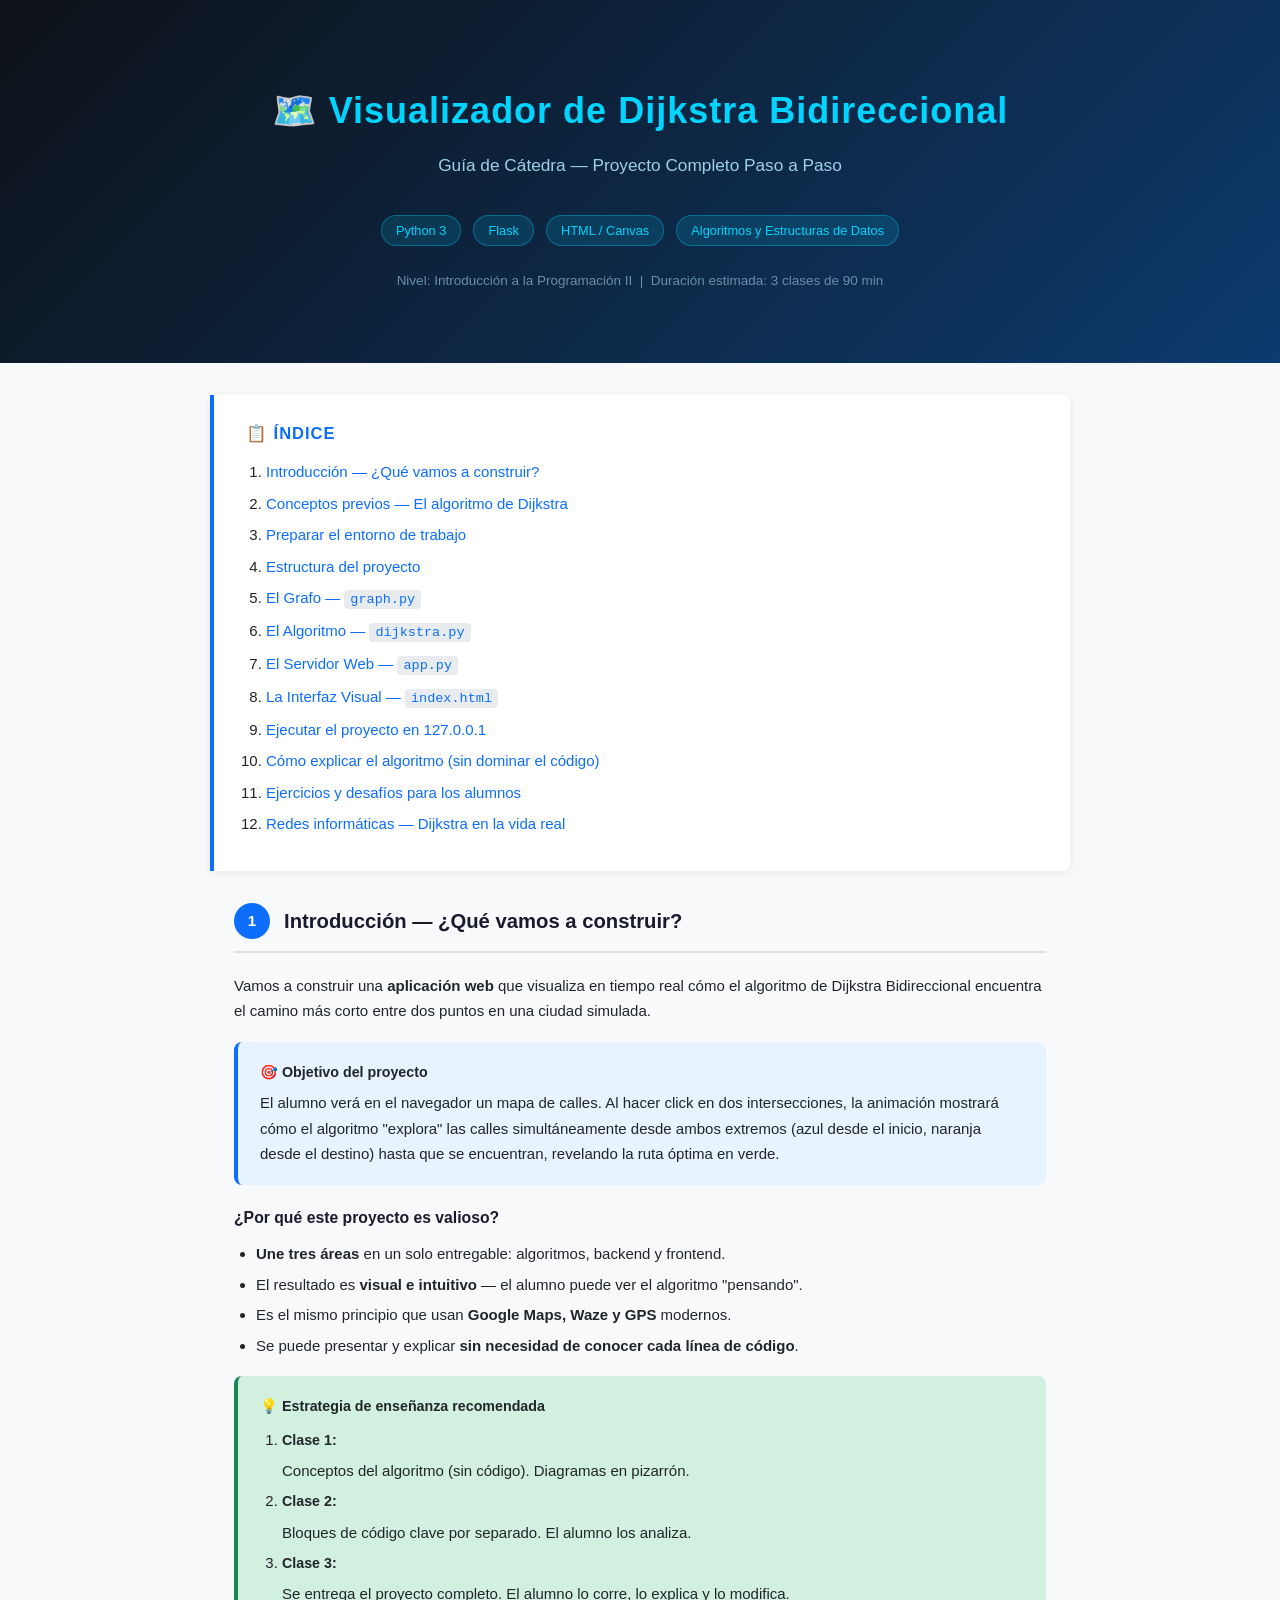
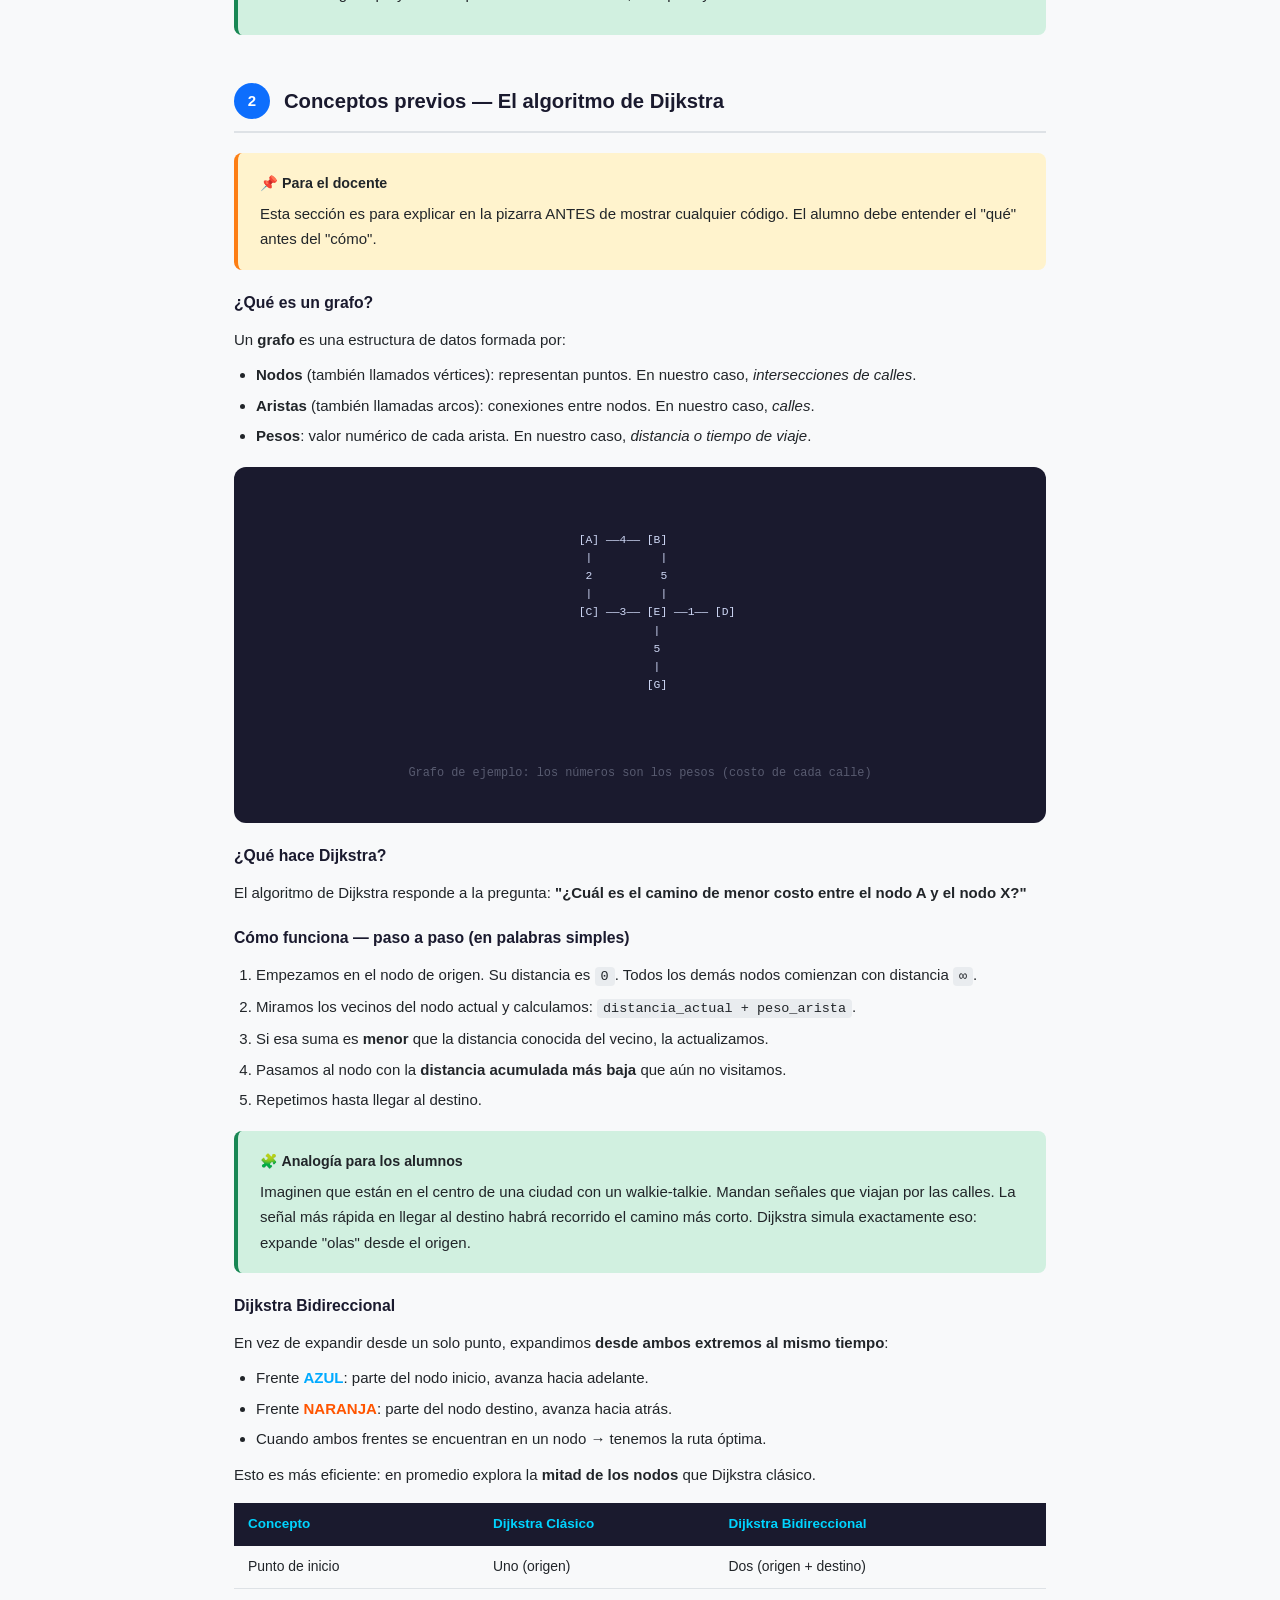
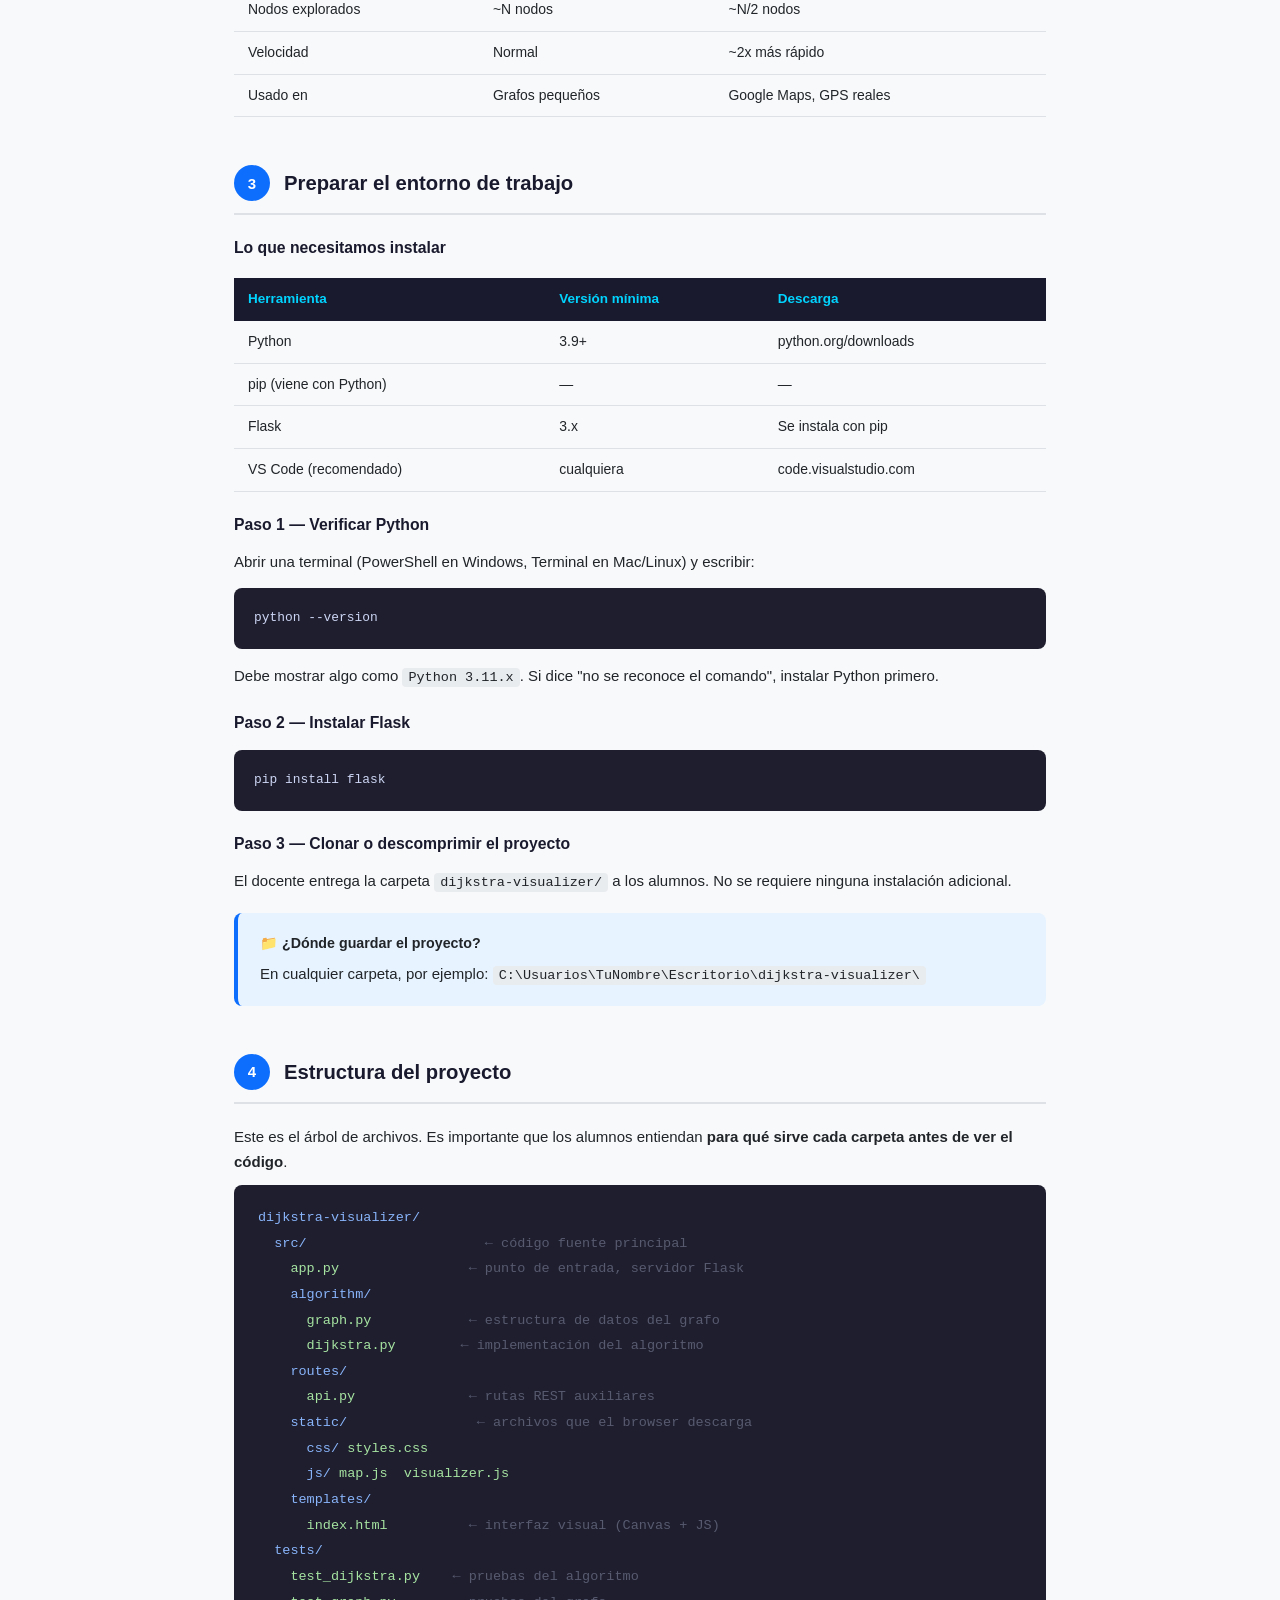
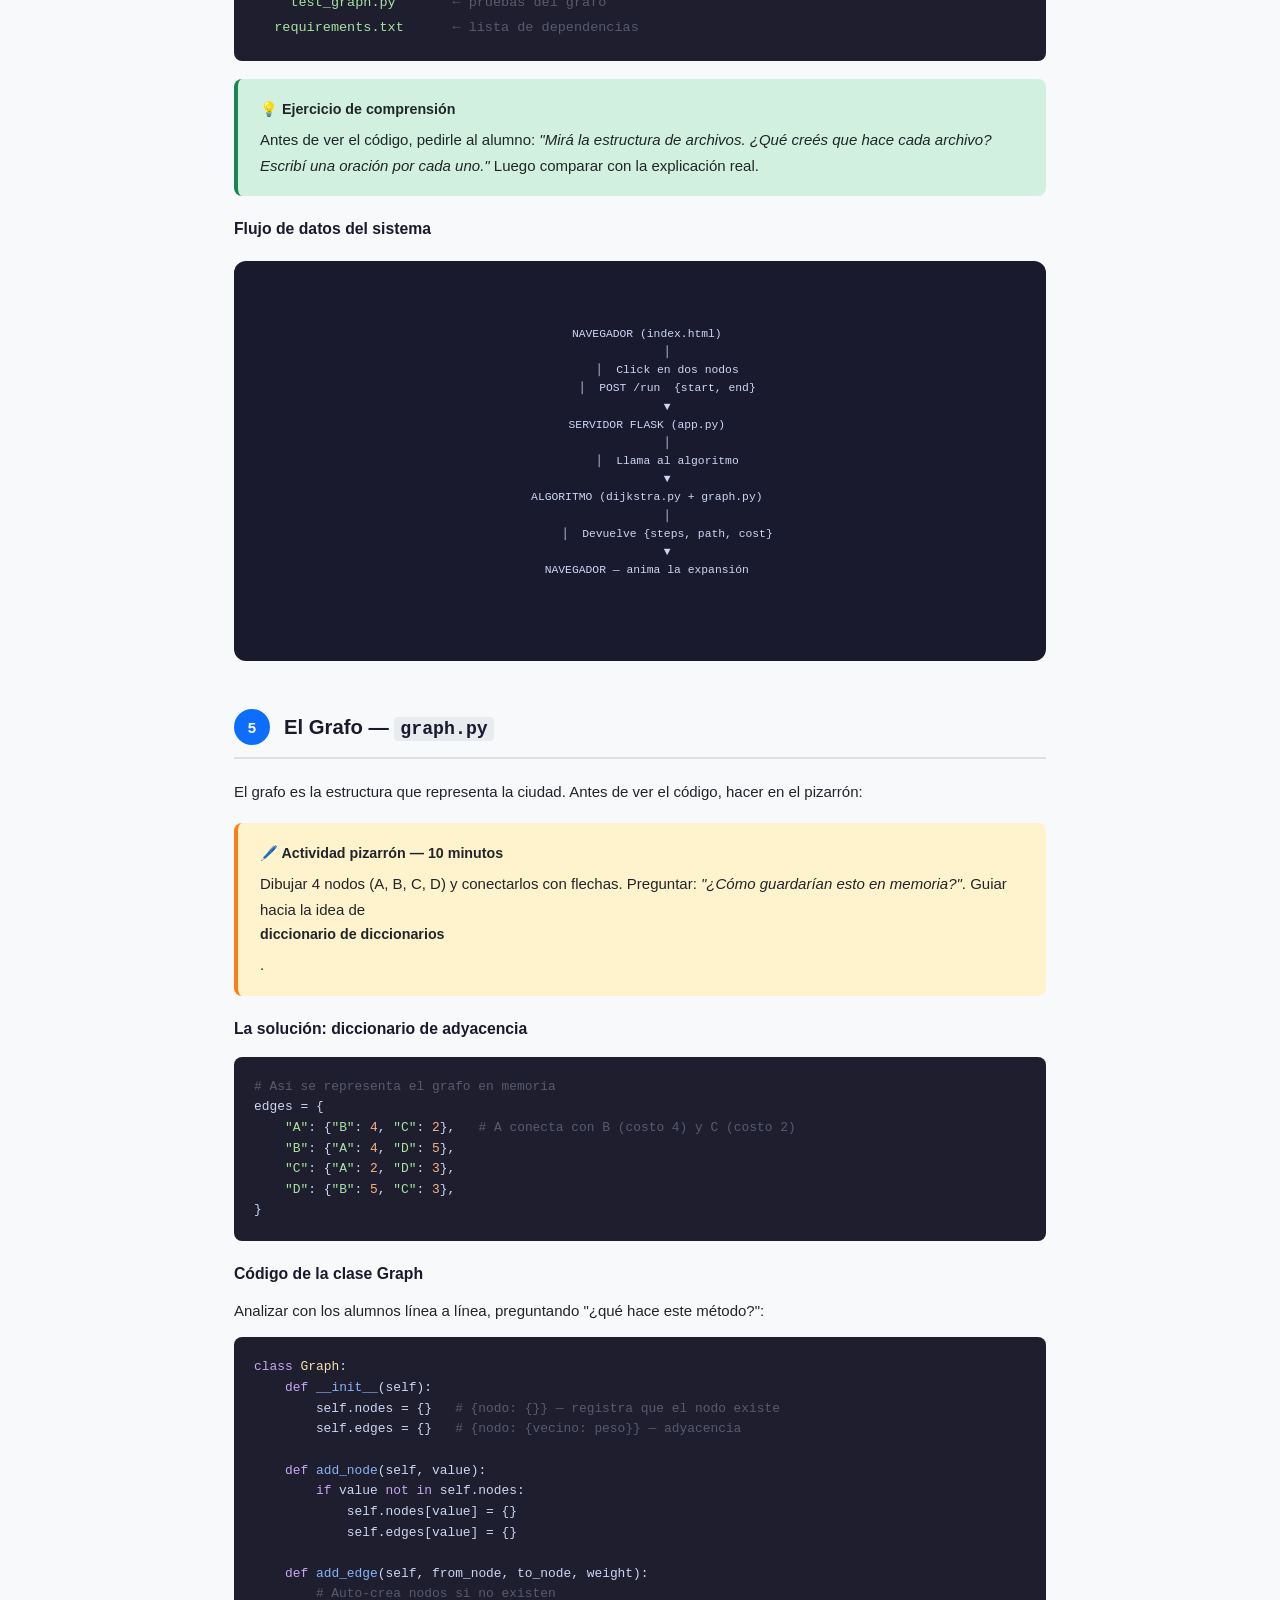
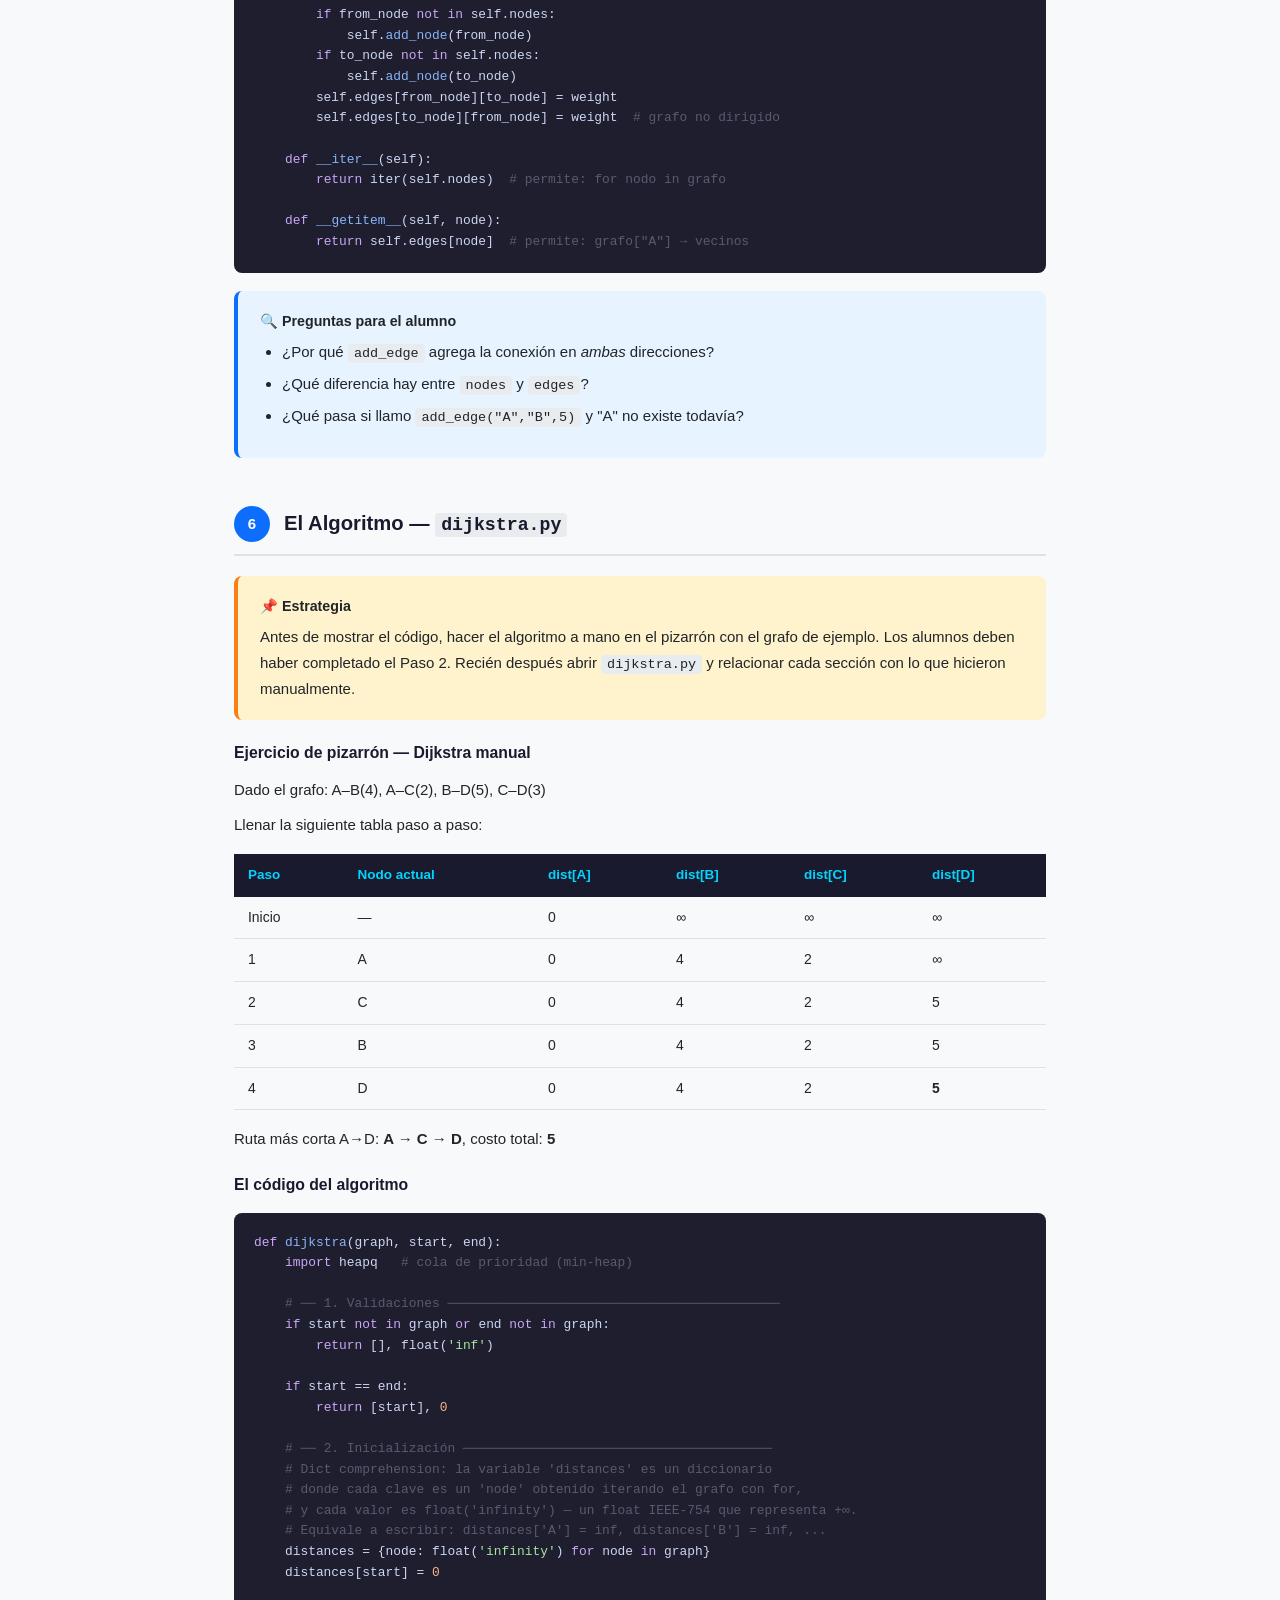
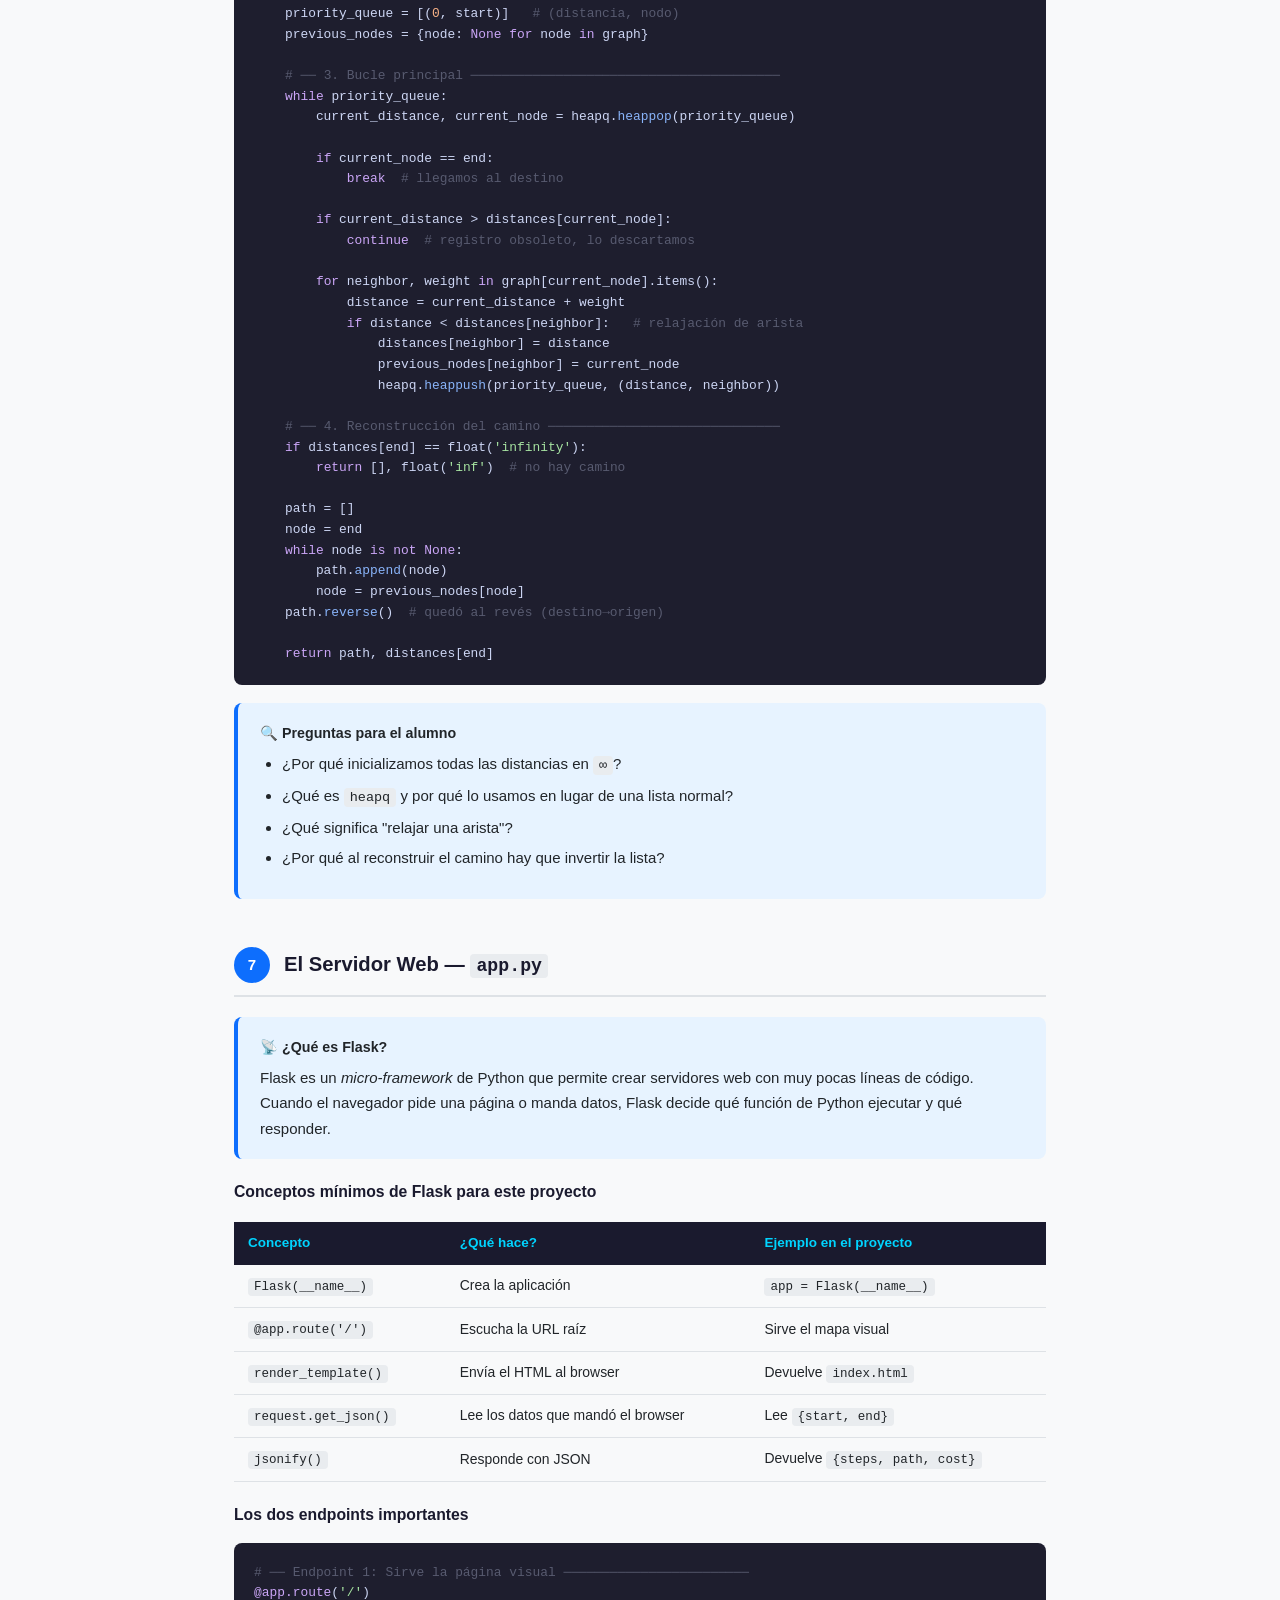
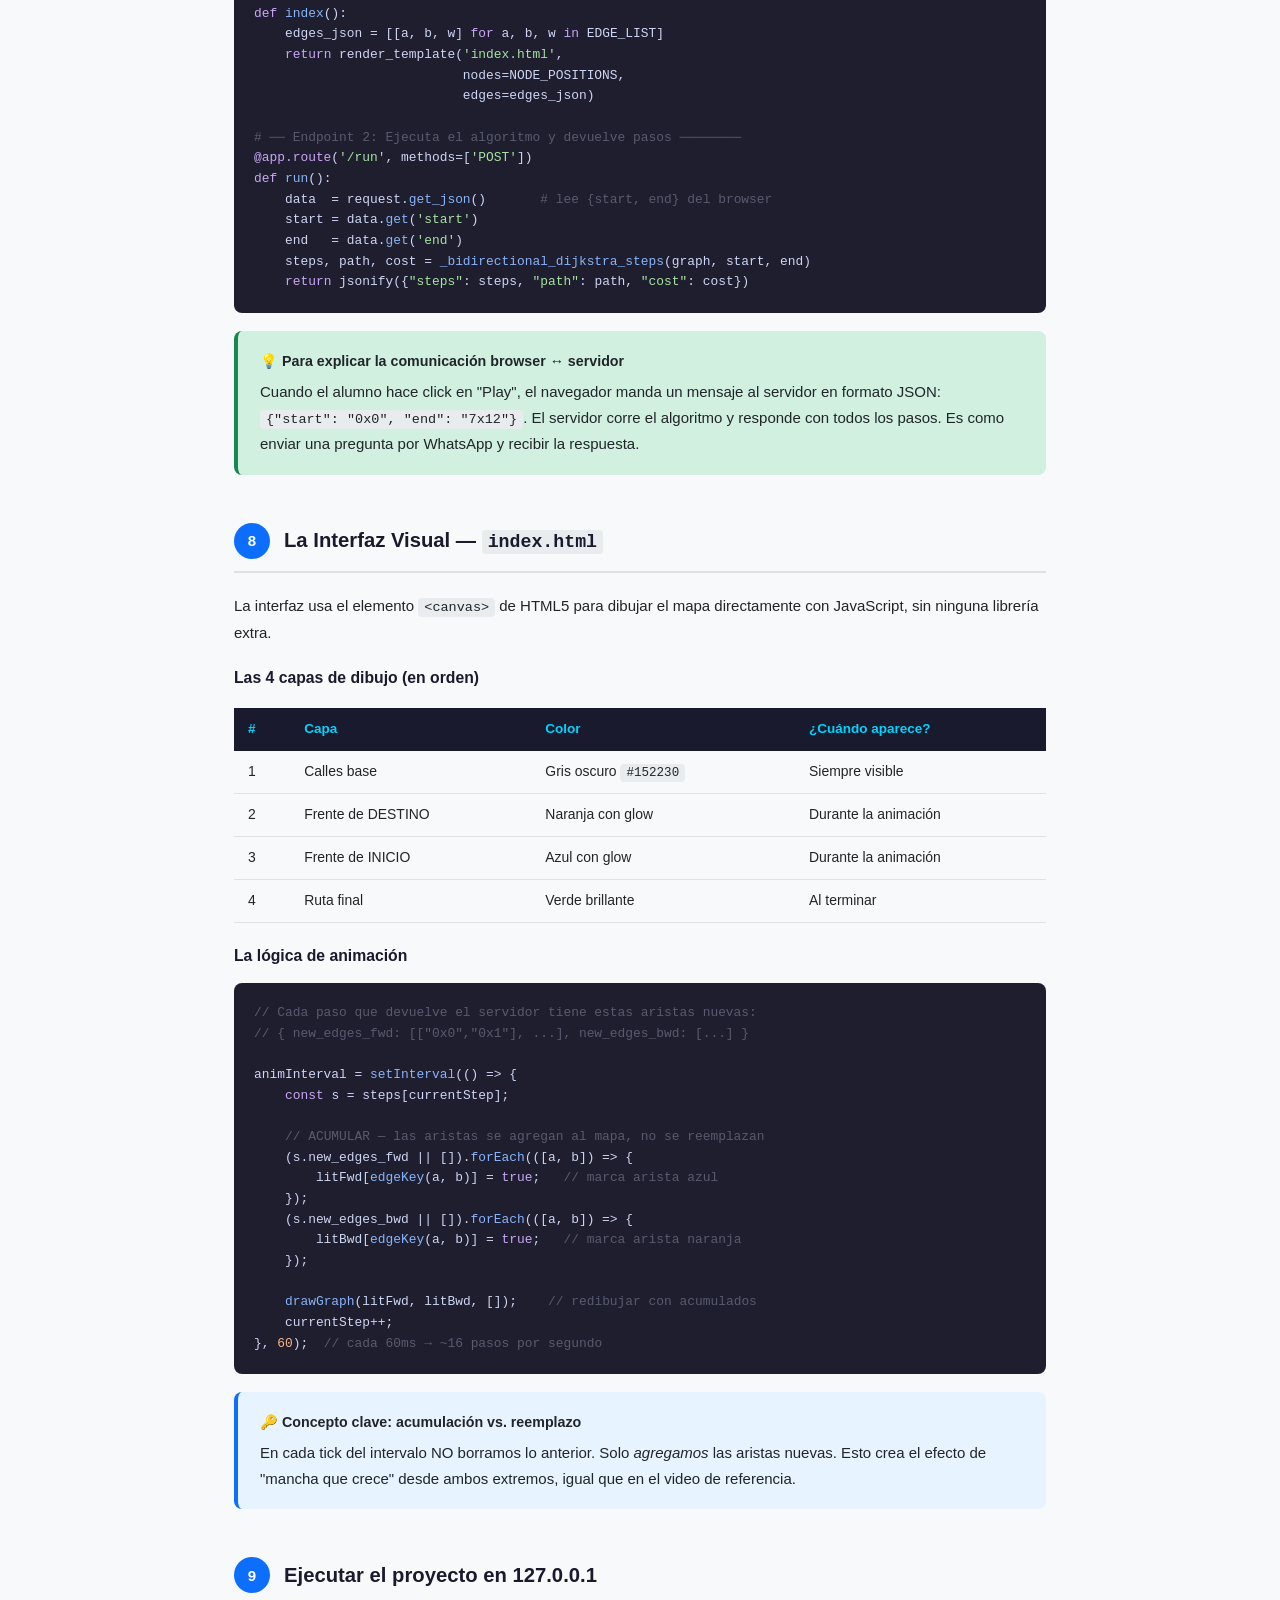
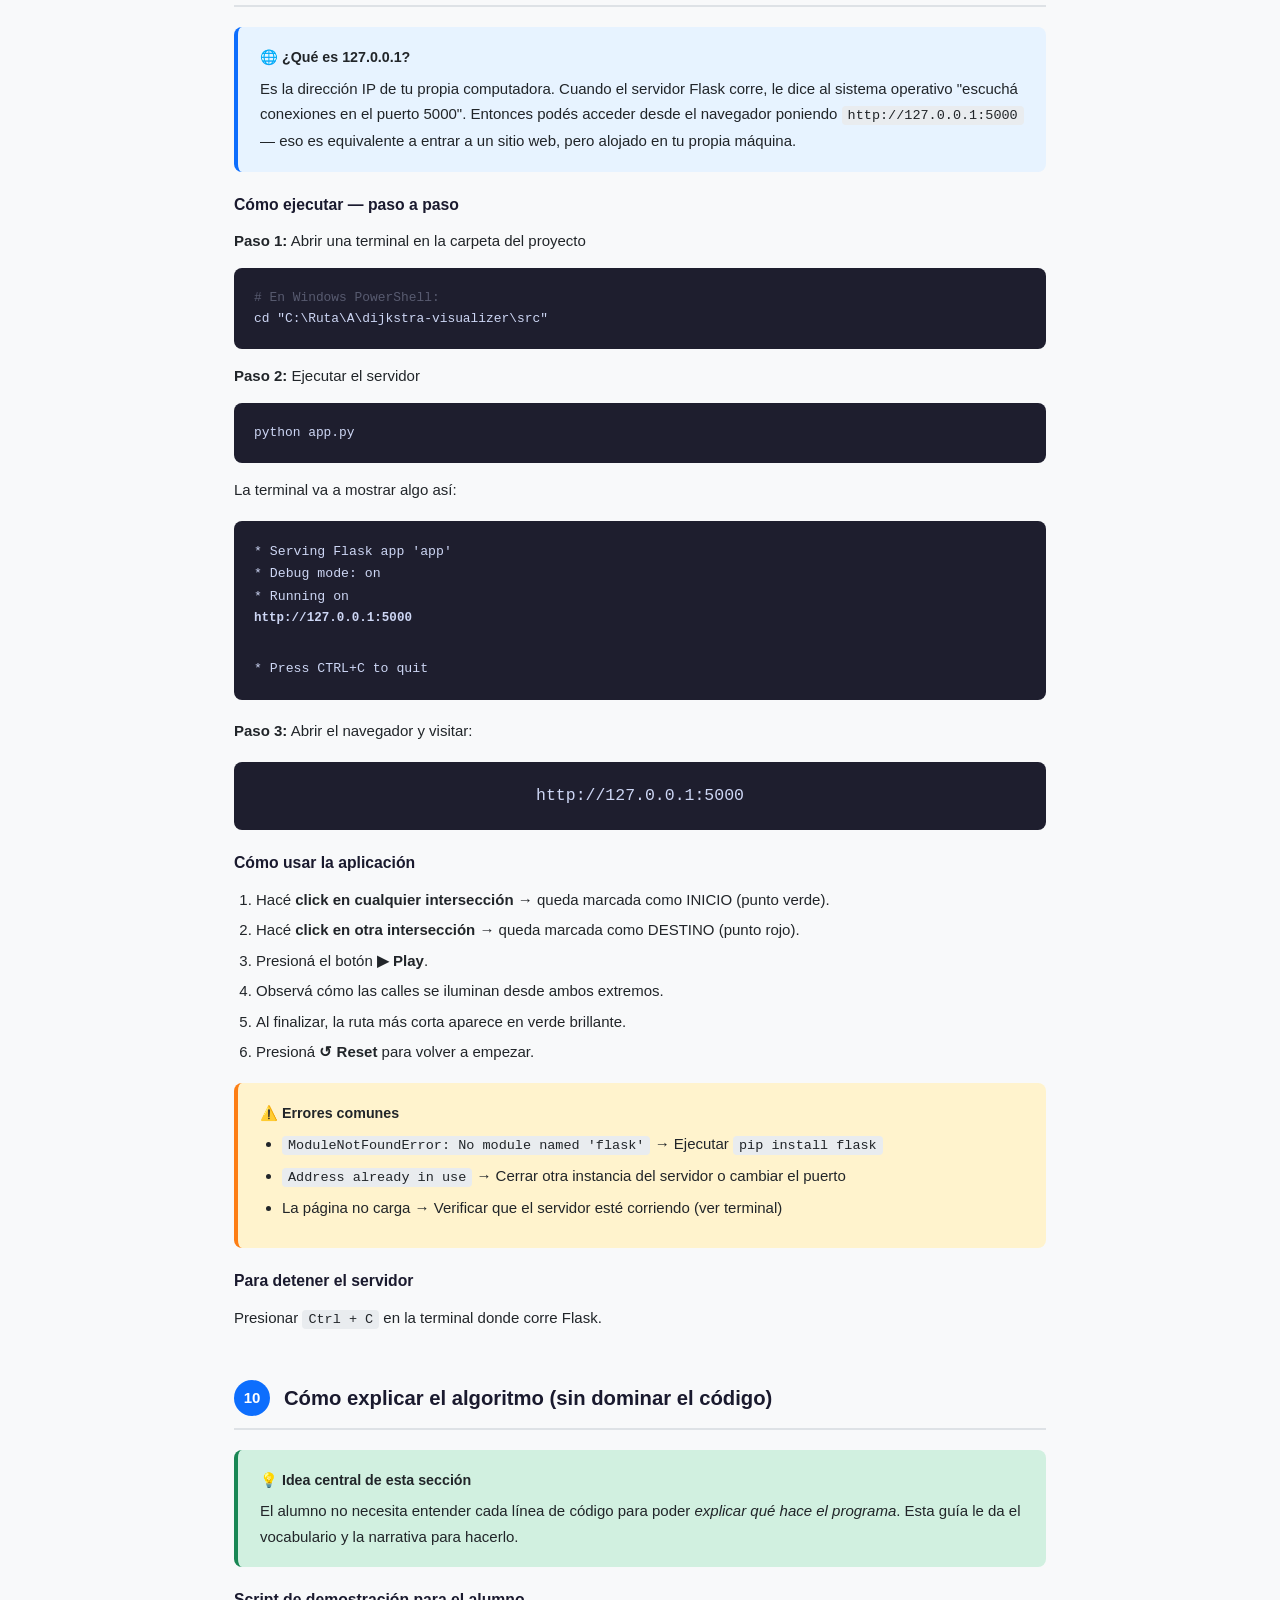
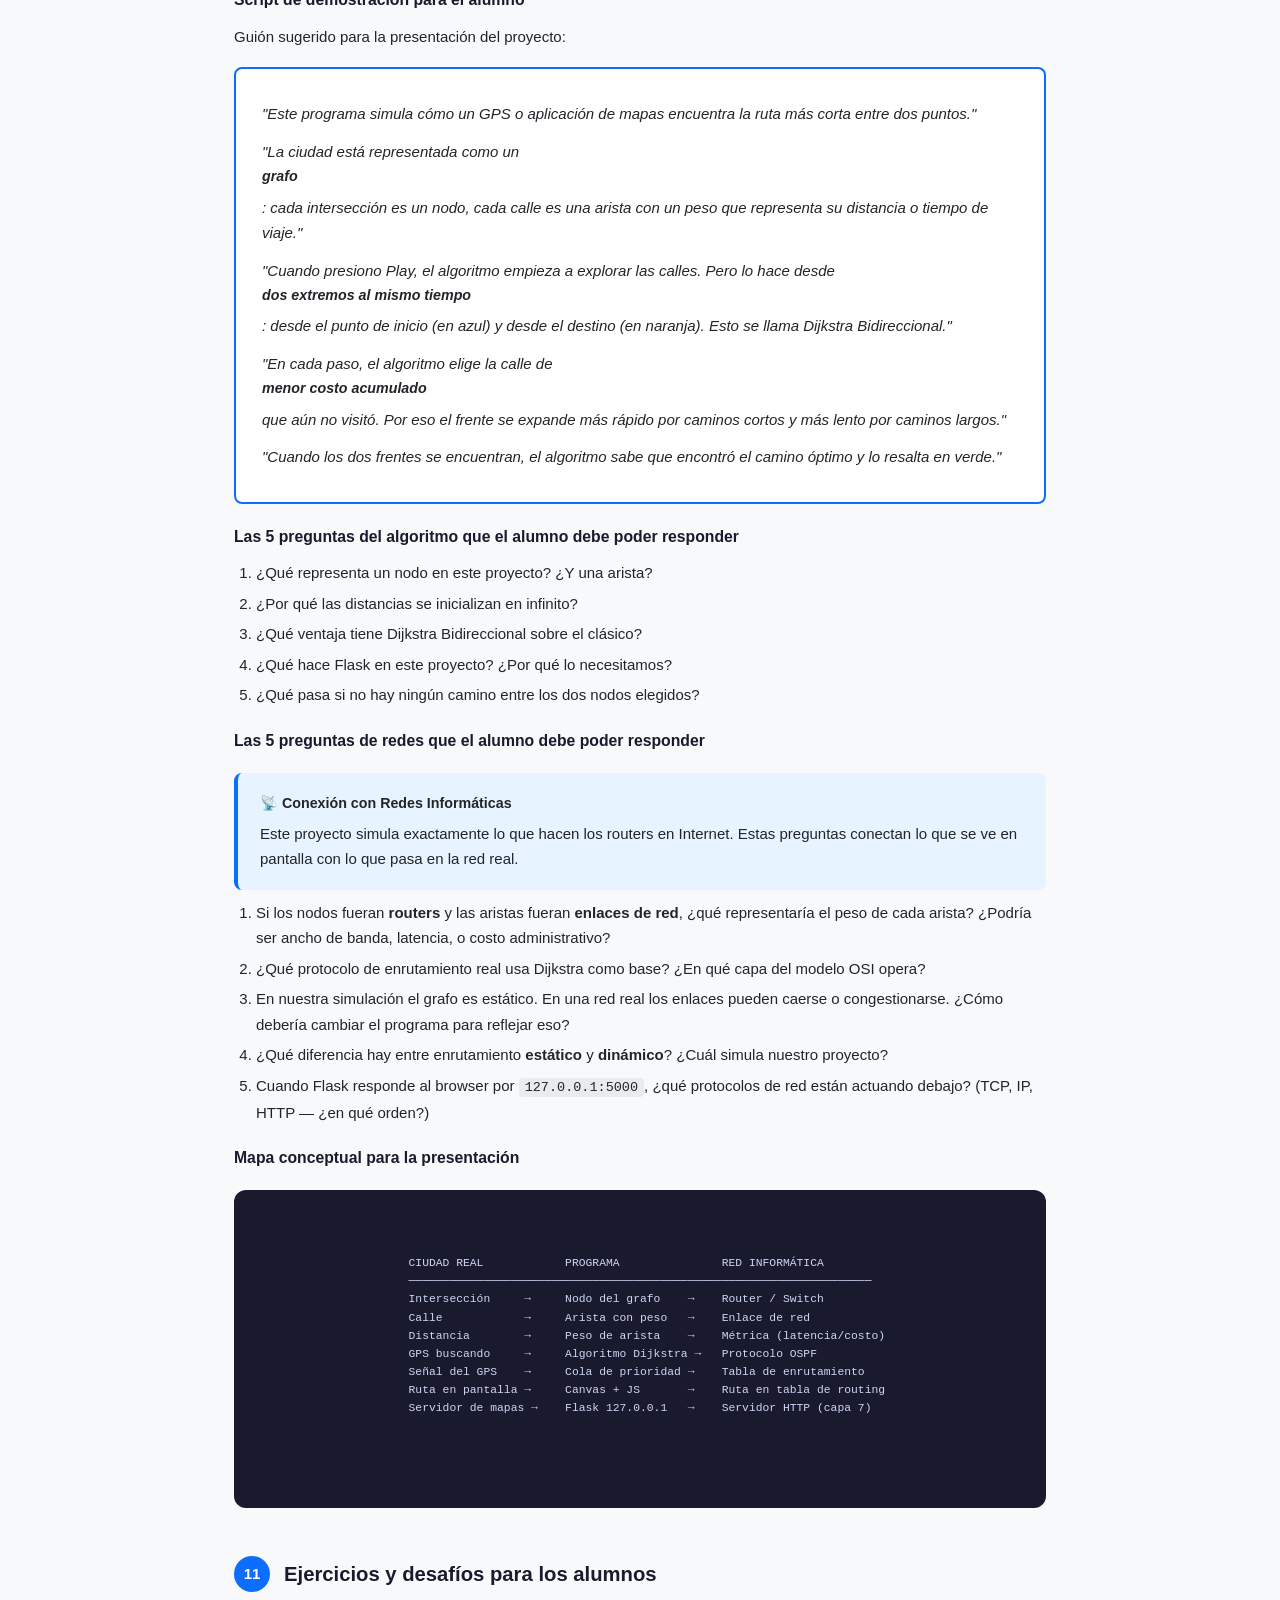
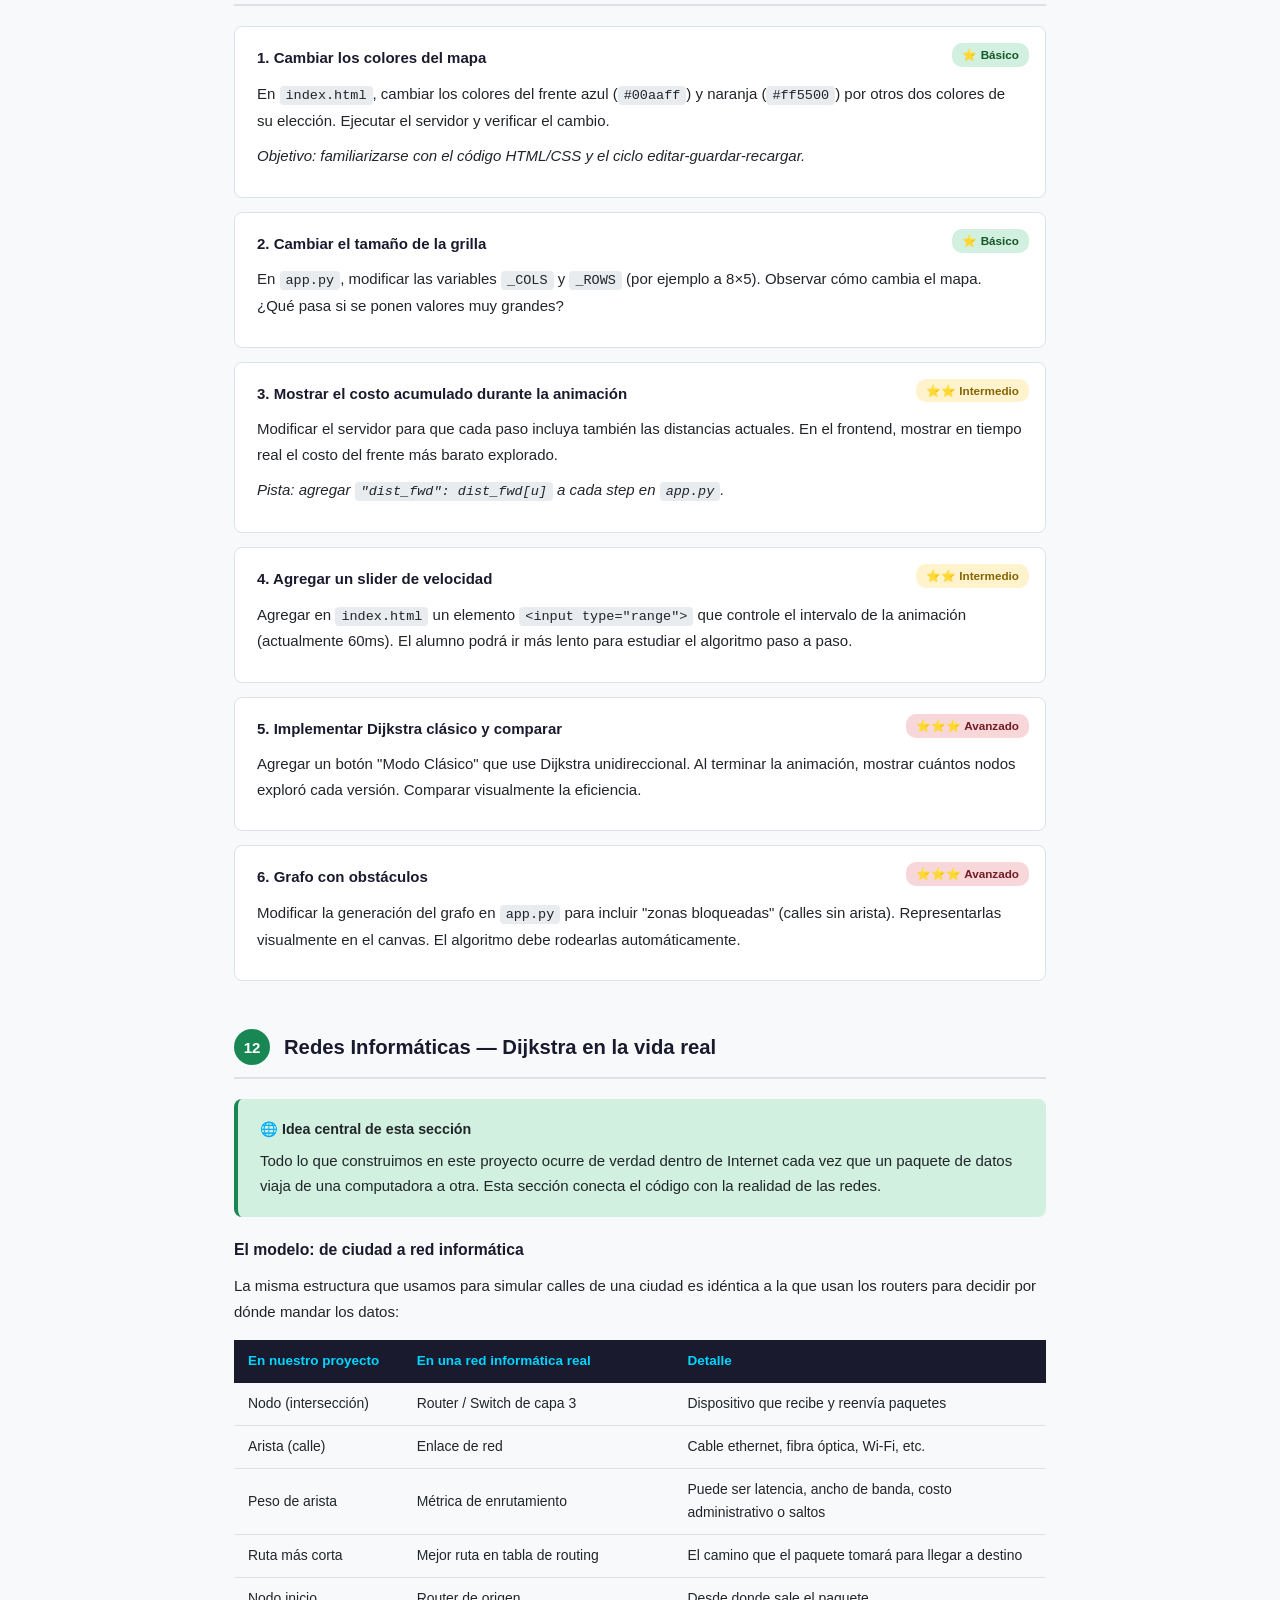
<file: dijkstra-visualizer/guia_catedra.html>
<!DOCTYPE html>
<html lang="es">
<head>
<meta charset="UTF-8">
<title>Guía de Cátedra — Visualizador de Dijkstra Bidireccional</title>
<style>
  :root {
    --azul:    #0d6efd;
    --verde:   #198754;
    --naranja: #fd7e14;
    --rojo:    #dc3545;
    --gris:    #6c757d;
    --fondo:   #f8f9fa;
    --codigo:  #1e1e2e;
  }
  * { box-sizing: border-box; margin: 0; padding: 0; }
  body {
    font-family: 'Segoe UI', Arial, sans-serif;
    background: var(--fondo);
    color: #212529;
    line-height: 1.7;
    font-size: 15px;
  }

  /* ── PORTADA ── */
  .cover {
    background: linear-gradient(135deg, #0d1117 0%, #0d3b6e 100%);
    color: #fff;
    text-align: center;
    padding: 80px 40px 60px;
  }
  .cover h1 { font-size: 2.4em; margin-bottom: 10px; color: #00d4ff; letter-spacing: 1px; }
  .cover .sub { font-size: 1.15em; color: #a0cfe8; margin-bottom: 30px; }
  .cover .meta { font-size: 0.9em; color: #6a8fa8; }
  .badge {
    display: inline-block;
    background: #00d4ff22;
    border: 1px solid #00d4ff55;
    color: #00d4ff;
    border-radius: 20px;
    padding: 4px 14px;
    margin: 4px;
    font-size: 0.85em;
  }

  /* ── NAVEGACIÓN ── */
  .toc {
    background: #fff;
    border-left: 4px solid var(--azul);
    padding: 24px 32px;
    margin: 32px auto;
    max-width: 860px;
    border-radius: 0 8px 8px 0;
    box-shadow: 0 2px 8px #0001;
  }
  .toc h2 { color: var(--azul); margin-bottom: 12px; font-size: 1.1em; text-transform: uppercase; letter-spacing: 1px; }
  .toc ol { padding-left: 20px; }
  .toc li { margin: 6px 0; }
  .toc a { color: var(--azul); text-decoration: none; }
  .toc a:hover { text-decoration: underline; }

  /* ── SECCIONES ── */
  .section {
    max-width: 860px;
    margin: 0 auto 48px;
    padding: 0 24px;
  }
  .section-header {
    display: flex;
    align-items: center;
    gap: 14px;
    margin-bottom: 20px;
    border-bottom: 2px solid #dee2e6;
    padding-bottom: 12px;
  }
  .step-num {
    background: var(--azul);
    color: #fff;
    border-radius: 50%;
    width: 36px; height: 36px;
    display: flex; align-items: center; justify-content: center;
    font-weight: bold; font-size: 1em; flex-shrink: 0;
  }
  .section-header h2 { font-size: 1.35em; color: #1a1a2e; }

  /* ── CAJAS ── */
  .box {
    border-radius: 8px;
    padding: 18px 22px;
    margin: 18px 0;
  }
  .box-info    { background: #e7f3ff; border-left: 4px solid var(--azul);    }
  .box-tip     { background: #d1f0e0; border-left: 4px solid var(--verde);   }
  .box-warn    { background: #fff3cd; border-left: 4px solid var(--naranja); }
  .box-act     { background: #f8d7da; border-left: 4px solid var(--rojo);    }
  .box-dark    { background: #1e1e2e; color: #cdd6f4; border-radius: 8px; padding: 20px; font-family: 'Consolas', monospace; font-size: 0.88em; overflow-x: auto; }
  .box strong  { display: block; margin-bottom: 6px; font-size: 0.95em; }

  /* ── CÓDIGO ── */
  pre {
    background: var(--codigo);
    color: #cdd6f4;
    border-radius: 8px;
    padding: 20px;
    overflow-x: auto;
    font-family: 'Consolas', 'Courier New', monospace;
    font-size: 0.86em;
    line-height: 1.6;
    margin: 14px 0;
  }
  code { font-family: 'Consolas', monospace; background: #e9ecef; padding: 2px 6px; border-radius: 4px; font-size: 0.9em; }
  .kw   { color: #cba6f7; }  /* keyword */
  .fn   { color: #89b4fa; }  /* function */
  .str  { color: #a6e3a1; }  /* string */
  .cm   { color: #585b70; }  /* comment */
  .num  { color: #fab387; }  /* number */
  .cls  { color: #f9e2af; }  /* class */

  /* ── TABLA ── */
  table { width: 100%; border-collapse: collapse; margin: 16px 0; }
  th { background: #1a1a2e; color: #00d4ff; padding: 10px 14px; text-align: left; font-size: 0.9em; }
  td { padding: 9px 14px; border-bottom: 1px solid #dee2e6; font-size: 0.93em; }
  tr:hover td { background: #f1f3f5; }

  /* ── ESTRUCTURA DE ARCHIVOS ── */
  .filetree {
    background: #1e1e2e;
    color: #cdd6f4;
    border-radius: 8px;
    padding: 20px 24px;
    font-family: monospace;
    font-size: 0.9em;
    line-height: 1.9;
  }
  .filetree .dir  { color: #89b4fa; }
  .filetree .file { color: #a6e3a1; }
  .filetree .note { color: #585b70; }

  /* ── DIAGRAMA ── */
  .diagram {
    background: #1a1a2e;
    border-radius: 12px;
    padding: 30px;
    text-align: center;
    margin: 18px 0;
    color: #cdd6f4;
    font-family: monospace;
    font-size: 0.88em;
    overflow-x: auto;
  }
  .diagram svg { max-width: 100%; }

  /* ── EJERCICIOS ── */
  .ejercicio {
    background: #fff;
    border: 1px solid #dee2e6;
    border-radius: 8px;
    padding: 18px 22px;
    margin: 14px 0;
    position: relative;
  }
  .ejercicio .nivel {
    position: absolute; top: 16px; right: 16px;
    font-size: 0.78em; font-weight: bold;
    padding: 2px 10px; border-radius: 10px;
  }
  .nivel-basico    { background: #d1f0e0; color: #155724; }
  .nivel-medio     { background: #fff3cd; color: #856404; }
  .nivel-avanzado  { background: #f8d7da; color: #721c24; }
  .ejercicio h4    { margin-bottom: 8px; color: #1a1a2e; }

  /* ── FOOTER ── */
  footer {
    text-align: center;
    padding: 40px;
    color: var(--gris);
    font-size: 0.85em;
    border-top: 1px solid #dee2e6;
    margin-top: 60px;
  }

  h3 { margin: 20px 0 10px; color: #1a1a2e; font-size: 1.05em; }
  p  { margin: 10px 0; }
  ul, ol { padding-left: 22px; margin: 10px 0; }
  li { margin: 5px 0; }

  @media print {
    .cover { -webkit-print-color-adjust: exact; print-color-adjust: exact; }
    pre, .box-dark, .filetree, .diagram { -webkit-print-color-adjust: exact; print-color-adjust: exact; }
  }
</style>
</head>
<body>

<!-- ═══════════════════════════════════════════════════════════════════════ PORTADA -->
<div class="cover">
  <h1>🗺️ Visualizador de Dijkstra Bidireccional</h1>
  <p class="sub">Guía de Cátedra — Proyecto Completo Paso a Paso</p>
  <p style="margin:20px 0">
    <span class="badge">Python 3</span>
    <span class="badge">Flask</span>
    <span class="badge">HTML / Canvas</span>
    <span class="badge">Algoritmos y Estructuras de Datos</span>
  </p>
  <p class="meta">Nivel: Introducción a la Programación II &nbsp;|&nbsp; Duración estimada: 3 clases de 90 min</p>
</div>

<!-- ═══════════════════════════════════════════════════════════════════════ ÍNDICE -->
<div class="toc">
  <h2>📋 Índice</h2>
  <ol>
    <li><a href="#s1">Introducción — ¿Qué vamos a construir?</a></li>
    <li><a href="#s2">Conceptos previos — El algoritmo de Dijkstra</a></li>
    <li><a href="#s3">Preparar el entorno de trabajo</a></li>
    <li><a href="#s4">Estructura del proyecto</a></li>
    <li><a href="#s5">El Grafo — <code>graph.py</code></a></li>
    <li><a href="#s6">El Algoritmo — <code>dijkstra.py</code></a></li>
    <li><a href="#s7">El Servidor Web — <code>app.py</code></a></li>
    <li><a href="#s8">La Interfaz Visual — <code>index.html</code></a></li>
    <li><a href="#s9">Ejecutar el proyecto en 127.0.0.1</a></li>
    <li><a href="#s10">Cómo explicar el algoritmo (sin dominar el código)</a></li>
    <li><a href="#s11">Ejercicios y desafíos para los alumnos</a></li>
    <li><a href="#s12">Redes informáticas — Dijkstra en la vida real</a></li>
  </ol>
</div>

<!-- ═══════════════════════════════════════════════════════════════════════ S1 -->
<div class="section" id="s1">
  <div class="section-header">
    <div class="step-num">1</div>
    <h2>Introducción — ¿Qué vamos a construir?</h2>
  </div>

  <p>Vamos a construir una <strong>aplicación web</strong> que visualiza en tiempo real cómo el algoritmo de Dijkstra Bidireccional encuentra el camino más corto entre dos puntos en una ciudad simulada.</p>

  <div class="box box-info">
    <strong>🎯 Objetivo del proyecto</strong>
    El alumno verá en el navegador un mapa de calles. Al hacer click en dos intersecciones, la animación mostrará cómo el algoritmo "explora" las calles simultáneamente desde ambos extremos (azul desde el inicio, naranja desde el destino) hasta que se encuentran, revelando la ruta óptima en verde.
  </div>

  <h3>¿Por qué este proyecto es valioso?</h3>
  <ul>
    <li><strong>Une tres áreas</strong> en un solo entregable: algoritmos, backend y frontend.</li>
    <li>El resultado es <strong>visual e intuitivo</strong> — el alumno puede ver el algoritmo "pensando".</li>
    <li>Es el mismo principio que usan <strong>Google Maps, Waze y GPS</strong> modernos.</li>
    <li>Se puede presentar y explicar <strong>sin necesidad de conocer cada línea de código</strong>.</li>
  </ul>

  <div class="box box-tip">
    <strong>💡 Estrategia de enseñanza recomendada</strong>
    <ol style="margin-top:8px">
      <li><strong>Clase 1:</strong> Conceptos del algoritmo (sin código). Diagramas en pizarrón.</li>
      <li><strong>Clase 2:</strong> Bloques de código clave por separado. El alumno los analiza.</li>
      <li><strong>Clase 3:</strong> Se entrega el proyecto completo. El alumno lo corre, lo explica y lo modifica.</li>
    </ol>
  </div>
</div>

<!-- ═══════════════════════════════════════════════════════════════════════ S2 -->
<div class="section" id="s2">
  <div class="section-header">
    <div class="step-num">2</div>
    <h2>Conceptos previos — El algoritmo de Dijkstra</h2>
  </div>

  <div class="box box-warn">
    <strong>📌 Para el docente</strong>
    Esta sección es para explicar en la pizarra ANTES de mostrar cualquier código. El alumno debe entender el "qué" antes del "cómo".
  </div>

  <h3>¿Qué es un grafo?</h3>
  <p>Un <strong>grafo</strong> es una estructura de datos formada por:</p>
  <ul>
    <li><strong>Nodos</strong> (también llamados vértices): representan puntos. En nuestro caso, <em>intersecciones de calles</em>.</li>
    <li><strong>Aristas</strong> (también llamadas arcos): conexiones entre nodos. En nuestro caso, <em>calles</em>.</li>
    <li><strong>Pesos</strong>: valor numérico de cada arista. En nuestro caso, <em>distancia o tiempo de viaje</em>.</li>
  </ul>

  <div class="diagram">
    <pre style="background:transparent;color:#cdd6f4;text-align:left;display:inline-block">
     [A] ——4—— [B]
      |          |
      2          5
      |          |
     [C] ——3—— [E] ——1—— [D]
                |
                5
                |
               [G]
    </pre>
    <p style="color:#585b70;margin-top:8px;font-size:0.9em">Grafo de ejemplo: los números son los pesos (costo de cada calle)</p>
  </div>

  <h3>¿Qué hace Dijkstra?</h3>
  <p>El algoritmo de Dijkstra responde a la pregunta: <strong>"¿Cuál es el camino de menor costo entre el nodo A y el nodo X?"</strong></p>

  <h3>Cómo funciona — paso a paso (en palabras simples)</h3>
  <ol>
    <li>Empezamos en el nodo de origen. Su distancia es <code>0</code>. Todos los demás nodos comienzan con distancia <code>∞</code>.</li>
    <li>Miramos los vecinos del nodo actual y calculamos: <code>distancia_actual + peso_arista</code>.</li>
    <li>Si esa suma es <strong>menor</strong> que la distancia conocida del vecino, la actualizamos.</li>
    <li>Pasamos al nodo con la <strong>distancia acumulada más baja</strong> que aún no visitamos.</li>
    <li>Repetimos hasta llegar al destino.</li>
  </ol>

  <div class="box box-tip">
    <strong>🧩 Analogía para los alumnos</strong>
    Imaginen que están en el centro de una ciudad con un walkie-talkie. Mandan señales que viajan por las calles. La señal más rápida en llegar al destino habrá recorrido el camino más corto. Dijkstra simula exactamente eso: expande "olas" desde el origen.
  </div>

  <h3>Dijkstra Bidireccional</h3>
  <p>En vez de expandir desde un solo punto, expandimos <strong>desde ambos extremos al mismo tiempo</strong>:</p>
  <ul>
    <li>Frente <span style="color:#00aaff;font-weight:bold">AZUL</span>: parte del nodo inicio, avanza hacia adelante.</li>
    <li>Frente <span style="color:#ff5500;font-weight:bold">NARANJA</span>: parte del nodo destino, avanza hacia atrás.</li>
    <li>Cuando ambos frentes se encuentran en un nodo → tenemos la ruta óptima.</li>
  </ul>
  <p>Esto es más eficiente: en promedio explora la <strong>mitad de los nodos</strong> que Dijkstra clásico.</p>

  <table>
    <tr><th>Concepto</th><th>Dijkstra Clásico</th><th>Dijkstra Bidireccional</th></tr>
    <tr><td>Punto de inicio</td><td>Uno (origen)</td><td>Dos (origen + destino)</td></tr>
    <tr><td>Nodos explorados</td><td>~N nodos</td><td>~N/2 nodos</td></tr>
    <tr><td>Velocidad</td><td>Normal</td><td>~2x más rápido</td></tr>
    <tr><td>Usado en</td><td>Grafos pequeños</td><td>Google Maps, GPS reales</td></tr>
  </table>
</div>

<!-- ═══════════════════════════════════════════════════════════════════════ S3 -->
<div class="section" id="s3">
  <div class="section-header">
    <div class="step-num">3</div>
    <h2>Preparar el entorno de trabajo</h2>
  </div>

  <h3>Lo que necesitamos instalar</h3>
  <table>
    <tr><th>Herramienta</th><th>Versión mínima</th><th>Descarga</th></tr>
    <tr><td>Python</td><td>3.9+</td><td>python.org/downloads</td></tr>
    <tr><td>pip (viene con Python)</td><td>—</td><td>—</td></tr>
    <tr><td>Flask</td><td>3.x</td><td>Se instala con pip</td></tr>
    <tr><td>VS Code (recomendado)</td><td>cualquiera</td><td>code.visualstudio.com</td></tr>
  </table>

  <h3>Paso 1 — Verificar Python</h3>
  <p>Abrir una terminal (PowerShell en Windows, Terminal en Mac/Linux) y escribir:</p>
<pre>python --version</pre>
  <p>Debe mostrar algo como <code>Python 3.11.x</code>. Si dice "no se reconoce el comando", instalar Python primero.</p>

  <h3>Paso 2 — Instalar Flask</h3>
<pre>pip install flask</pre>

  <h3>Paso 3 — Clonar o descomprimir el proyecto</h3>
  <p>El docente entrega la carpeta <code>dijkstra-visualizer/</code> a los alumnos. No se requiere ninguna instalación adicional.</p>

  <div class="box box-info">
    <strong>📁 ¿Dónde guardar el proyecto?</strong>
    En cualquier carpeta, por ejemplo: <code>C:\Usuarios\TuNombre\Escritorio\dijkstra-visualizer\</code>
  </div>
</div>

<!-- ═══════════════════════════════════════════════════════════════════════ S4 -->
<div class="section" id="s4">
  <div class="section-header">
    <div class="step-num">4</div>
    <h2>Estructura del proyecto</h2>
  </div>

  <p>Este es el árbol de archivos. Es importante que los alumnos entiendan <strong>para qué sirve cada carpeta antes de ver el código</strong>.</p>

  <div class="filetree">
    <span class="dir">dijkstra-visualizer/</span><br>
    &nbsp;&nbsp;<span class="dir">src/</span>&nbsp;&nbsp;&nbsp;&nbsp;&nbsp;&nbsp;&nbsp;&nbsp;&nbsp;&nbsp;&nbsp;&nbsp;&nbsp;&nbsp;&nbsp;&nbsp;&nbsp;&nbsp;&nbsp;&nbsp;&nbsp;&nbsp;<span class="note">← código fuente principal</span><br>
    &nbsp;&nbsp;&nbsp;&nbsp;<span class="file">app.py</span>&nbsp;&nbsp;&nbsp;&nbsp;&nbsp;&nbsp;&nbsp;&nbsp;&nbsp;&nbsp;&nbsp;&nbsp;&nbsp;&nbsp;&nbsp;&nbsp;<span class="note">← punto de entrada, servidor Flask</span><br>
    &nbsp;&nbsp;&nbsp;&nbsp;<span class="dir">algorithm/</span><br>
    &nbsp;&nbsp;&nbsp;&nbsp;&nbsp;&nbsp;<span class="file">graph.py</span>&nbsp;&nbsp;&nbsp;&nbsp;&nbsp;&nbsp;&nbsp;&nbsp;&nbsp;&nbsp;&nbsp;&nbsp;<span class="note">← estructura de datos del grafo</span><br>
    &nbsp;&nbsp;&nbsp;&nbsp;&nbsp;&nbsp;<span class="file">dijkstra.py</span>&nbsp;&nbsp;&nbsp;&nbsp;&nbsp;&nbsp;&nbsp;&nbsp;<span class="note">← implementación del algoritmo</span><br>
    &nbsp;&nbsp;&nbsp;&nbsp;<span class="dir">routes/</span><br>
    &nbsp;&nbsp;&nbsp;&nbsp;&nbsp;&nbsp;<span class="file">api.py</span>&nbsp;&nbsp;&nbsp;&nbsp;&nbsp;&nbsp;&nbsp;&nbsp;&nbsp;&nbsp;&nbsp;&nbsp;&nbsp;&nbsp;<span class="note">← rutas REST auxiliares</span><br>
    &nbsp;&nbsp;&nbsp;&nbsp;<span class="dir">static/</span>&nbsp;&nbsp;&nbsp;&nbsp;&nbsp;&nbsp;&nbsp;&nbsp;&nbsp;&nbsp;&nbsp;&nbsp;&nbsp;&nbsp;&nbsp;&nbsp;<span class="note">← archivos que el browser descarga</span><br>
    &nbsp;&nbsp;&nbsp;&nbsp;&nbsp;&nbsp;<span class="dir">css/</span> <span class="file">styles.css</span><br>
    &nbsp;&nbsp;&nbsp;&nbsp;&nbsp;&nbsp;<span class="dir">js/</span> <span class="file">map.js</span>&nbsp; <span class="file">visualizer.js</span><br>
    &nbsp;&nbsp;&nbsp;&nbsp;<span class="dir">templates/</span><br>
    &nbsp;&nbsp;&nbsp;&nbsp;&nbsp;&nbsp;<span class="file">index.html</span>&nbsp;&nbsp;&nbsp;&nbsp;&nbsp;&nbsp;&nbsp;&nbsp;&nbsp;&nbsp;<span class="note">← interfaz visual (Canvas + JS)</span><br>
    &nbsp;&nbsp;<span class="dir">tests/</span><br>
    &nbsp;&nbsp;&nbsp;&nbsp;<span class="file">test_dijkstra.py</span>&nbsp;&nbsp;&nbsp;&nbsp;<span class="note">← pruebas del algoritmo</span><br>
    &nbsp;&nbsp;&nbsp;&nbsp;<span class="file">test_graph.py</span>&nbsp;&nbsp;&nbsp;&nbsp;&nbsp;&nbsp;&nbsp;<span class="note">← pruebas del grafo</span><br>
    &nbsp;&nbsp;<span class="file">requirements.txt</span>&nbsp;&nbsp;&nbsp;&nbsp;&nbsp;&nbsp;<span class="note">← lista de dependencias</span>
  </div>

  <div class="box box-tip">
    <strong>💡 Ejercicio de comprensión</strong>
    Antes de ver el código, pedirle al alumno: <em>"Mirá la estructura de archivos. ¿Qué creés que hace cada archivo? Escribí una oración por cada uno."</em> Luego comparar con la explicación real.
  </div>

  <h3>Flujo de datos del sistema</h3>
  <div class="diagram">
    <pre style="background:transparent;color:#cdd6f4;text-align:center">
  NAVEGADOR (index.html)
        │
        │  Click en dos nodos
        │  POST /run  {start, end}
        ▼
  SERVIDOR FLASK (app.py)
        │
        │  Llama al algoritmo
        ▼
  ALGORITMO (dijkstra.py + graph.py)
        │
        │  Devuelve {steps, path, cost}
        ▼
  NAVEGADOR — anima la expansión
    </pre>
  </div>
</div>

<!-- ═══════════════════════════════════════════════════════════════════════ S5 -->
<div class="section" id="s5">
  <div class="section-header">
    <div class="step-num">5</div>
    <h2>El Grafo — <code>graph.py</code></h2>
  </div>

  <p>El grafo es la estructura que representa la ciudad. Antes de ver el código, hacer en el pizarrón:</p>

  <div class="box box-warn">
    <strong>🖊️ Actividad pizarrón — 10 minutos</strong>
    Dibujar 4 nodos (A, B, C, D) y conectarlos con flechas. Preguntar: <em>"¿Cómo guardarían esto en memoria?"</em>. Guiar hacia la idea de <strong>diccionario de diccionarios</strong>.
  </div>

  <h3>La solución: diccionario de adyacencia</h3>
<pre><span class="cm"># Así se representa el grafo en memoria</span>
edges = {
    <span class="str">"A"</span>: {<span class="str">"B"</span>: <span class="num">4</span>, <span class="str">"C"</span>: <span class="num">2</span>},   <span class="cm"># A conecta con B (costo 4) y C (costo 2)</span>
    <span class="str">"B"</span>: {<span class="str">"A"</span>: <span class="num">4</span>, <span class="str">"D"</span>: <span class="num">5</span>},
    <span class="str">"C"</span>: {<span class="str">"A"</span>: <span class="num">2</span>, <span class="str">"D"</span>: <span class="num">3</span>},
    <span class="str">"D"</span>: {<span class="str">"B"</span>: <span class="num">5</span>, <span class="str">"C"</span>: <span class="num">3</span>},
}</pre>

  <h3>Código de la clase Graph</h3>
  <p>Analizar con los alumnos línea a línea, preguntando "¿qué hace este método?":</p>
<pre><span class="kw">class</span> <span class="cls">Graph</span>:
    <span class="kw">def</span> <span class="fn">__init__</span>(self):
        self.nodes = {}   <span class="cm"># {nodo: {}} — registra que el nodo existe</span>
        self.edges = {}   <span class="cm"># {nodo: {vecino: peso}} — adyacencia</span>

    <span class="kw">def</span> <span class="fn">add_node</span>(self, value):
        <span class="kw">if</span> value <span class="kw">not in</span> self.nodes:
            self.nodes[value] = {}
            self.edges[value] = {}

    <span class="kw">def</span> <span class="fn">add_edge</span>(self, from_node, to_node, weight):
        <span class="cm"># Auto-crea nodos si no existen</span>
        <span class="kw">if</span> from_node <span class="kw">not in</span> self.nodes:
            self.<span class="fn">add_node</span>(from_node)
        <span class="kw">if</span> to_node <span class="kw">not in</span> self.nodes:
            self.<span class="fn">add_node</span>(to_node)
        self.edges[from_node][to_node] = weight
        self.edges[to_node][from_node] = weight  <span class="cm"># grafo no dirigido</span>

    <span class="kw">def</span> <span class="fn">__iter__</span>(self):
        <span class="kw">return</span> iter(self.nodes)  <span class="cm"># permite: for nodo in grafo</span>

    <span class="kw">def</span> <span class="fn">__getitem__</span>(self, node):
        <span class="kw">return</span> self.edges[node]  <span class="cm"># permite: grafo["A"] → vecinos</span></pre>

  <div class="box box-info">
    <strong>🔍 Preguntas para el alumno</strong>
    <ul style="margin-top:6px">
      <li>¿Por qué <code>add_edge</code> agrega la conexión en <em>ambas</em> direcciones?</li>
      <li>¿Qué diferencia hay entre <code>nodes</code> y <code>edges</code>?</li>
      <li>¿Qué pasa si llamo <code>add_edge("A","B",5)</code> y "A" no existe todavía?</li>
    </ul>
  </div>
</div>

<!-- ═══════════════════════════════════════════════════════════════════════ S6 -->
<div class="section" id="s6">
  <div class="section-header">
    <div class="step-num">6</div>
    <h2>El Algoritmo — <code>dijkstra.py</code></h2>
  </div>

  <div class="box box-warn">
    <strong>📌 Estrategia</strong>
    Antes de mostrar el código, hacer el algoritmo a mano en el pizarrón con el grafo de ejemplo. Los alumnos deben haber completado el Paso 2. Recién después abrir <code>dijkstra.py</code> y relacionar cada sección con lo que hicieron manualmente.
  </div>

  <h3>Ejercicio de pizarrón — Dijkstra manual</h3>
  <p>Dado el grafo: A–B(4), A–C(2), B–D(5), C–D(3)</p>
  <p>Llenar la siguiente tabla paso a paso:</p>
  <table>
    <tr><th>Paso</th><th>Nodo actual</th><th>dist[A]</th><th>dist[B]</th><th>dist[C]</th><th>dist[D]</th></tr>
    <tr><td>Inicio</td><td>—</td><td>0</td><td>∞</td><td>∞</td><td>∞</td></tr>
    <tr><td>1</td><td>A</td><td>0</td><td>4</td><td>2</td><td>∞</td></tr>
    <tr><td>2</td><td>C</td><td>0</td><td>4</td><td>2</td><td>5</td></tr>
    <tr><td>3</td><td>B</td><td>0</td><td>4</td><td>2</td><td>5</td></tr>
    <tr><td>4</td><td>D</td><td>0</td><td>4</td><td>2</td><td><strong>5</strong></td></tr>
  </table>
  <p>Ruta más corta A→D: <strong>A → C → D</strong>, costo total: <strong>5</strong></p>

  <h3>El código del algoritmo</h3>
<pre><span class="kw">def</span> <span class="fn">dijkstra</span>(graph, start, end):
    <span class="kw">import</span> heapq   <span class="cm"># cola de prioridad (min-heap)</span>

    <span class="cm"># ── 1. Validaciones ───────────────────────────────────────────</span>
    <span class="kw">if</span> start <span class="kw">not in</span> graph <span class="kw">or</span> end <span class="kw">not in</span> graph:
        <span class="kw">return</span> [], float(<span class="str">'inf'</span>)

    <span class="kw">if</span> start == end:
        <span class="kw">return</span> [start], <span class="num">0</span>

    <span class="cm"># ── 2. Inicialización ────────────────────────────────────────</span>
    <span class="cm"># Dict comprehension: la variable 'distances' es un diccionario</span>
    <span class="cm"># donde cada clave es un 'node' obtenido iterando el grafo con for,</span>
    <span class="cm"># y cada valor es float('infinity') — un float IEEE-754 que representa +∞.</span>
    <span class="cm"># Equivale a escribir: distances['A'] = inf, distances['B'] = inf, ...</span>
    distances = {node: float(<span class="str">'infinity'</span>) <span class="kw">for</span> node <span class="kw">in</span> graph}
    distances[start] = <span class="num">0</span>

    priority_queue = [(<span class="num">0</span>, start)]   <span class="cm"># (distancia, nodo)</span>
    previous_nodes = {node: <span class="kw">None</span> <span class="kw">for</span> node <span class="kw">in</span> graph}

    <span class="cm"># ── 3. Bucle principal ────────────────────────────────────────</span>
    <span class="kw">while</span> priority_queue:
        current_distance, current_node = heapq.<span class="fn">heappop</span>(priority_queue)

        <span class="kw">if</span> current_node == end:
            <span class="kw">break</span>  <span class="cm"># llegamos al destino</span>

        <span class="kw">if</span> current_distance > distances[current_node]:
            <span class="kw">continue</span>  <span class="cm"># registro obsoleto, lo descartamos</span>

        <span class="kw">for</span> neighbor, weight <span class="kw">in</span> graph[current_node].items():
            distance = current_distance + weight
            <span class="kw">if</span> distance < distances[neighbor]:   <span class="cm"># relajación de arista</span>
                distances[neighbor] = distance
                previous_nodes[neighbor] = current_node
                heapq.<span class="fn">heappush</span>(priority_queue, (distance, neighbor))

    <span class="cm"># ── 4. Reconstrucción del camino ──────────────────────────────</span>
    <span class="kw">if</span> distances[end] == float(<span class="str">'infinity'</span>):
        <span class="kw">return</span> [], float(<span class="str">'inf'</span>)  <span class="cm"># no hay camino</span>

    path = []
    node = end
    <span class="kw">while</span> node <span class="kw">is not None</span>:
        path.<span class="fn">append</span>(node)
        node = previous_nodes[node]
    path.<span class="fn">reverse</span>()  <span class="cm"># quedó al revés (destino→origen)</span>

    <span class="kw">return</span> path, distances[end]</pre>

  <div class="box box-info">
    <strong>🔍 Preguntas para el alumno</strong>
    <ul style="margin-top:6px">
      <li>¿Por qué inicializamos todas las distancias en <code>∞</code>?</li>
      <li>¿Qué es <code>heapq</code> y por qué lo usamos en lugar de una lista normal?</li>
      <li>¿Qué significa "relajar una arista"?</li>
      <li>¿Por qué al reconstruir el camino hay que invertir la lista?</li>
    </ul>
  </div>
</div>

<!-- ═══════════════════════════════════════════════════════════════════════ S7 -->
<div class="section" id="s7">
  <div class="section-header">
    <div class="step-num">7</div>
    <h2>El Servidor Web — <code>app.py</code></h2>
  </div>

  <div class="box box-info">
    <strong>📡 ¿Qué es Flask?</strong>
    Flask es un <em>micro-framework</em> de Python que permite crear servidores web con muy pocas líneas de código. Cuando el navegador pide una página o manda datos, Flask decide qué función de Python ejecutar y qué responder.
  </div>

  <h3>Conceptos mínimos de Flask para este proyecto</h3>
  <table>
    <tr><th>Concepto</th><th>¿Qué hace?</th><th>Ejemplo en el proyecto</th></tr>
    <tr><td><code>Flask(__name__)</code></td><td>Crea la aplicación</td><td><code>app = Flask(__name__)</code></td></tr>
    <tr><td><code>@app.route('/')</code></td><td>Escucha la URL raíz</td><td>Sirve el mapa visual</td></tr>
    <tr><td><code>render_template()</code></td><td>Envía el HTML al browser</td><td>Devuelve <code>index.html</code></td></tr>
    <tr><td><code>request.get_json()</code></td><td>Lee los datos que mandó el browser</td><td>Lee <code>{start, end}</code></td></tr>
    <tr><td><code>jsonify()</code></td><td>Responde con JSON</td><td>Devuelve <code>{steps, path, cost}</code></td></tr>
  </table>

  <h3>Los dos endpoints importantes</h3>
<pre><span class="cm"># ── Endpoint 1: Sirve la página visual ────────────────────────</span>
<span class="kw">@app.route</span>(<span class="str">'/'</span>)
<span class="kw">def</span> <span class="fn">index</span>():
    edges_json = [[a, b, w] <span class="kw">for</span> a, b, w <span class="kw">in</span> EDGE_LIST]
    <span class="kw">return</span> render_template(<span class="str">'index.html'</span>,
                           nodes=NODE_POSITIONS,
                           edges=edges_json)

<span class="cm"># ── Endpoint 2: Ejecuta el algoritmo y devuelve pasos ────────</span>
<span class="kw">@app.route</span>(<span class="str">'/run'</span>, methods=[<span class="str">'POST'</span>])
<span class="kw">def</span> <span class="fn">run</span>():
    data  = request.<span class="fn">get_json</span>()       <span class="cm"># lee {start, end} del browser</span>
    start = data.<span class="fn">get</span>(<span class="str">'start'</span>)
    end   = data.<span class="fn">get</span>(<span class="str">'end'</span>)
    steps, path, cost = <span class="fn">_bidirectional_dijkstra_steps</span>(graph, start, end)
    <span class="kw">return</span> jsonify({<span class="str">"steps"</span>: steps, <span class="str">"path"</span>: path, <span class="str">"cost"</span>: cost})</pre>

  <div class="box box-tip">
    <strong>💡 Para explicar la comunicación browser ↔ servidor</strong>
    Cuando el alumno hace click en "Play", el navegador manda un mensaje al servidor en formato JSON: <code>{"start": "0x0", "end": "7x12"}</code>. El servidor corre el algoritmo y responde con todos los pasos. Es como enviar una pregunta por WhatsApp y recibir la respuesta.
  </div>
</div>

<!-- ═══════════════════════════════════════════════════════════════════════ S8 -->
<div class="section" id="s8">
  <div class="section-header">
    <div class="step-num">8</div>
    <h2>La Interfaz Visual — <code>index.html</code></h2>
  </div>

  <p>La interfaz usa el elemento <code>&lt;canvas&gt;</code> de HTML5 para dibujar el mapa directamente con JavaScript, sin ninguna librería extra.</p>

  <h3>Las 4 capas de dibujo (en orden)</h3>
  <table>
    <tr><th>#</th><th>Capa</th><th>Color</th><th>¿Cuándo aparece?</th></tr>
    <tr><td>1</td><td>Calles base</td><td>Gris oscuro <code>#152230</code></td><td>Siempre visible</td></tr>
    <tr><td>2</td><td>Frente de DESTINO</td><td>Naranja con glow</td><td>Durante la animación</td></tr>
    <tr><td>3</td><td>Frente de INICIO</td><td>Azul con glow</td><td>Durante la animación</td></tr>
    <tr><td>4</td><td>Ruta final</td><td>Verde brillante</td><td>Al terminar</td></tr>
  </table>

  <h3>La lógica de animación</h3>
<pre><span class="cm">// Cada paso que devuelve el servidor tiene estas aristas nuevas:</span>
<span class="cm">// { new_edges_fwd: [["0x0","0x1"], ...], new_edges_bwd: [...] }</span>

animInterval = <span class="fn">setInterval</span>(() => {
    <span class="kw">const</span> s = steps[currentStep];

    <span class="cm">// ACUMULAR — las aristas se agregan al mapa, no se reemplazan</span>
    (s.new_edges_fwd || []).<span class="fn">forEach</span>(([a, b]) => {
        litFwd[<span class="fn">edgeKey</span>(a, b)] = <span class="kw">true</span>;   <span class="cm">// marca arista azul</span>
    });
    (s.new_edges_bwd || []).<span class="fn">forEach</span>(([a, b]) => {
        litBwd[<span class="fn">edgeKey</span>(a, b)] = <span class="kw">true</span>;   <span class="cm">// marca arista naranja</span>
    });

    <span class="fn">drawGraph</span>(litFwd, litBwd, []);    <span class="cm">// redibujar con acumulados</span>
    currentStep++;
}, <span class="num">60</span>);  <span class="cm">// cada 60ms → ~16 pasos por segundo</span></pre>

  <div class="box box-info">
    <strong>🔑 Concepto clave: acumulación vs. reemplazo</strong>
    En cada tick del intervalo NO borramos lo anterior. Solo <em>agregamos</em> las aristas nuevas. Esto crea el efecto de "mancha que crece" desde ambos extremos, igual que en el video de referencia.
  </div>
</div>

<!-- ═══════════════════════════════════════════════════════════════════════ S9 -->
<div class="section" id="s9">
  <div class="section-header">
    <div class="step-num">9</div>
    <h2>Ejecutar el proyecto en 127.0.0.1</h2>
  </div>

  <div class="box box-info">
    <strong>🌐 ¿Qué es 127.0.0.1?</strong>
    Es la dirección IP de tu propia computadora. Cuando el servidor Flask corre, le dice al sistema operativo "escuchá conexiones en el puerto 5000". Entonces podés acceder desde el navegador poniendo <code>http://127.0.0.1:5000</code> — eso es equivalente a entrar a un sitio web, pero alojado en tu propia máquina.
  </div>

  <h3>Cómo ejecutar — paso a paso</h3>

  <p><strong>Paso 1:</strong> Abrir una terminal en la carpeta del proyecto</p>
<pre><span class="cm"># En Windows PowerShell:</span>
cd "C:\Ruta\A\dijkstra-visualizer\src"</pre>

  <p><strong>Paso 2:</strong> Ejecutar el servidor</p>
<pre>python app.py</pre>

  <p>La terminal va a mostrar algo así:</p>
  <div class="box box-dark">
    * Serving Flask app 'app'<br>
    * Debug mode: on<br>
    * Running on <strong>http://127.0.0.1:5000</strong><br>
    * Press CTRL+C to quit
  </div>

  <p><strong>Paso 3:</strong> Abrir el navegador y visitar:</p>
  <div class="box box-dark" style="font-size:1.1em;text-align:center">
    http://127.0.0.1:5000
  </div>

  <h3>Cómo usar la aplicación</h3>
  <ol>
    <li>Hacé <strong>click en cualquier intersección</strong> → queda marcada como INICIO (punto verde).</li>
    <li>Hacé <strong>click en otra intersección</strong> → queda marcada como DESTINO (punto rojo).</li>
    <li>Presioná el botón <strong>▶ Play</strong>.</li>
    <li>Observá cómo las calles se iluminan desde ambos extremos.</li>
    <li>Al finalizar, la ruta más corta aparece en verde brillante.</li>
    <li>Presioná <strong>↺ Reset</strong> para volver a empezar.</li>
  </ol>

  <div class="box box-warn">
    <strong>⚠️ Errores comunes</strong>
    <ul style="margin-top:6px">
      <li><code>ModuleNotFoundError: No module named 'flask'</code> → Ejecutar <code>pip install flask</code></li>
      <li><code>Address already in use</code> → Cerrar otra instancia del servidor o cambiar el puerto</li>
      <li>La página no carga → Verificar que el servidor esté corriendo (ver terminal)</li>
    </ul>
  </div>

  <h3>Para detener el servidor</h3>
  <p>Presionar <code>Ctrl + C</code> en la terminal donde corre Flask.</p>
</div>

<!-- ═══════════════════════════════════════════════════════════════════════ S10 -->
<div class="section" id="s10">
  <div class="section-header">
    <div class="step-num">10</div>
    <h2>Cómo explicar el algoritmo (sin dominar el código)</h2>
  </div>

  <div class="box box-tip">
    <strong>💡 Idea central de esta sección</strong>
    El alumno no necesita entender cada línea de código para poder <em>explicar qué hace el programa</em>. Esta guía le da el vocabulario y la narrativa para hacerlo.
  </div>

  <h3>Script de demostración para el alumno</h3>
  <p>Guión sugerido para la presentación del proyecto:</p>

  <div class="box" style="background:#fff;border:2px solid #0d6efd;padding:22px 26px">
    <p><em>"Este programa simula cómo un GPS o aplicación de mapas encuentra la ruta más corta entre dos puntos."</em></p>
    <p style="margin-top:12px"><em>"La ciudad está representada como un <strong>grafo</strong>: cada intersección es un nodo, cada calle es una arista con un peso que representa su distancia o tiempo de viaje."</em></p>
    <p style="margin-top:12px"><em>"Cuando presiono Play, el algoritmo empieza a explorar las calles. Pero lo hace desde <strong>dos extremos al mismo tiempo</strong>: desde el punto de inicio (en azul) y desde el destino (en naranja). Esto se llama Dijkstra Bidireccional."</em></p>
    <p style="margin-top:12px"><em>"En cada paso, el algoritmo elige la calle de <strong>menor costo acumulado</strong> que aún no visitó. Por eso el frente se expande más rápido por caminos cortos y más lento por caminos largos."</em></p>
    <p style="margin-top:12px"><em>"Cuando los dos frentes se encuentran, el algoritmo sabe que encontró el camino óptimo y lo resalta en verde."</em></p>
  </div>

  <h3>Las 5 preguntas del algoritmo que el alumno debe poder responder</h3>
  <ol>
    <li>¿Qué representa un nodo en este proyecto? ¿Y una arista?</li>
    <li>¿Por qué las distancias se inicializan en infinito?</li>
    <li>¿Qué ventaja tiene Dijkstra Bidireccional sobre el clásico?</li>
    <li>¿Qué hace Flask en este proyecto? ¿Por qué lo necesitamos?</li>
    <li>¿Qué pasa si no hay ningún camino entre los dos nodos elegidos?</li>
  </ol>

  <h3>Las 5 preguntas de redes que el alumno debe poder responder</h3>
  <div class="box box-info" style="margin-bottom:10px">
    <strong>📡 Conexión con Redes Informáticas</strong>
    Este proyecto simula exactamente lo que hacen los routers en Internet. Estas preguntas conectan lo que se ve en pantalla con lo que pasa en la red real.
  </div>
  <ol>
    <li>Si los nodos fueran <strong>routers</strong> y las aristas fueran <strong>enlaces de red</strong>, ¿qué representaría el peso de cada arista? ¿Podría ser ancho de banda, latencia, o costo administrativo?</li>
    <li>¿Qué protocolo de enrutamiento real usa Dijkstra como base? ¿En qué capa del modelo OSI opera?</li>
    <li>En nuestra simulación el grafo es estático. En una red real los enlaces pueden caerse o congestionarse. ¿Cómo debería cambiar el programa para reflejar eso?</li>
    <li>¿Qué diferencia hay entre enrutamiento <strong>estático</strong> y <strong>dinámico</strong>? ¿Cuál simula nuestro proyecto?</li>
    <li>Cuando Flask responde al browser por <code>127.0.0.1:5000</code>, ¿qué protocolos de red están actuando debajo? (TCP, IP, HTTP — ¿en qué orden?)</li>
  </ol>

  <h3>Mapa conceptual para la presentación</h3>
  <div class="diagram">
    <pre style="background:transparent;color:#cdd6f4;text-align:left;display:inline-block">
  CIUDAD REAL            PROGRAMA               RED INFORMÁTICA
  ────────────────────────────────────────────────────────────────────
  Intersección     →     Nodo del grafo    →    Router / Switch
  Calle            →     Arista con peso   →    Enlace de red
  Distancia        →     Peso de arista    →    Métrica (latencia/costo)
  GPS buscando     →     Algoritmo Dijkstra →   Protocolo OSPF
  Señal del GPS    →     Cola de prioridad →    Tabla de enrutamiento
  Ruta en pantalla →     Canvas + JS       →    Ruta en tabla de routing
  Servidor de mapas →    Flask 127.0.0.1   →    Servidor HTTP (capa 7)
    </pre>
  </div>
</div>

<!-- ═══════════════════════════════════════════════════════════════════════ S11 -->
<div class="section" id="s11">
  <div class="section-header">
    <div class="step-num">11</div>
    <h2>Ejercicios y desafíos para los alumnos</h2>
  </div>

  <div class="ejercicio">
    <span class="nivel nivel-basico">⭐ Básico</span>
    <h4>1. Cambiar los colores del mapa</h4>
    <p>En <code>index.html</code>, cambiar los colores del frente azul (<code>#00aaff</code>) y naranja (<code>#ff5500</code>) por otros dos colores de su elección. Ejecutar el servidor y verificar el cambio.</p>
    <p><em>Objetivo: familiarizarse con el código HTML/CSS y el ciclo editar-guardar-recargar.</em></p>
  </div>

  <div class="ejercicio">
    <span class="nivel nivel-basico">⭐ Básico</span>
    <h4>2. Cambiar el tamaño de la grilla</h4>
    <p>En <code>app.py</code>, modificar las variables <code>_COLS</code> y <code>_ROWS</code> (por ejemplo a 8×5). Observar cómo cambia el mapa. ¿Qué pasa si se ponen valores muy grandes?</p>
  </div>

  <div class="ejercicio">
    <span class="nivel nivel-medio">⭐⭐ Intermedio</span>
    <h4>3. Mostrar el costo acumulado durante la animación</h4>
    <p>Modificar el servidor para que cada paso incluya también las distancias actuales. En el frontend, mostrar en tiempo real el costo del frente más barato explorado.</p>
    <p><em>Pista: agregar <code>"dist_fwd": dist_fwd[u]</code> a cada step en <code>app.py</code>.</em></p>
  </div>

  <div class="ejercicio">
    <span class="nivel nivel-medio">⭐⭐ Intermedio</span>
    <h4>4. Agregar un slider de velocidad</h4>
    <p>Agregar en <code>index.html</code> un elemento <code>&lt;input type="range"&gt;</code> que controle el intervalo de la animación (actualmente 60ms). El alumno podrá ir más lento para estudiar el algoritmo paso a paso.</p>
  </div>

  <div class="ejercicio">
    <span class="nivel nivel-avanzado">⭐⭐⭐ Avanzado</span>
    <h4>5. Implementar Dijkstra clásico y comparar</h4>
    <p>Agregar un botón "Modo Clásico" que use Dijkstra unidireccional. Al terminar la animación, mostrar cuántos nodos exploró cada versión. Comparar visualmente la eficiencia.</p>
  </div>

  <div class="ejercicio">
    <span class="nivel nivel-avanzado">⭐⭐⭐ Avanzado</span>
    <h4>6. Grafo con obstáculos</h4>
    <p>Modificar la generación del grafo en <code>app.py</code> para incluir "zonas bloqueadas" (calles sin arista). Representarlas visualmente en el canvas. El algoritmo debe rodearlas automáticamente.</p>
  </div>
</div>

<!-- ═══════════════════════════════════════════════════════════════════════ S12 -->
<div class="section" id="s12">
  <div class="section-header">
    <div class="step-num" style="background:#198754">12</div>
    <h2>Redes Informáticas — Dijkstra en la vida real</h2>
  </div>

  <div class="box box-tip">
    <strong>🌐 Idea central de esta sección</strong>
    Todo lo que construimos en este proyecto ocurre de verdad dentro de Internet cada vez que un paquete de datos viaja de una computadora a otra. Esta sección conecta el código con la realidad de las redes.
  </div>

  <h3>El modelo: de ciudad a red informática</h3>
  <p>La misma estructura que usamos para simular calles de una ciudad es idéntica a la que usan los routers para decidir por dónde mandar los datos:</p>

  <table>
    <tr><th>En nuestro proyecto</th><th>En una red informática real</th><th>Detalle</th></tr>
    <tr><td>Nodo (intersección)</td><td>Router / Switch de capa 3</td><td>Dispositivo que recibe y reenvía paquetes</td></tr>
    <tr><td>Arista (calle)</td><td>Enlace de red</td><td>Cable ethernet, fibra óptica, Wi-Fi, etc.</td></tr>
    <tr><td>Peso de arista</td><td>Métrica de enrutamiento</td><td>Puede ser latencia, ancho de banda, costo administrativo o saltos</td></tr>
    <tr><td>Ruta más corta</td><td>Mejor ruta en tabla de routing</td><td>El camino que el paquete tomará para llegar a destino</td></tr>
    <tr><td>Nodo inicio</td><td>Router de origen</td><td>Desde donde sale el paquete</td></tr>
    <tr><td>Nodo destino</td><td>Router de destino</td><td>Hacia donde debe llegar el paquete</td></tr>
    <tr><td>Frente azul (exploración)</td><td>Flooding de LSA (Link State Advertisements)</td><td>El router inunda la red con información de sus vecinos</td></tr>
    <tr><td>Ruta verde final</td><td>Entrada en tabla de routing</td><td>Se guarda como: "Para llegar a X, salí por interfaz Y"</td></tr>
  </table>

  <h3>OSPF — el protocolo que usa Dijkstra en Internet</h3>
  <p><strong>OSPF</strong> (Open Shortest Path First) es el protocolo de enrutamiento más usado en redes empresariales y de proveedores de Internet. Su nombre lo dice todo: encuentra el camino más corto primero.</p>

  <table>
    <tr><th>Característica OSPF</th><th>Equivalente en nuestro proyecto</th></tr>
    <tr><td>Tipo: Link State Protocol</td><td>Cada nodo conoce el grafo completo antes de correr Dijkstra</td></tr>
    <tr><td>Capa OSI: Capa 3 (Red)</td><td>Flask opera en Capa 7 (Aplicación) sobre TCP/IP</td></tr>
    <tr><td>Métrica: costo del enlace (basada en ancho de banda)</td><td>Pesos aleatorios entre 1 y 14 en nuestra grilla</td></tr>
    <tr><td>Convergencia: recalcula cuando cambia la topología</td><td>Nuestro grafo es estático (no recalcula en tiempo real)</td></tr>
    <tr><td>Áreas OSPF para escalar</td><td>Podría simularse con subgrafos separados</td></tr>
  </table>

  <div class="box box-warn">
    <strong>📌 Actividad de pizarrón — Capa OSI y nuestro proyecto</strong>
    Dibujar la pila de 7 capas OSI. Pedir a los alumnos que ubiquen en qué capa opera cada componente del proyecto:
    <ul style="margin-top:8px">
      <li>El cable de red de la computadora → Capa 1 (Física)</li>
      <li>La dirección IP <code>127.0.0.1</code> → Capa 3 (Red)</li>
      <li>El puerto <code>5000</code> de Flask → Capa 4 (Transporte / TCP)</li>
      <li>El protocolo HTTP que usa el browser → Capa 7 (Aplicación)</li>
      <li>El algoritmo Dijkstra simulado → equivale a Capa 3 en routers reales</li>
    </ul>
  </div>

  <h3>¿Qué pasa realmente cuando accedés a 127.0.0.1:5000?</h3>
  <p>Aunque parece magia, hay toda una pila de protocolos actuando:</p>

  <div class="diagram">
    <pre style="background:transparent;color:#cdd6f4;text-align:left;display:inline-block">
  NAVEGADOR
  │  Escribe: http://127.0.0.1:5000
  │
  ▼  Capa 7 — HTTP
     GET / HTTP/1.1
     Host: 127.0.0.1:5000
  │
  ▼  Capa 4 — TCP
     Establece conexión al puerto 5000
     Three-way handshake: SYN → SYN-ACK → ACK
  │
  ▼  Capa 3 — IP
     Dirección destino: 127.0.0.1 (loopback)
     No sale a la red — se queda en la propia máquina
  │
  ▼  Sistema Operativo
     Detecta que 127.0.0.1 es local → entrega al proceso Flask
  │
  ▼  FLASK (Python)
     Recibe la petición HTTP
     Ejecuta render_template('index.html')
     Responde con el HTML del mapa
  │
  ▼  NAVEGADOR
     Renderiza el canvas y el JavaScript
    </pre>
  </div>

  <h3>Enrutamiento estático vs. dinámico</h3>
  <table>
    <tr><th></th><th>Estático</th><th>Dinámico (OSPF/RIP)</th></tr>
    <tr><td><strong>¿Quién configura las rutas?</strong></td><td>El administrador de red, a mano</td><td>El protocolo, automáticamente</td></tr>
    <tr><td><strong>¿Se adapta a fallos?</strong></td><td>No — si cae un enlace, no recalcula</td><td>Sí — recalcula la ruta en segundos</td></tr>
    <tr><td><strong>¿Usa Dijkstra?</strong></td><td>No</td><td>Sí (OSPF usa Dijkstra internamente)</td></tr>
    <tr><td><strong>Nuestro proyecto simula…</strong></td><td>✅ Sí (grafo fijo)</td><td>❌ No (no hay recálculo dinámico)</td></tr>
    <tr><td><strong>Uso típico</strong></td><td>Redes pequeñas / ramas simples</td><td>Redes empresariales / ISPs</td></tr>
  </table>

  <h3>Métricas de enrutamiento — ¿qué puede representar el peso?</h3>
  <p>En nuestro proyecto los pesos son números aleatorios. En una red real, el peso de cada enlace puede calcularse de varias formas:</p>

  <table>
    <tr><th>Métrica</th><th>Qué mide</th><th>Protocolo que la usa</th></tr>
    <tr><td>Saltos (hops)</td><td>Cantidad de routers entre origen y destino</td><td>RIP</td></tr>
    <tr><td>Ancho de banda</td><td>Costo = 100 Mbps / ancho de banda del enlace</td><td>OSPF</td></tr>
    <tr><td>Latencia (delay)</td><td>Tiempo de propagación del enlace</td><td>EIGRP</td></tr>
    <tr><td>Carga (load)</td><td>Qué tan ocupado está el enlace en ese momento</td><td>EIGRP</td></tr>
    <tr><td>Costo administrativo</td><td>Valor asignado manualmente por el admin</td><td>OSPF, BGP</td></tr>
  </table>

  <div class="box box-info">
    <strong>💡 Reflexión para el alumno</strong>
    En nuestro proyecto, el algoritmo siempre elige el camino de <em>menor suma de pesos</em>. Si esos pesos representaran la latencia de cada enlace, el resultado sería la ruta más rápida para que un paquete llegue a destino. Eso es exactamente lo que hace tu router hogareño cuando decide por dónde mandarte el video de YouTube.
  </div>

  <h3>Ejercicios de redes sobre el proyecto</h3>

  <div class="ejercicio">
    <span class="nivel nivel-basico">⭐ Básico</span>
    <h4>R1. Re-etiquetar el mapa como red de routers</h4>
    <p>Cambiar en <code>app.py</code> los nombres de nodos de formato <code>"0x0"</code> a nombres de routers tipo <code>"R-0-0"</code>. En la guía explicar que cada nodo ahora representa un router con una dirección IP asignada.</p>
  </div>

  <div class="ejercicio">
    <span class="nivel nivel-basico">⭐ Básico</span>
    <h4>R2. Simular ancho de banda como métrica</h4>
    <p>Modificar la generación de pesos en <code>app.py</code> para que calcule el costo como <code>100 / ancho_de_banda</code> (igual que OSPF). Donde ancho_de_banda es un valor aleatorio entre 1 y 100 Mbps. Los enlaces más rápidos tendrán menor costo y serán preferidos.</p>
  </div>

  <div class="ejercicio">
    <span class="nivel nivel-medio">⭐⭐ Intermedio</span>
    <h4>R3. Mostrar la tabla de enrutamiento</h4>
    <p>Al finalizar la animación, mostrar debajo del canvas una tabla estilo "tabla de routing" con columnas: <em>Destino | Siguiente salto | Costo acumulado</em>. Esto es exactamente lo que guarda un router OSPF en memoria.</p>
  </div>

  <div class="ejercicio">
    <span class="nivel nivel-medio">⭐⭐ Intermedio</span>
    <h4>R4. Simular caída de un enlace</h4>
    <p>Agregar un botón "Cortar enlace" que permita hacer click en una arista para eliminarla del grafo. Al volver a correr el algoritmo, la ruta debe recalcularse evitando ese enlace. Discutir cómo OSPF maneja esto en tiempo real.</p>
  </div>

  <div class="ejercicio">
    <span class="nivel nivel-avanzado">⭐⭐⭐ Avanzado</span>
    <h4>R5. Comparar RIP vs OSPF</h4>
    <p>Implementar una versión del algoritmo que use <strong>conteo de saltos</strong> como métrica (todos los pesos = 1, simulando RIP). Agregar un botón para alternar entre "modo OSPF" (pesos reales) y "modo RIP" (pesos = 1). Observar cómo cambia la ruta elegida y discutir cuál es más eficiente.</p>
  </div>

  <h3>Las 10 preguntas de examen — algoritmo + redes</h3>
  <div class="box box-act">
    <strong>📝 Evaluación sugerida</strong>
    El alumno puede responder estas preguntas mirando el programa en ejecución, sin necesidad de leer el código fuente completo.
  </div>
  <table>
    <tr><th>#</th><th>Pregunta</th><th>Área</th></tr>
    <tr><td>1</td><td>¿Qué representa un nodo en este proyecto? ¿Y una arista?</td><td>Algoritmos</td></tr>
    <tr><td>2</td><td>¿Por qué las distancias se inicializan en infinito?</td><td>Algoritmos</td></tr>
    <tr><td>3</td><td>¿Qué ventaja tiene Dijkstra Bidireccional sobre el clásico?</td><td>Algoritmos</td></tr>
    <tr><td>4</td><td>¿Qué hace Flask en este proyecto? ¿Por qué lo necesitamos?</td><td>Programación</td></tr>
    <tr><td>5</td><td>¿Qué pasa si no hay ningún camino entre los dos nodos elegidos?</td><td>Algoritmos</td></tr>
    <tr><td>6</td><td>Si los nodos fueran routers, ¿qué podría representar el peso de cada arista?</td><td>Redes</td></tr>
    <tr><td>7</td><td>¿Qué protocolo de enrutamiento real usa Dijkstra internamente? ¿En qué capa OSI opera?</td><td>Redes</td></tr>
    <tr><td>8</td><td>¿Qué diferencia hay entre enrutamiento estático y dinámico? ¿Cuál simula nuestro proyecto?</td><td>Redes</td></tr>
    <tr><td>9</td><td>Cuando el browser accede a 127.0.0.1:5000, ¿qué protocolos actúan? Mencionar al menos 3.</td><td>Redes</td></tr>
    <tr><td>10</td><td>¿Por qué 127.0.0.1 se llama dirección de loopback? ¿El paquete sale físicamente a la red?</td><td>Redes</td></tr>
  </table>
</div>

<!-- ═══════════════════════════════════════════════════════════════════════ FOOTER -->
<footer>
  <p><strong>Visualizador de Dijkstra Bidireccional</strong> — Guía de Cátedra</p>
  <p style="margin-top:6px">Python 3 · Flask · HTML5 Canvas · Algoritmos y Estructuras de Datos · Redes Informáticas</p>
  <p style="margin-top:6px;color:#aaa">Protocolos relacionados: OSPF · RIP · TCP/IP · HTTP · Modelo OSI</p>
</footer>

</body>
</html>
</file>
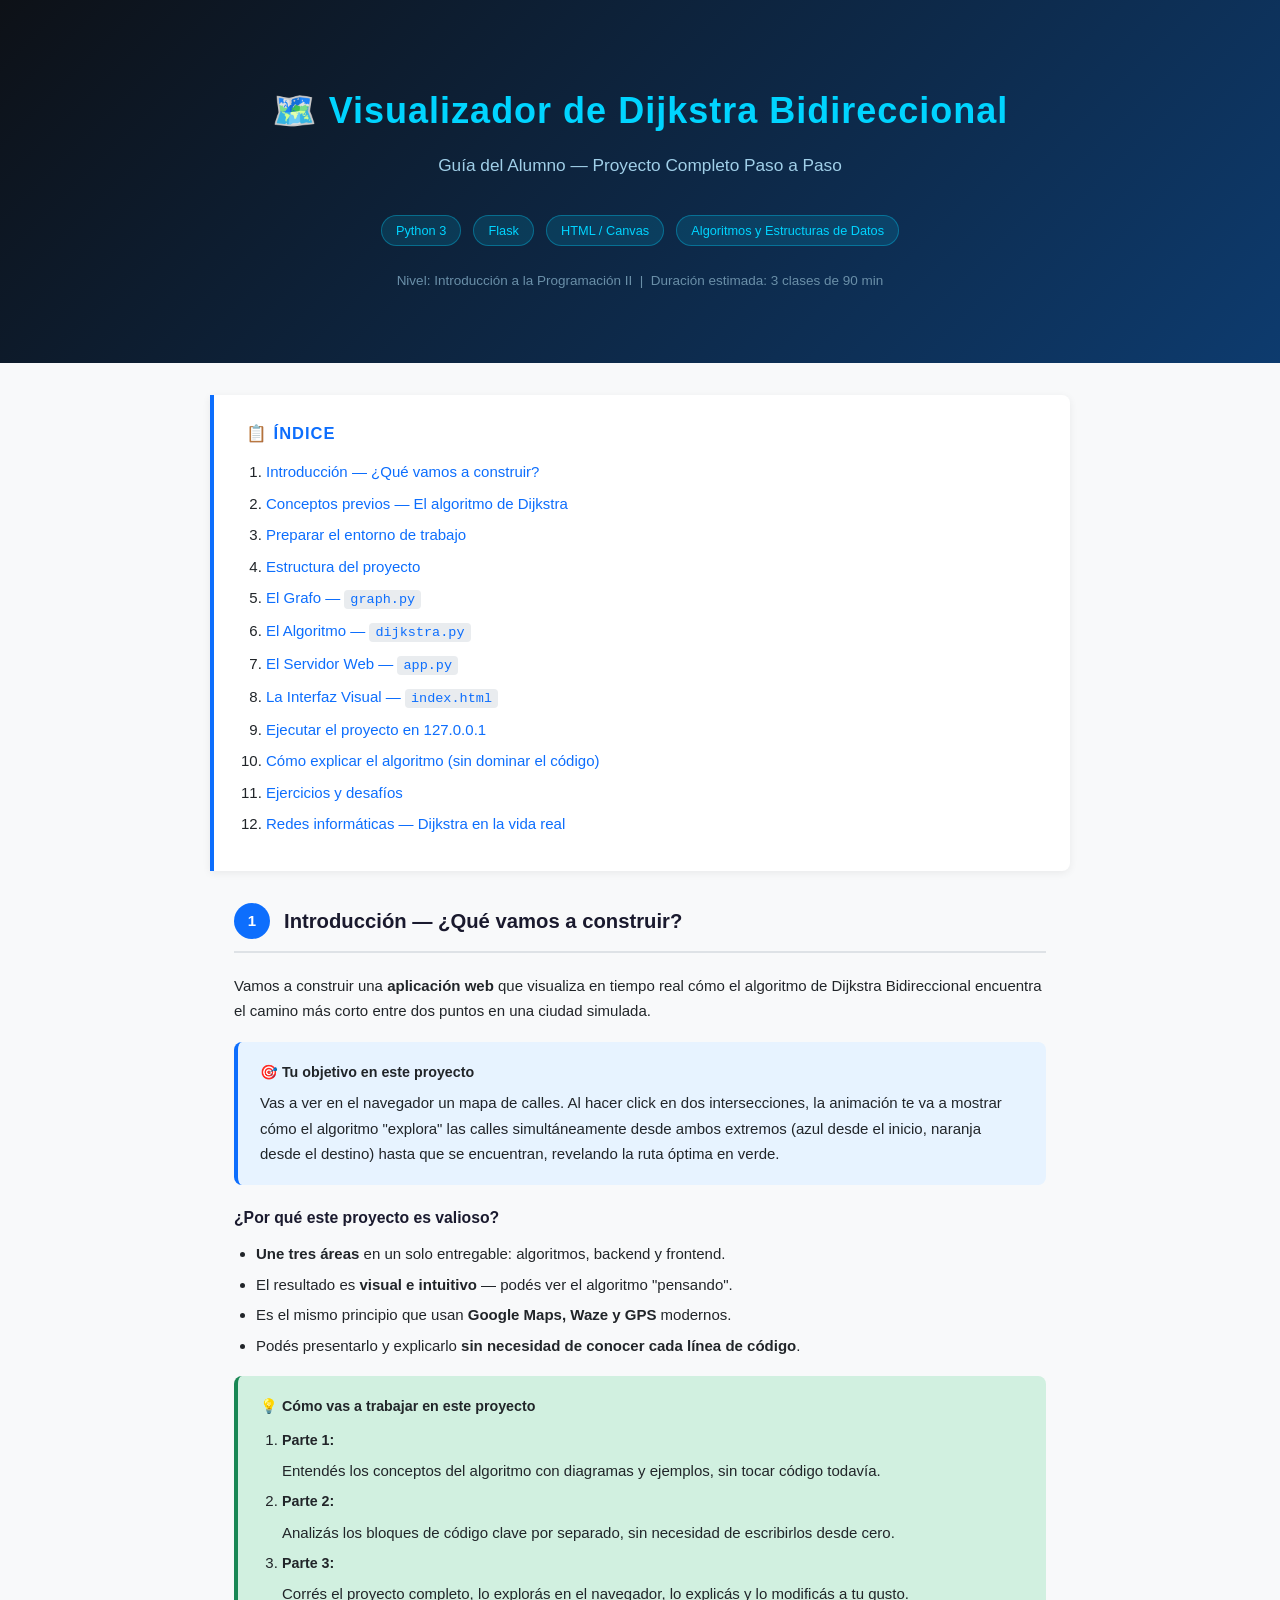
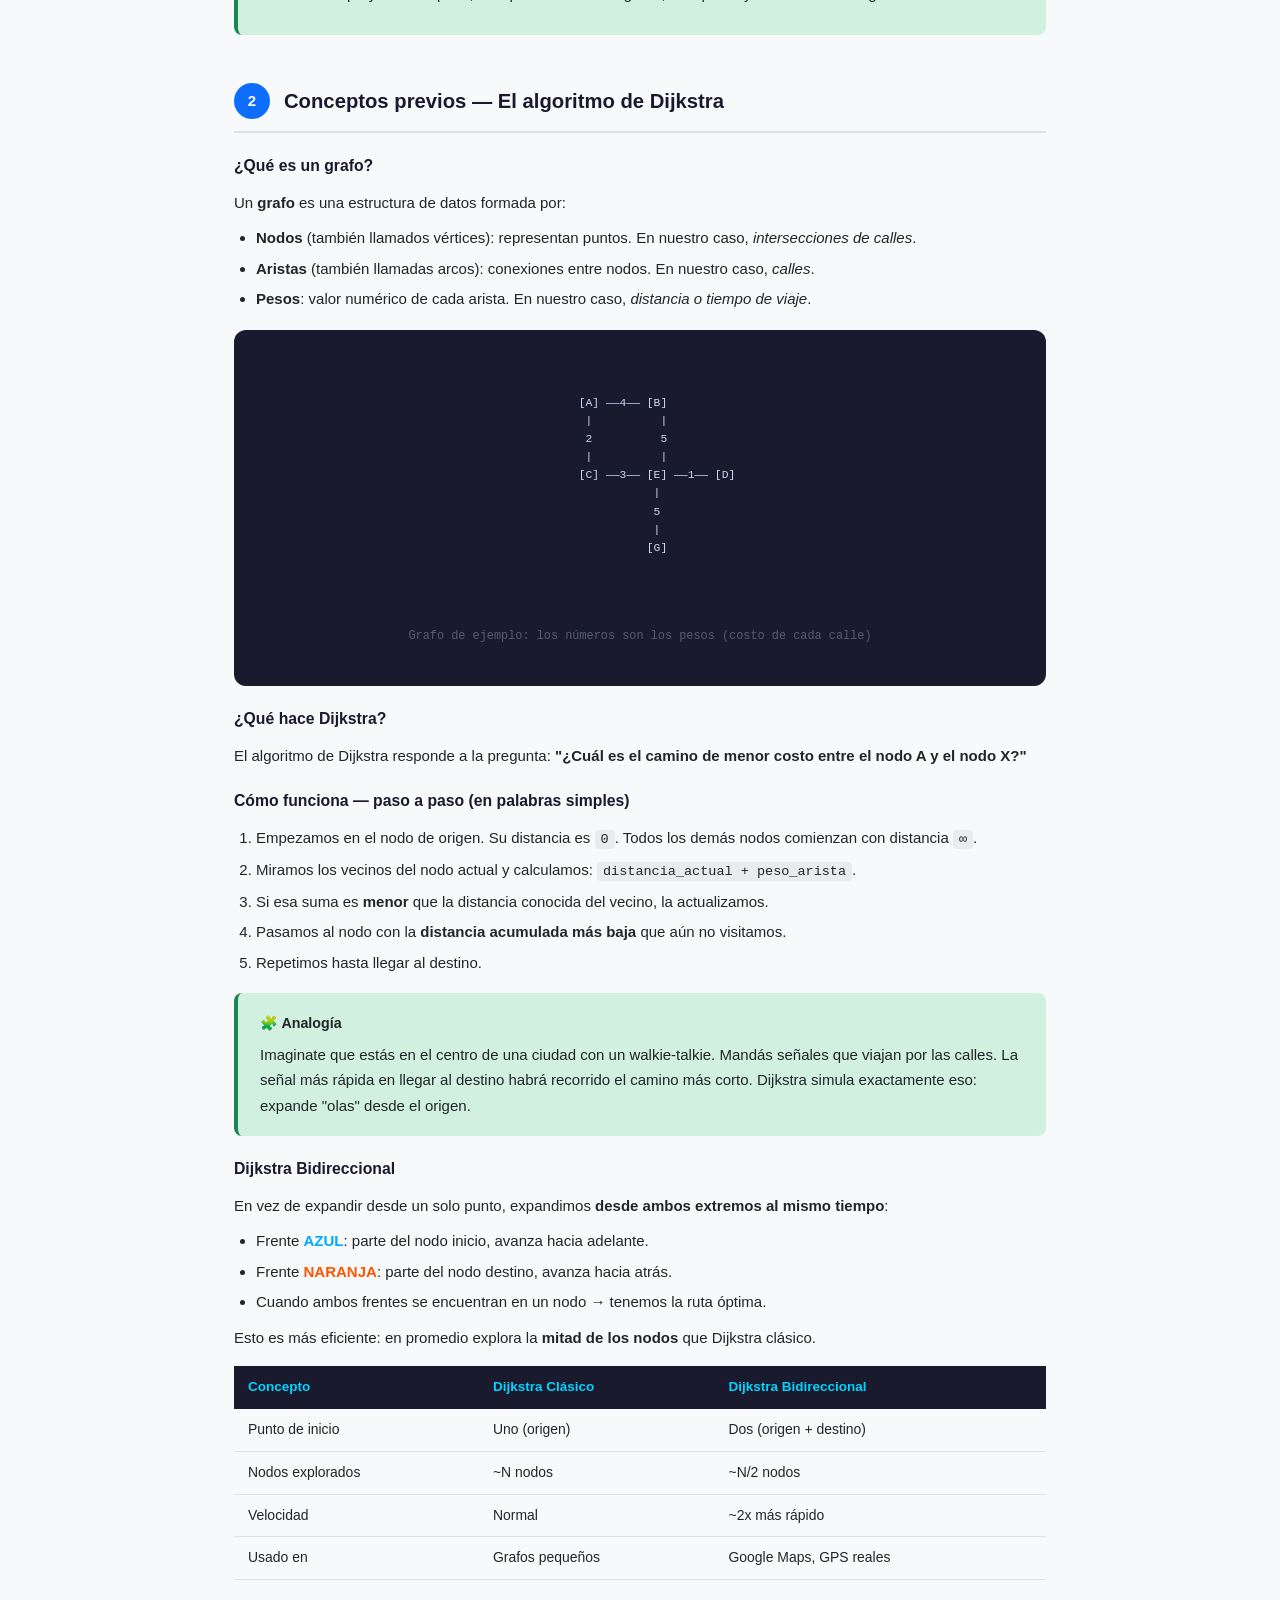
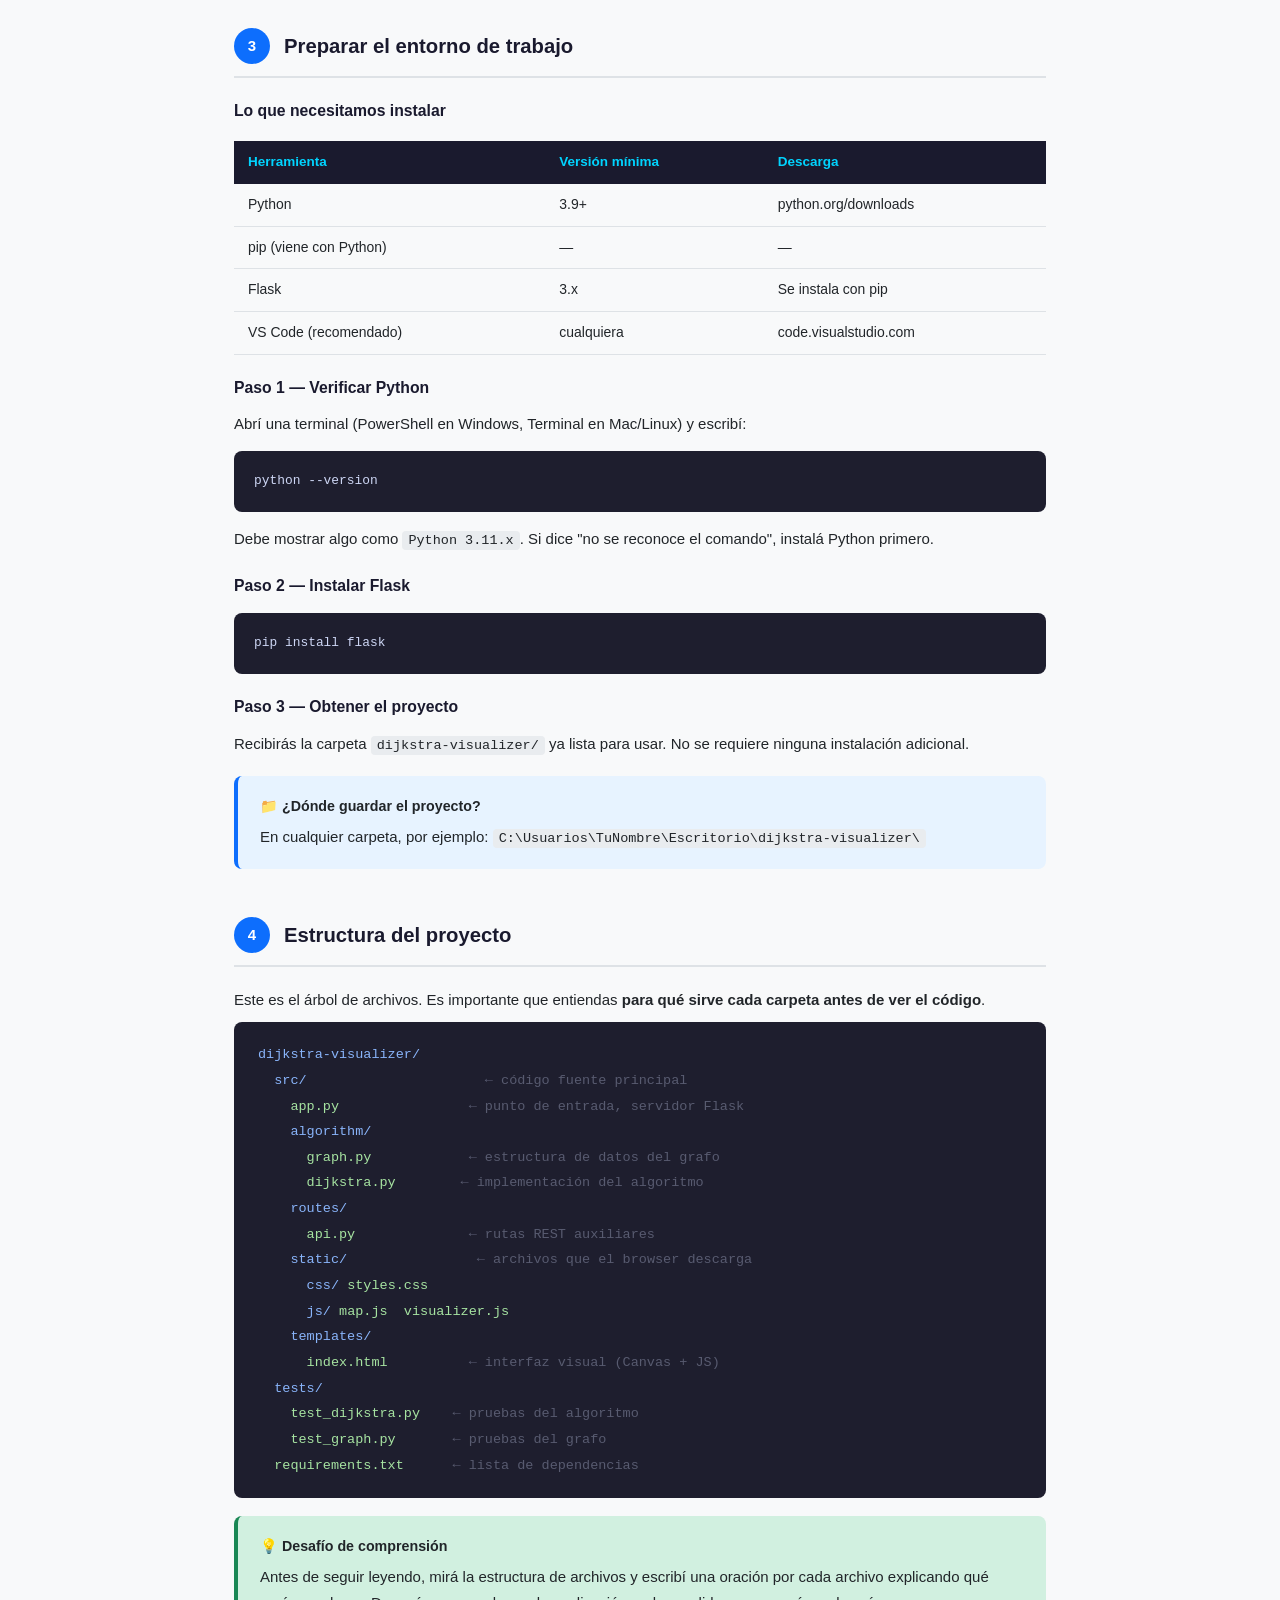
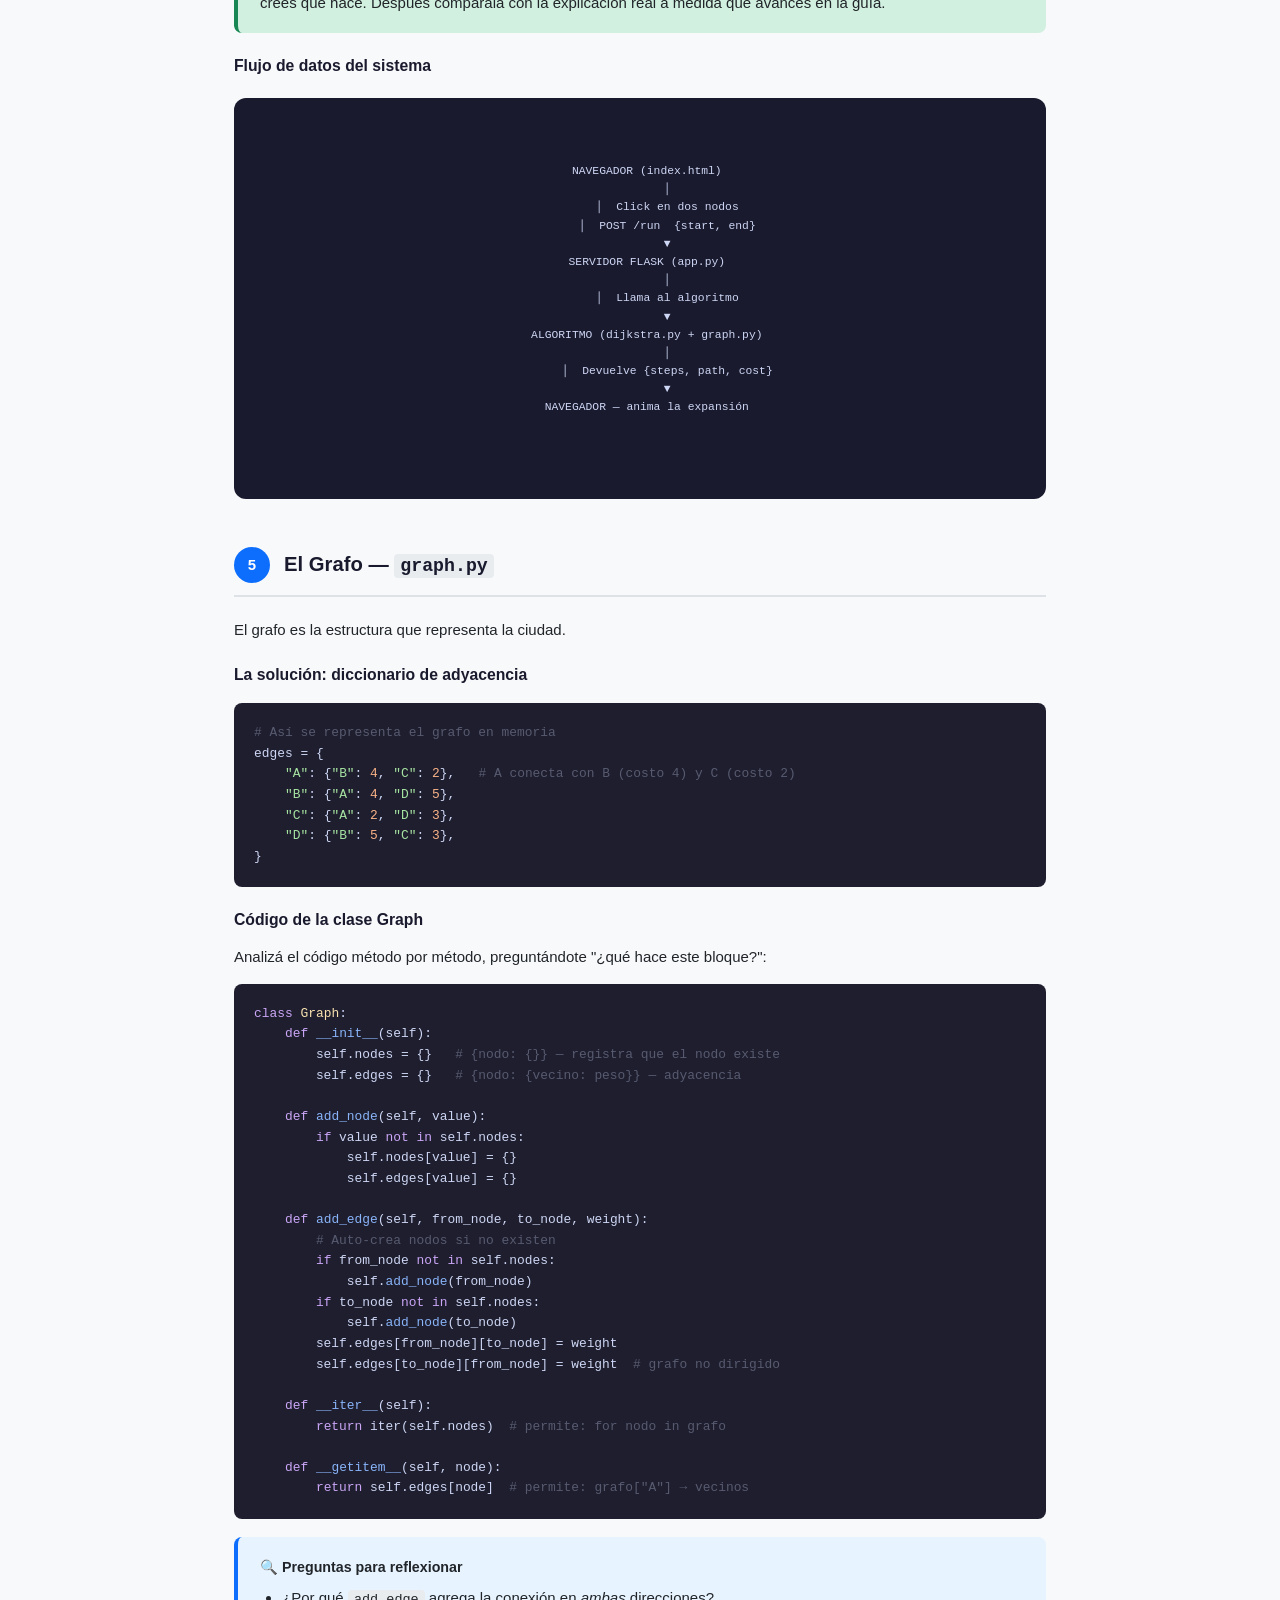
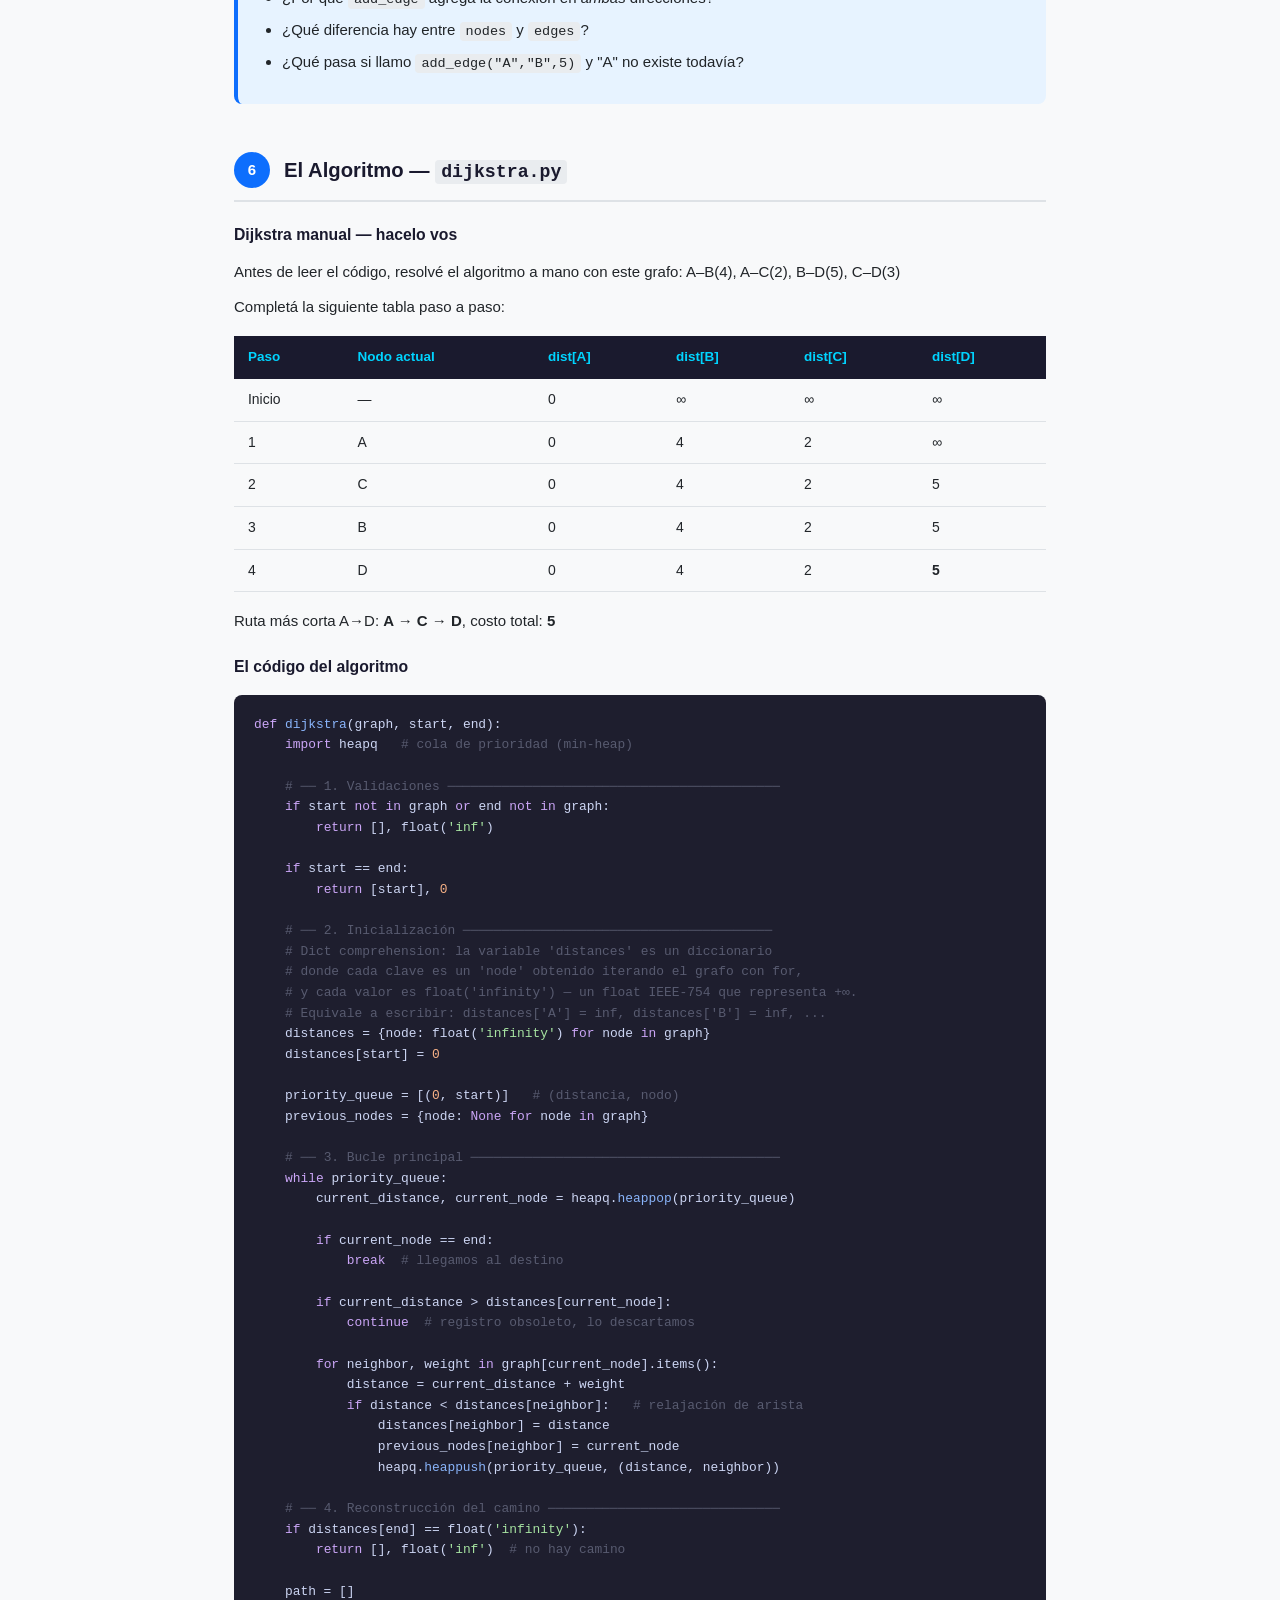
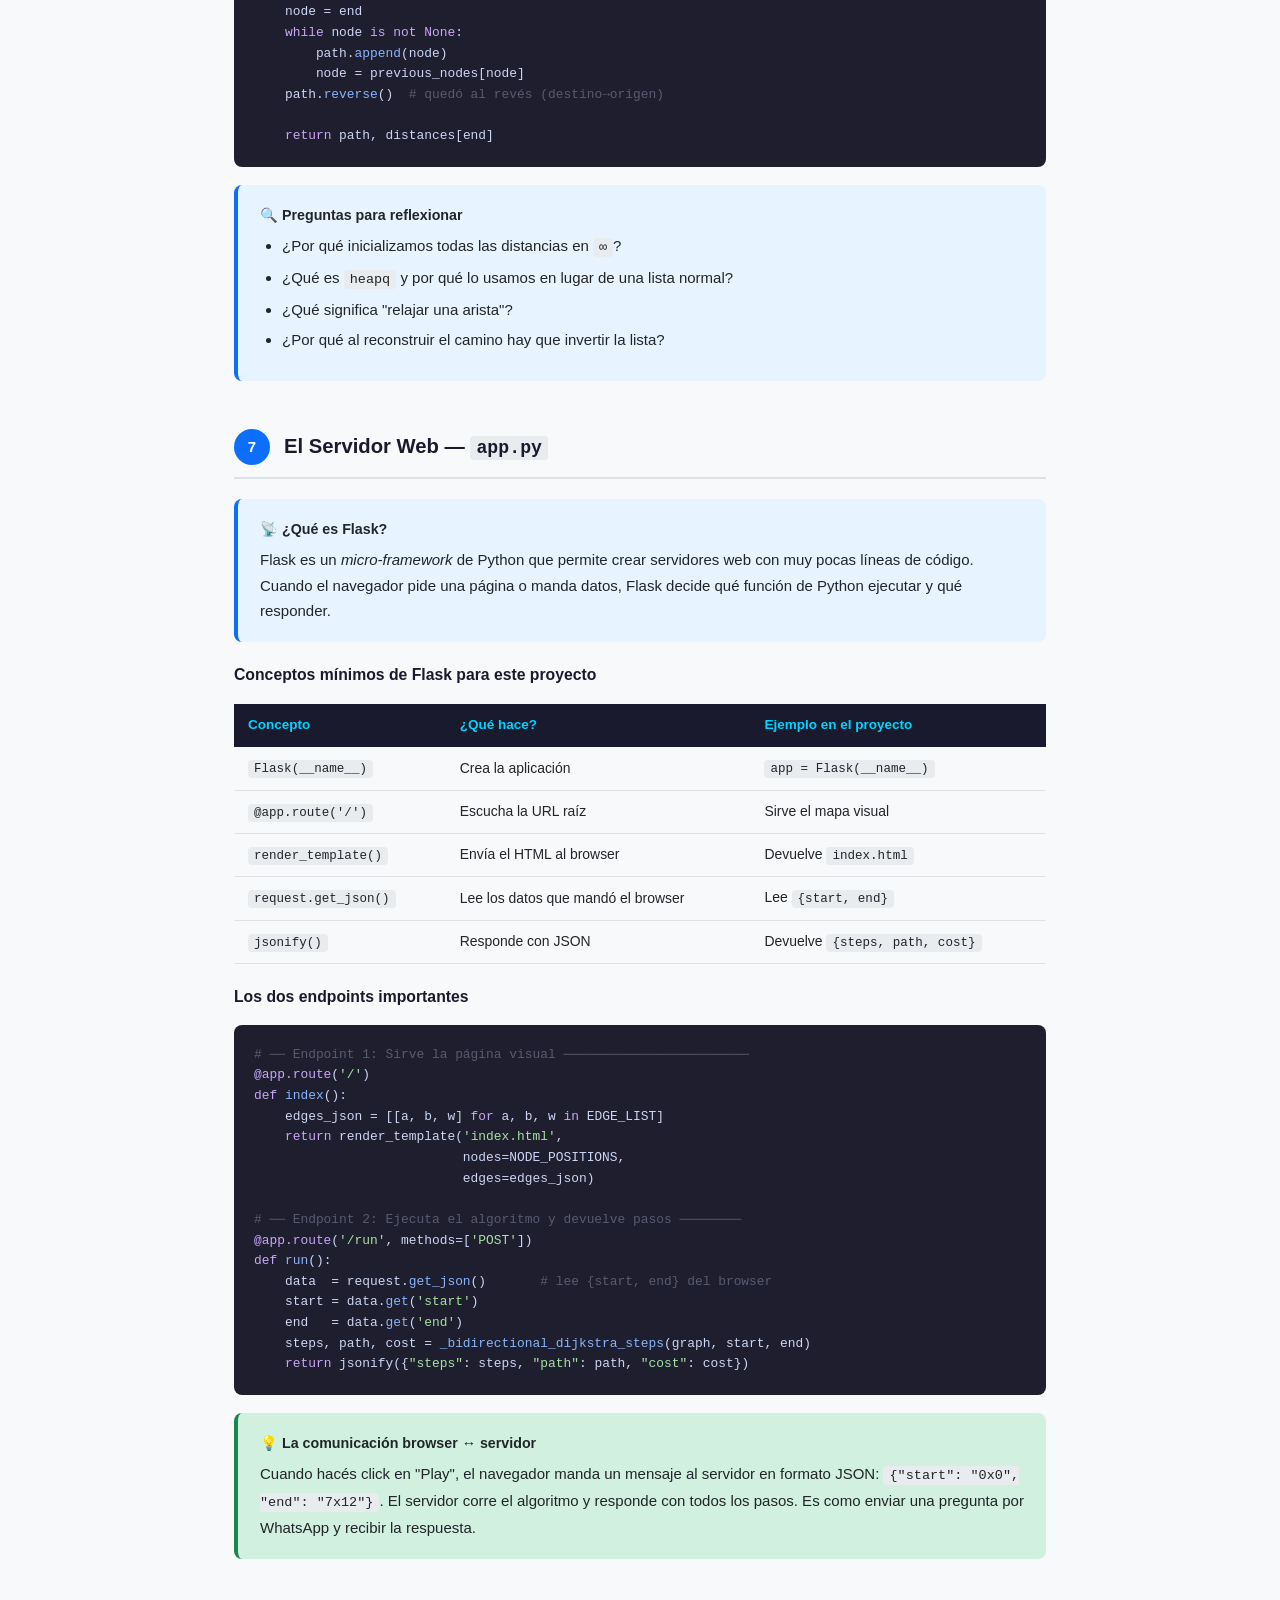
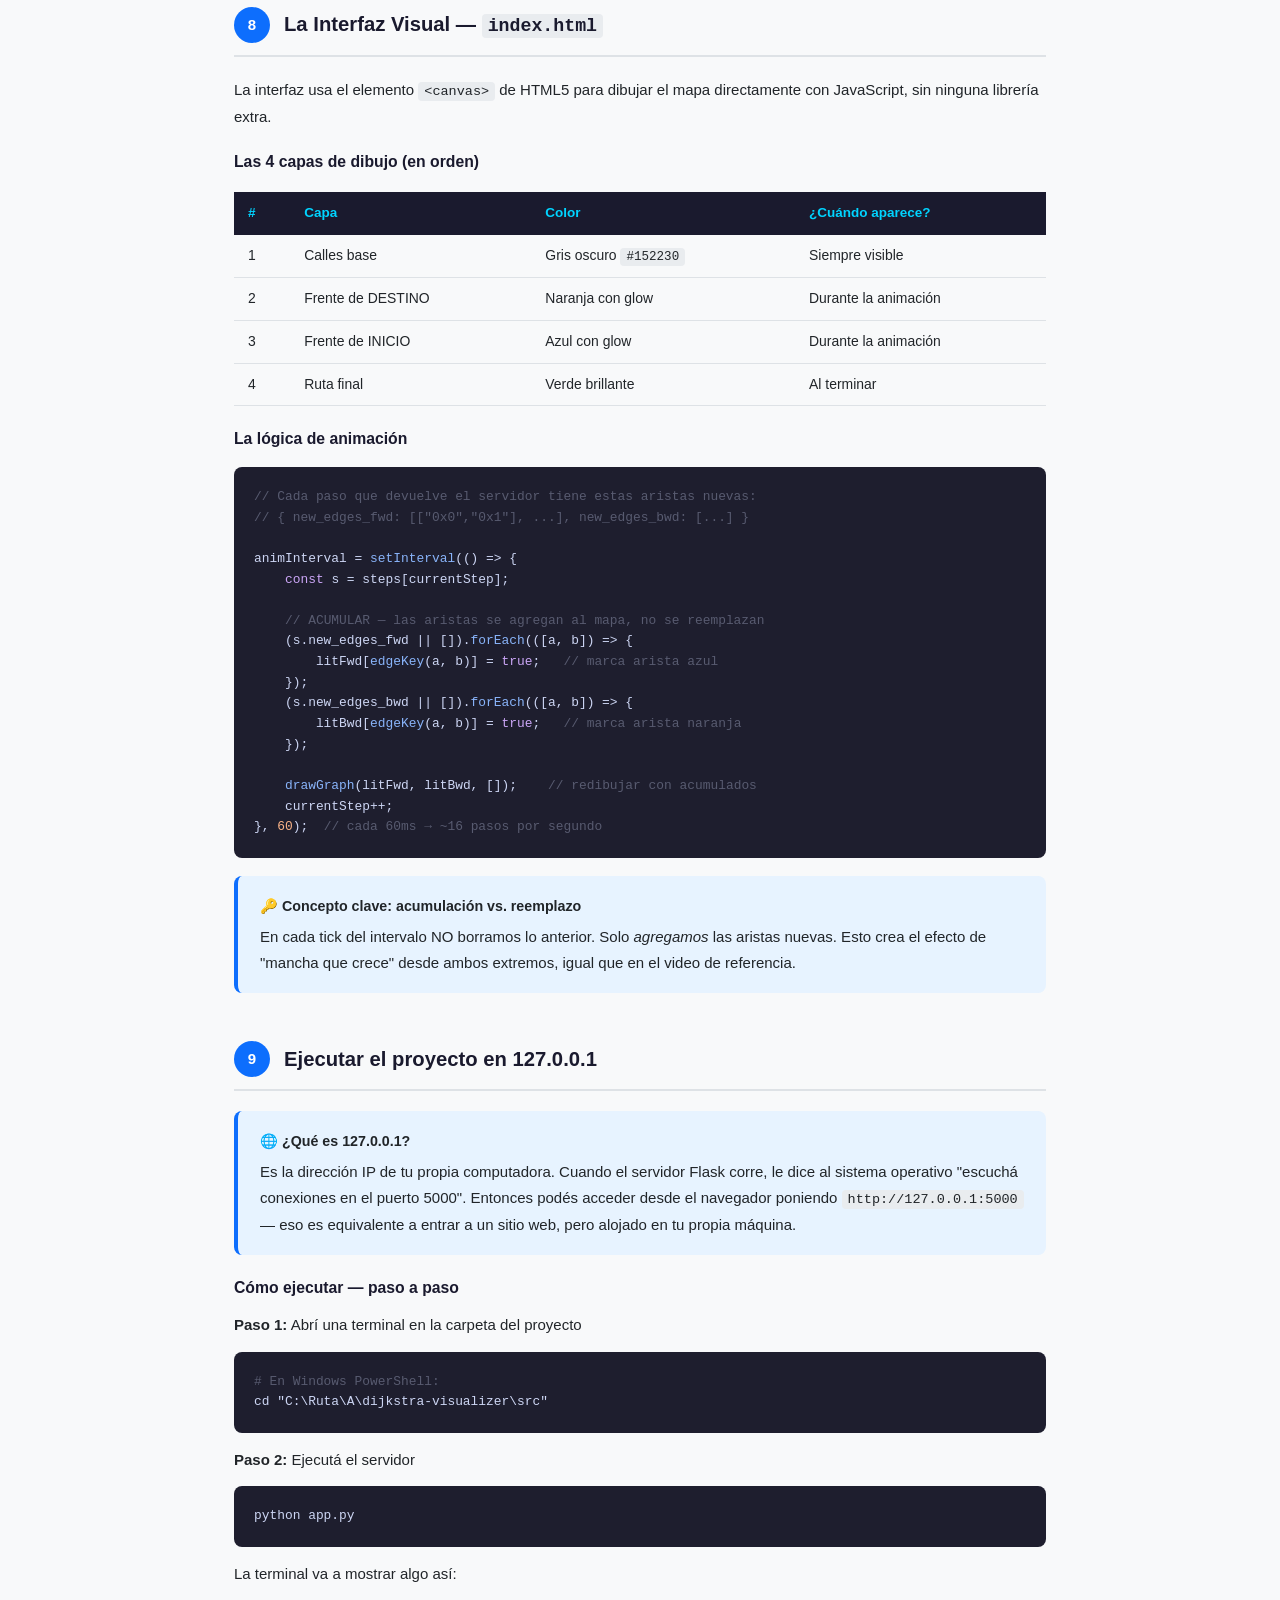
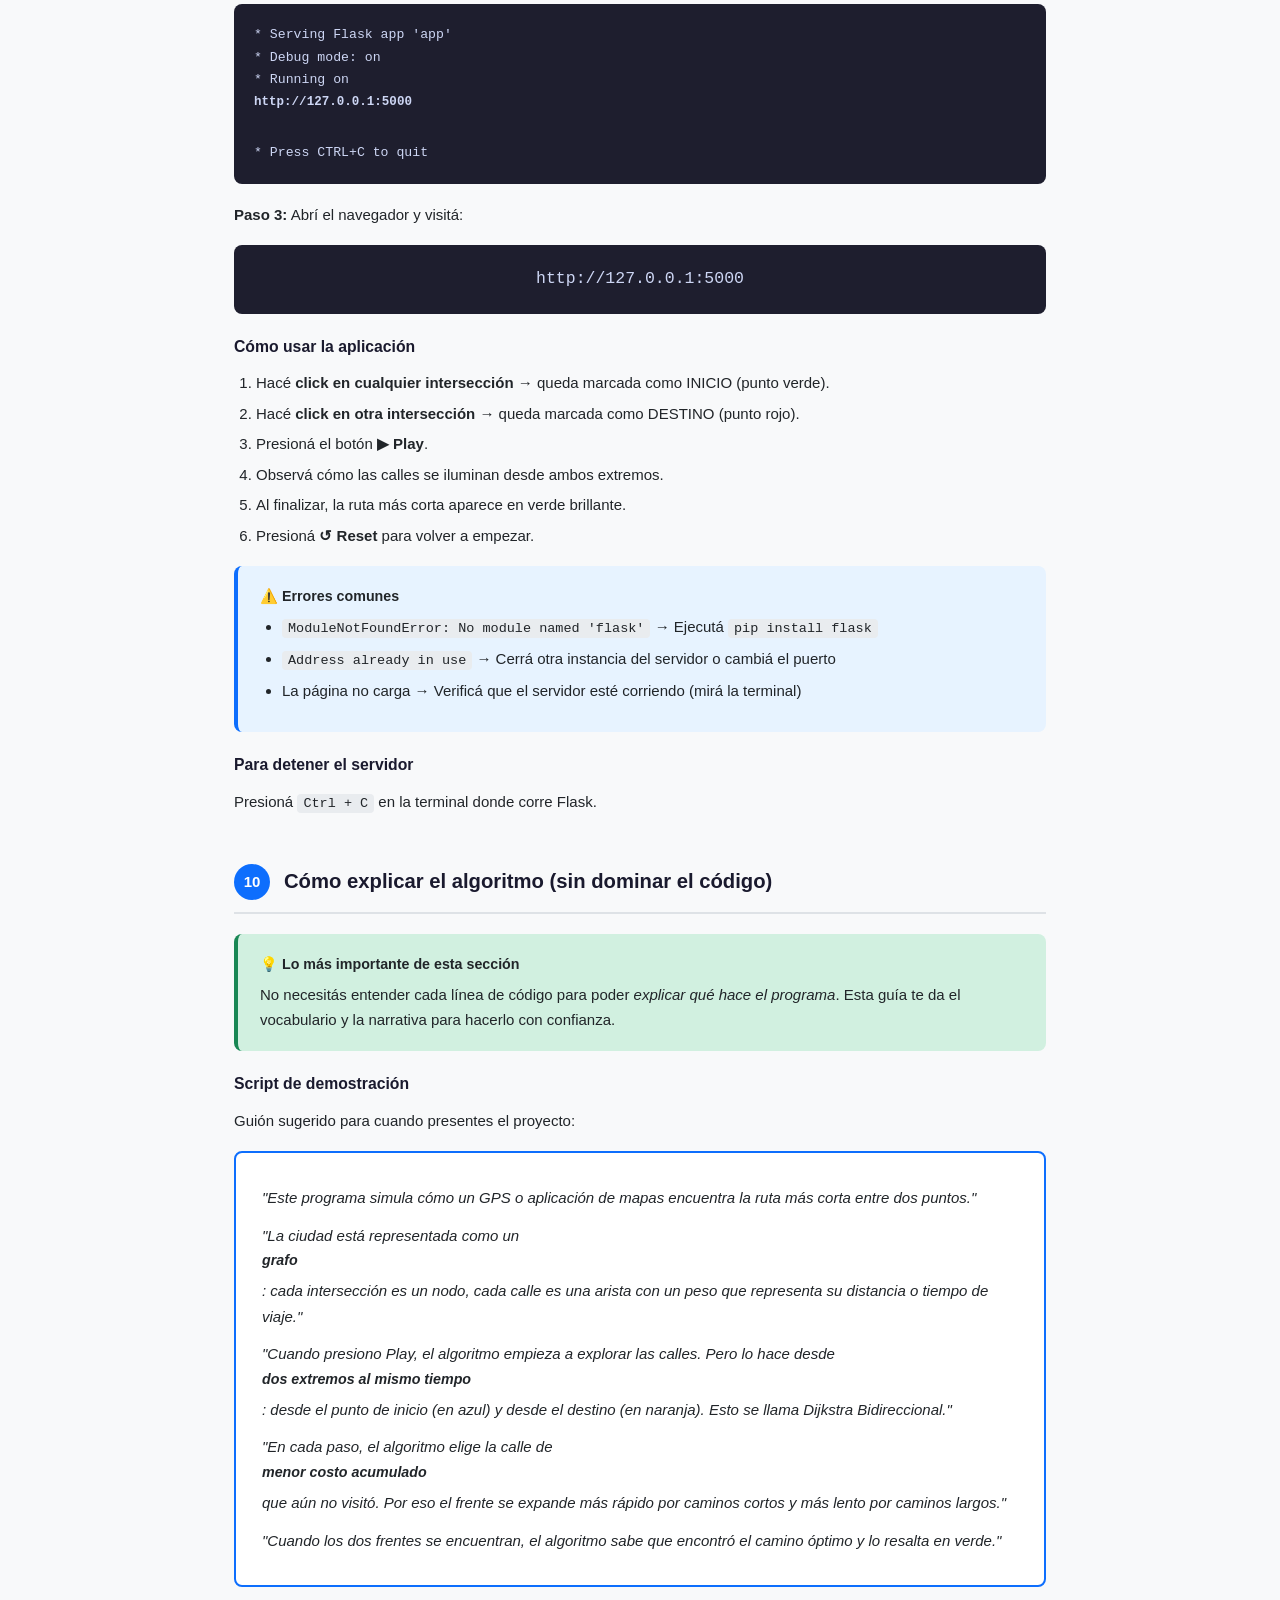
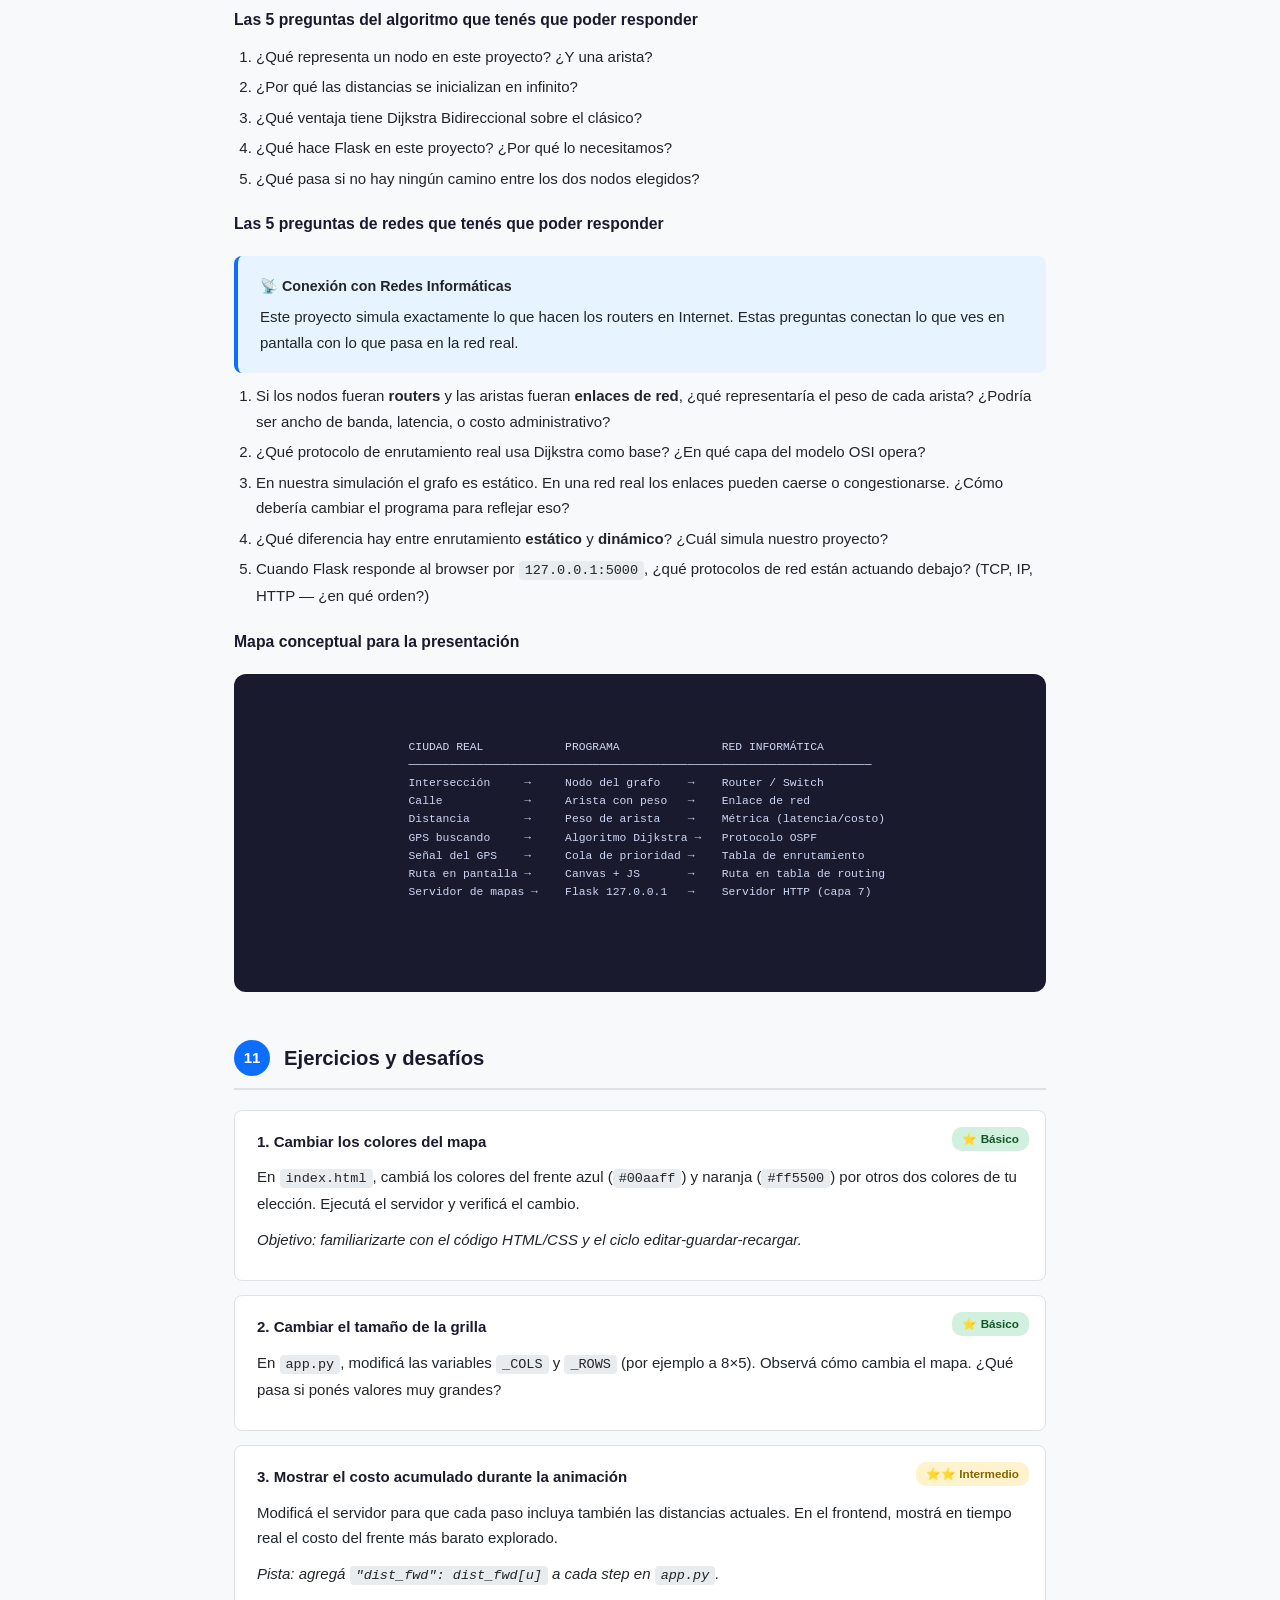
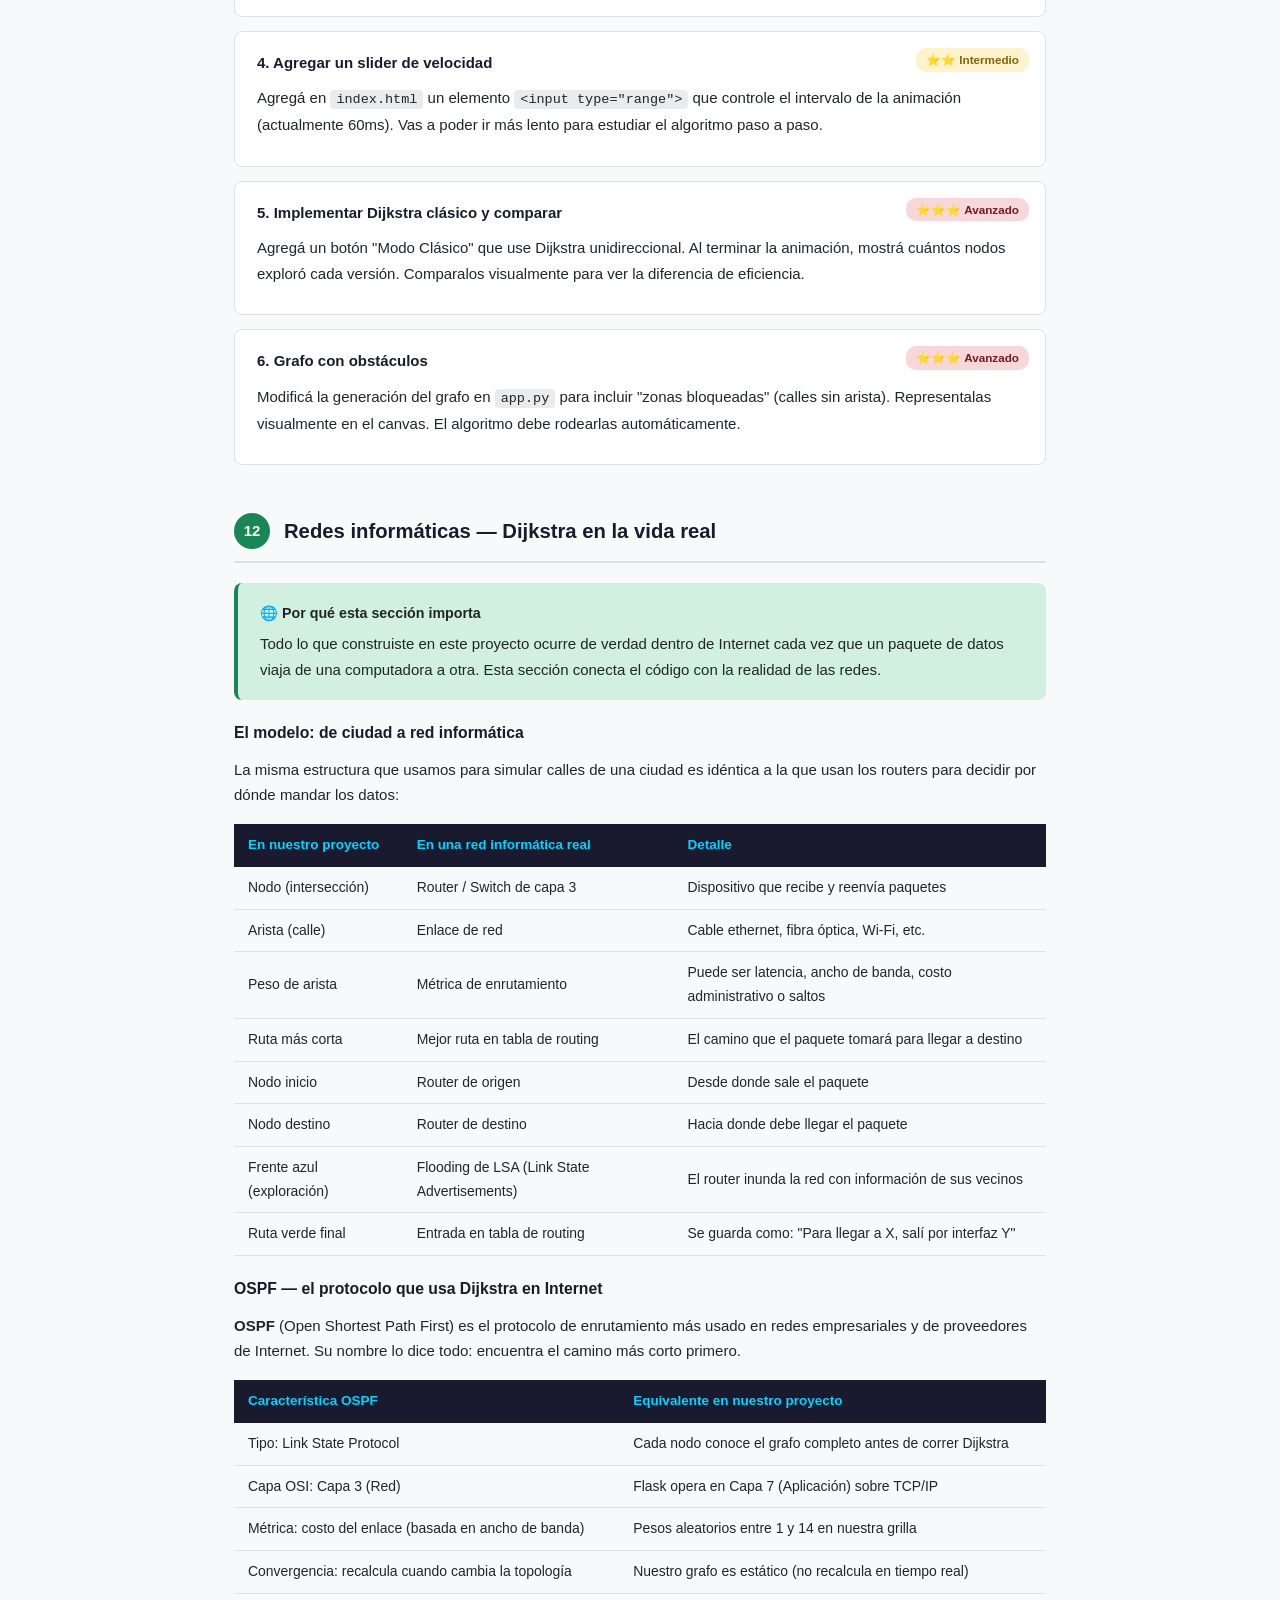
<file: dijkstra-visualizer/guia_catedra_alumno.html>
<!DOCTYPE html>
<html lang="es">
<head>
<meta charset="UTF-8">
<title>Guía del Alumno — Visualizador de Dijkstra Bidireccional</title>
<style>
  :root {
    --azul:    #0d6efd;
    --verde:   #198754;
    --naranja: #fd7e14;
    --rojo:    #dc3545;
    --gris:    #6c757d;
    --fondo:   #f8f9fa;
    --codigo:  #1e1e2e;
  }
  * { box-sizing: border-box; margin: 0; padding: 0; }
  body {
    font-family: 'Segoe UI', Arial, sans-serif;
    background: var(--fondo);
    color: #212529;
    line-height: 1.7;
    font-size: 15px;
  }

  /* ── PORTADA ── */
  .cover {
    background: linear-gradient(135deg, #0d1117 0%, #0d3b6e 100%);
    color: #fff;
    text-align: center;
    padding: 80px 40px 60px;
  }
  .cover h1 { font-size: 2.4em; margin-bottom: 10px; color: #00d4ff; letter-spacing: 1px; }
  .cover .sub { font-size: 1.15em; color: #a0cfe8; margin-bottom: 30px; }
  .cover .meta { font-size: 0.9em; color: #6a8fa8; }
  .badge {
    display: inline-block;
    background: #00d4ff22;
    border: 1px solid #00d4ff55;
    color: #00d4ff;
    border-radius: 20px;
    padding: 4px 14px;
    margin: 4px;
    font-size: 0.85em;
  }

  /* ── NAVEGACIÓN ── */
  .toc {
    background: #fff;
    border-left: 4px solid var(--azul);
    padding: 24px 32px;
    margin: 32px auto;
    max-width: 860px;
    border-radius: 0 8px 8px 0;
    box-shadow: 0 2px 8px #0001;
  }
  .toc h2 { color: var(--azul); margin-bottom: 12px; font-size: 1.1em; text-transform: uppercase; letter-spacing: 1px; }
  .toc ol { padding-left: 20px; }
  .toc li { margin: 6px 0; }
  .toc a { color: var(--azul); text-decoration: none; }
  .toc a:hover { text-decoration: underline; }

  /* ── SECCIONES ── */
  .section {
    max-width: 860px;
    margin: 0 auto 48px;
    padding: 0 24px;
  }
  .section-header {
    display: flex;
    align-items: center;
    gap: 14px;
    margin-bottom: 20px;
    border-bottom: 2px solid #dee2e6;
    padding-bottom: 12px;
  }
  .step-num {
    background: var(--azul);
    color: #fff;
    border-radius: 50%;
    width: 36px; height: 36px;
    display: flex; align-items: center; justify-content: center;
    font-weight: bold; font-size: 1em; flex-shrink: 0;
  }
  .section-header h2 { font-size: 1.35em; color: #1a1a2e; }

  /* ── CAJAS ── */
  .box {
    border-radius: 8px;
    padding: 18px 22px;
    margin: 18px 0;
  }
  .box-info    { background: #e7f3ff; border-left: 4px solid var(--azul);    }
  .box-tip     { background: #d1f0e0; border-left: 4px solid var(--verde);   }
  .box-dark    { background: #1e1e2e; color: #cdd6f4; border-radius: 8px; padding: 20px; font-family: 'Consolas', monospace; font-size: 0.88em; overflow-x: auto; }
  .box strong  { display: block; margin-bottom: 6px; font-size: 0.95em; }

  /* ── CÓDIGO ── */
  pre {
    background: var(--codigo);
    color: #cdd6f4;
    border-radius: 8px;
    padding: 20px;
    overflow-x: auto;
    font-family: 'Consolas', 'Courier New', monospace;
    font-size: 0.86em;
    line-height: 1.6;
    margin: 14px 0;
  }
  code { font-family: 'Consolas', monospace; background: #e9ecef; padding: 2px 6px; border-radius: 4px; font-size: 0.9em; }
  .kw   { color: #cba6f7; }  /* keyword */
  .fn   { color: #89b4fa; }  /* function */
  .str  { color: #a6e3a1; }  /* string */
  .cm   { color: #585b70; }  /* comment */
  .num  { color: #fab387; }  /* number */
  .cls  { color: #f9e2af; }  /* class */

  /* ── TABLA ── */
  table { width: 100%; border-collapse: collapse; margin: 16px 0; }
  th { background: #1a1a2e; color: #00d4ff; padding: 10px 14px; text-align: left; font-size: 0.9em; }
  td { padding: 9px 14px; border-bottom: 1px solid #dee2e6; font-size: 0.93em; }
  tr:hover td { background: #f1f3f5; }

  /* ── ESTRUCTURA DE ARCHIVOS ── */
  .filetree {
    background: #1e1e2e;
    color: #cdd6f4;
    border-radius: 8px;
    padding: 20px 24px;
    font-family: monospace;
    font-size: 0.9em;
    line-height: 1.9;
  }
  .filetree .dir  { color: #89b4fa; }
  .filetree .file { color: #a6e3a1; }
  .filetree .note { color: #585b70; }

  /* ── DIAGRAMA ── */
  .diagram {
    background: #1a1a2e;
    border-radius: 12px;
    padding: 30px;
    text-align: center;
    margin: 18px 0;
    color: #cdd6f4;
    font-family: monospace;
    font-size: 0.88em;
    overflow-x: auto;
  }
  .diagram svg { max-width: 100%; }

  /* ── EJERCICIOS ── */
  .ejercicio {
    background: #fff;
    border: 1px solid #dee2e6;
    border-radius: 8px;
    padding: 18px 22px;
    margin: 14px 0;
    position: relative;
  }
  .ejercicio .nivel {
    position: absolute; top: 16px; right: 16px;
    font-size: 0.78em; font-weight: bold;
    padding: 2px 10px; border-radius: 10px;
  }
  .nivel-basico    { background: #d1f0e0; color: #155724; }
  .nivel-medio     { background: #fff3cd; color: #856404; }
  .nivel-avanzado  { background: #f8d7da; color: #721c24; }
  .ejercicio h4    { margin-bottom: 8px; color: #1a1a2e; }

  /* ── FOOTER ── */
  footer {
    text-align: center;
    padding: 40px;
    color: var(--gris);
    font-size: 0.85em;
    border-top: 1px solid #dee2e6;
    margin-top: 60px;
  }

  h3 { margin: 20px 0 10px; color: #1a1a2e; font-size: 1.05em; }
  p  { margin: 10px 0; }
  ul, ol { padding-left: 22px; margin: 10px 0; }
  li { margin: 5px 0; }

  @media print {
    .cover { -webkit-print-color-adjust: exact; print-color-adjust: exact; }
    pre, .box-dark, .filetree, .diagram { -webkit-print-color-adjust: exact; print-color-adjust: exact; }
  }
</style>
</head>
<body>

<!-- ═══════════════════════════════════════════════════════════════════════ PORTADA -->
<div class="cover">
  <h1>🗺️ Visualizador de Dijkstra Bidireccional</h1>
  <p class="sub">Guía del Alumno — Proyecto Completo Paso a Paso</p>
  <p style="margin:20px 0">
    <span class="badge">Python 3</span>
    <span class="badge">Flask</span>
    <span class="badge">HTML / Canvas</span>
    <span class="badge">Algoritmos y Estructuras de Datos</span>
  </p>
  <p class="meta">Nivel: Introducción a la Programación II &nbsp;|&nbsp; Duración estimada: 3 clases de 90 min</p>
</div>

<!-- ═══════════════════════════════════════════════════════════════════════ ÍNDICE -->
<div class="toc">
  <h2>📋 Índice</h2>
  <ol>
    <li><a href="#s1">Introducción — ¿Qué vamos a construir?</a></li>
    <li><a href="#s2">Conceptos previos — El algoritmo de Dijkstra</a></li>
    <li><a href="#s3">Preparar el entorno de trabajo</a></li>
    <li><a href="#s4">Estructura del proyecto</a></li>
    <li><a href="#s5">El Grafo — <code>graph.py</code></a></li>
    <li><a href="#s6">El Algoritmo — <code>dijkstra.py</code></a></li>
    <li><a href="#s7">El Servidor Web — <code>app.py</code></a></li>
    <li><a href="#s8">La Interfaz Visual — <code>index.html</code></a></li>
    <li><a href="#s9">Ejecutar el proyecto en 127.0.0.1</a></li>
    <li><a href="#s10">Cómo explicar el algoritmo (sin dominar el código)</a></li>
    <li><a href="#s11">Ejercicios y desafíos</a></li>
    <li><a href="#s12">Redes informáticas — Dijkstra en la vida real</a></li>
  </ol>
</div>

<!-- ═══════════════════════════════════════════════════════════════════════ S1 -->
<div class="section" id="s1">
  <div class="section-header">
    <div class="step-num">1</div>
    <h2>Introducción — ¿Qué vamos a construir?</h2>
  </div>

  <p>Vamos a construir una <strong>aplicación web</strong> que visualiza en tiempo real cómo el algoritmo de Dijkstra Bidireccional encuentra el camino más corto entre dos puntos en una ciudad simulada.</p>

  <div class="box box-info">
    <strong>🎯 Tu objetivo en este proyecto</strong>
    Vas a ver en el navegador un mapa de calles. Al hacer click en dos intersecciones, la animación te va a mostrar cómo el algoritmo "explora" las calles simultáneamente desde ambos extremos (azul desde el inicio, naranja desde el destino) hasta que se encuentran, revelando la ruta óptima en verde.
  </div>

  <h3>¿Por qué este proyecto es valioso?</h3>
  <ul>
    <li><strong>Une tres áreas</strong> en un solo entregable: algoritmos, backend y frontend.</li>
    <li>El resultado es <strong>visual e intuitivo</strong> — podés ver el algoritmo "pensando".</li>
    <li>Es el mismo principio que usan <strong>Google Maps, Waze y GPS</strong> modernos.</li>
    <li>Podés presentarlo y explicarlo <strong>sin necesidad de conocer cada línea de código</strong>.</li>
  </ul>

  <div class="box box-tip">
    <strong>💡 Cómo vas a trabajar en este proyecto</strong>
    <ol style="margin-top:8px">
      <li><strong>Parte 1:</strong> Entendés los conceptos del algoritmo con diagramas y ejemplos, sin tocar código todavía.</li>
      <li><strong>Parte 2:</strong> Analizás los bloques de código clave por separado, sin necesidad de escribirlos desde cero.</li>
      <li><strong>Parte 3:</strong> Corrés el proyecto completo, lo explorás en el navegador, lo explicás y lo modificás a tu gusto.</li>
    </ol>
  </div>
</div>

<!-- ═══════════════════════════════════════════════════════════════════════ S2 -->
<div class="section" id="s2">
  <div class="section-header">
    <div class="step-num">2</div>
    <h2>Conceptos previos — El algoritmo de Dijkstra</h2>
  </div>

  <h3>¿Qué es un grafo?</h3>
  <p>Un <strong>grafo</strong> es una estructura de datos formada por:</p>
  <ul>
    <li><strong>Nodos</strong> (también llamados vértices): representan puntos. En nuestro caso, <em>intersecciones de calles</em>.</li>
    <li><strong>Aristas</strong> (también llamadas arcos): conexiones entre nodos. En nuestro caso, <em>calles</em>.</li>
    <li><strong>Pesos</strong>: valor numérico de cada arista. En nuestro caso, <em>distancia o tiempo de viaje</em>.</li>
  </ul>

  <div class="diagram">
    <pre style="background:transparent;color:#cdd6f4;text-align:left;display:inline-block">
     [A] ——4—— [B]
      |          |
      2          5
      |          |
     [C] ——3—— [E] ——1—— [D]
                |
                5
                |
               [G]
    </pre>
    <p style="color:#585b70;margin-top:8px;font-size:0.9em">Grafo de ejemplo: los números son los pesos (costo de cada calle)</p>
  </div>

  <h3>¿Qué hace Dijkstra?</h3>
  <p>El algoritmo de Dijkstra responde a la pregunta: <strong>"¿Cuál es el camino de menor costo entre el nodo A y el nodo X?"</strong></p>

  <h3>Cómo funciona — paso a paso (en palabras simples)</h3>
  <ol>
    <li>Empezamos en el nodo de origen. Su distancia es <code>0</code>. Todos los demás nodos comienzan con distancia <code>∞</code>.</li>
    <li>Miramos los vecinos del nodo actual y calculamos: <code>distancia_actual + peso_arista</code>.</li>
    <li>Si esa suma es <strong>menor</strong> que la distancia conocida del vecino, la actualizamos.</li>
    <li>Pasamos al nodo con la <strong>distancia acumulada más baja</strong> que aún no visitamos.</li>
    <li>Repetimos hasta llegar al destino.</li>
  </ol>

  <div class="box box-tip">
    <strong>🧩 Analogía</strong>
    Imaginate que estás en el centro de una ciudad con un walkie-talkie. Mandás señales que viajan por las calles. La señal más rápida en llegar al destino habrá recorrido el camino más corto. Dijkstra simula exactamente eso: expande "olas" desde el origen.
  </div>

  <h3>Dijkstra Bidireccional</h3>
  <p>En vez de expandir desde un solo punto, expandimos <strong>desde ambos extremos al mismo tiempo</strong>:</p>
  <ul>
    <li>Frente <span style="color:#00aaff;font-weight:bold">AZUL</span>: parte del nodo inicio, avanza hacia adelante.</li>
    <li>Frente <span style="color:#ff5500;font-weight:bold">NARANJA</span>: parte del nodo destino, avanza hacia atrás.</li>
    <li>Cuando ambos frentes se encuentran en un nodo → tenemos la ruta óptima.</li>
  </ul>
  <p>Esto es más eficiente: en promedio explora la <strong>mitad de los nodos</strong> que Dijkstra clásico.</p>

  <table>
    <tr><th>Concepto</th><th>Dijkstra Clásico</th><th>Dijkstra Bidireccional</th></tr>
    <tr><td>Punto de inicio</td><td>Uno (origen)</td><td>Dos (origen + destino)</td></tr>
    <tr><td>Nodos explorados</td><td>~N nodos</td><td>~N/2 nodos</td></tr>
    <tr><td>Velocidad</td><td>Normal</td><td>~2x más rápido</td></tr>
    <tr><td>Usado en</td><td>Grafos pequeños</td><td>Google Maps, GPS reales</td></tr>
  </table>
</div>

<!-- ═══════════════════════════════════════════════════════════════════════ S3 -->
<div class="section" id="s3">
  <div class="section-header">
    <div class="step-num">3</div>
    <h2>Preparar el entorno de trabajo</h2>
  </div>

  <h3>Lo que necesitamos instalar</h3>
  <table>
    <tr><th>Herramienta</th><th>Versión mínima</th><th>Descarga</th></tr>
    <tr><td>Python</td><td>3.9+</td><td>python.org/downloads</td></tr>
    <tr><td>pip (viene con Python)</td><td>—</td><td>—</td></tr>
    <tr><td>Flask</td><td>3.x</td><td>Se instala con pip</td></tr>
    <tr><td>VS Code (recomendado)</td><td>cualquiera</td><td>code.visualstudio.com</td></tr>
  </table>

  <h3>Paso 1 — Verificar Python</h3>
  <p>Abrí una terminal (PowerShell en Windows, Terminal en Mac/Linux) y escribí:</p>
<pre>python --version</pre>
  <p>Debe mostrar algo como <code>Python 3.11.x</code>. Si dice "no se reconoce el comando", instalá Python primero.</p>

  <h3>Paso 2 — Instalar Flask</h3>
<pre>pip install flask</pre>

  <h3>Paso 3 — Obtener el proyecto</h3>
  <p>Recibirás la carpeta <code>dijkstra-visualizer/</code> ya lista para usar. No se requiere ninguna instalación adicional.</p>

  <div class="box box-info">
    <strong>📁 ¿Dónde guardar el proyecto?</strong>
    En cualquier carpeta, por ejemplo: <code>C:\Usuarios\TuNombre\Escritorio\dijkstra-visualizer\</code>
  </div>
</div>

<!-- ═══════════════════════════════════════════════════════════════════════ S4 -->
<div class="section" id="s4">
  <div class="section-header">
    <div class="step-num">4</div>
    <h2>Estructura del proyecto</h2>
  </div>

  <p>Este es el árbol de archivos. Es importante que entiendas <strong>para qué sirve cada carpeta antes de ver el código</strong>.</p>

  <div class="filetree">
    <span class="dir">dijkstra-visualizer/</span><br>
    &nbsp;&nbsp;<span class="dir">src/</span>&nbsp;&nbsp;&nbsp;&nbsp;&nbsp;&nbsp;&nbsp;&nbsp;&nbsp;&nbsp;&nbsp;&nbsp;&nbsp;&nbsp;&nbsp;&nbsp;&nbsp;&nbsp;&nbsp;&nbsp;&nbsp;&nbsp;<span class="note">← código fuente principal</span><br>
    &nbsp;&nbsp;&nbsp;&nbsp;<span class="file">app.py</span>&nbsp;&nbsp;&nbsp;&nbsp;&nbsp;&nbsp;&nbsp;&nbsp;&nbsp;&nbsp;&nbsp;&nbsp;&nbsp;&nbsp;&nbsp;&nbsp;<span class="note">← punto de entrada, servidor Flask</span><br>
    &nbsp;&nbsp;&nbsp;&nbsp;<span class="dir">algorithm/</span><br>
    &nbsp;&nbsp;&nbsp;&nbsp;&nbsp;&nbsp;<span class="file">graph.py</span>&nbsp;&nbsp;&nbsp;&nbsp;&nbsp;&nbsp;&nbsp;&nbsp;&nbsp;&nbsp;&nbsp;&nbsp;<span class="note">← estructura de datos del grafo</span><br>
    &nbsp;&nbsp;&nbsp;&nbsp;&nbsp;&nbsp;<span class="file">dijkstra.py</span>&nbsp;&nbsp;&nbsp;&nbsp;&nbsp;&nbsp;&nbsp;&nbsp;<span class="note">← implementación del algoritmo</span><br>
    &nbsp;&nbsp;&nbsp;&nbsp;<span class="dir">routes/</span><br>
    &nbsp;&nbsp;&nbsp;&nbsp;&nbsp;&nbsp;<span class="file">api.py</span>&nbsp;&nbsp;&nbsp;&nbsp;&nbsp;&nbsp;&nbsp;&nbsp;&nbsp;&nbsp;&nbsp;&nbsp;&nbsp;&nbsp;<span class="note">← rutas REST auxiliares</span><br>
    &nbsp;&nbsp;&nbsp;&nbsp;<span class="dir">static/</span>&nbsp;&nbsp;&nbsp;&nbsp;&nbsp;&nbsp;&nbsp;&nbsp;&nbsp;&nbsp;&nbsp;&nbsp;&nbsp;&nbsp;&nbsp;&nbsp;<span class="note">← archivos que el browser descarga</span><br>
    &nbsp;&nbsp;&nbsp;&nbsp;&nbsp;&nbsp;<span class="dir">css/</span> <span class="file">styles.css</span><br>
    &nbsp;&nbsp;&nbsp;&nbsp;&nbsp;&nbsp;<span class="dir">js/</span> <span class="file">map.js</span>&nbsp; <span class="file">visualizer.js</span><br>
    &nbsp;&nbsp;&nbsp;&nbsp;<span class="dir">templates/</span><br>
    &nbsp;&nbsp;&nbsp;&nbsp;&nbsp;&nbsp;<span class="file">index.html</span>&nbsp;&nbsp;&nbsp;&nbsp;&nbsp;&nbsp;&nbsp;&nbsp;&nbsp;&nbsp;<span class="note">← interfaz visual (Canvas + JS)</span><br>
    &nbsp;&nbsp;<span class="dir">tests/</span><br>
    &nbsp;&nbsp;&nbsp;&nbsp;<span class="file">test_dijkstra.py</span>&nbsp;&nbsp;&nbsp;&nbsp;<span class="note">← pruebas del algoritmo</span><br>
    &nbsp;&nbsp;&nbsp;&nbsp;<span class="file">test_graph.py</span>&nbsp;&nbsp;&nbsp;&nbsp;&nbsp;&nbsp;&nbsp;<span class="note">← pruebas del grafo</span><br>
    &nbsp;&nbsp;<span class="file">requirements.txt</span>&nbsp;&nbsp;&nbsp;&nbsp;&nbsp;&nbsp;<span class="note">← lista de dependencias</span>
  </div>

  <div class="box box-tip">
    <strong>💡 Desafío de comprensión</strong>
    Antes de seguir leyendo, mirá la estructura de archivos y escribí una oración por cada archivo explicando qué creés que hace. Después comparala con la explicación real a medida que avancés en la guía.
  </div>

  <h3>Flujo de datos del sistema</h3>
  <div class="diagram">
    <pre style="background:transparent;color:#cdd6f4;text-align:center">
  NAVEGADOR (index.html)
        │
        │  Click en dos nodos
        │  POST /run  {start, end}
        ▼
  SERVIDOR FLASK (app.py)
        │
        │  Llama al algoritmo
        ▼
  ALGORITMO (dijkstra.py + graph.py)
        │
        │  Devuelve {steps, path, cost}
        ▼
  NAVEGADOR — anima la expansión
    </pre>
  </div>
</div>

<!-- ═══════════════════════════════════════════════════════════════════════ S5 -->
<div class="section" id="s5">
  <div class="section-header">
    <div class="step-num">5</div>
    <h2>El Grafo — <code>graph.py</code></h2>
  </div>

  <p>El grafo es la estructura que representa la ciudad.</p>

  <h3>La solución: diccionario de adyacencia</h3>
<pre><span class="cm"># Así se representa el grafo en memoria</span>
edges = {
    <span class="str">"A"</span>: {<span class="str">"B"</span>: <span class="num">4</span>, <span class="str">"C"</span>: <span class="num">2</span>},   <span class="cm"># A conecta con B (costo 4) y C (costo 2)</span>
    <span class="str">"B"</span>: {<span class="str">"A"</span>: <span class="num">4</span>, <span class="str">"D"</span>: <span class="num">5</span>},
    <span class="str">"C"</span>: {<span class="str">"A"</span>: <span class="num">2</span>, <span class="str">"D"</span>: <span class="num">3</span>},
    <span class="str">"D"</span>: {<span class="str">"B"</span>: <span class="num">5</span>, <span class="str">"C"</span>: <span class="num">3</span>},
}</pre>

  <h3>Código de la clase Graph</h3>
  <p>Analizá el código método por método, preguntándote "¿qué hace este bloque?":</p>
<pre><span class="kw">class</span> <span class="cls">Graph</span>:
    <span class="kw">def</span> <span class="fn">__init__</span>(self):
        self.nodes = {}   <span class="cm"># {nodo: {}} — registra que el nodo existe</span>
        self.edges = {}   <span class="cm"># {nodo: {vecino: peso}} — adyacencia</span>

    <span class="kw">def</span> <span class="fn">add_node</span>(self, value):
        <span class="kw">if</span> value <span class="kw">not in</span> self.nodes:
            self.nodes[value] = {}
            self.edges[value] = {}

    <span class="kw">def</span> <span class="fn">add_edge</span>(self, from_node, to_node, weight):
        <span class="cm"># Auto-crea nodos si no existen</span>
        <span class="kw">if</span> from_node <span class="kw">not in</span> self.nodes:
            self.<span class="fn">add_node</span>(from_node)
        <span class="kw">if</span> to_node <span class="kw">not in</span> self.nodes:
            self.<span class="fn">add_node</span>(to_node)
        self.edges[from_node][to_node] = weight
        self.edges[to_node][from_node] = weight  <span class="cm"># grafo no dirigido</span>

    <span class="kw">def</span> <span class="fn">__iter__</span>(self):
        <span class="kw">return</span> iter(self.nodes)  <span class="cm"># permite: for nodo in grafo</span>

    <span class="kw">def</span> <span class="fn">__getitem__</span>(self, node):
        <span class="kw">return</span> self.edges[node]  <span class="cm"># permite: grafo["A"] → vecinos</span></pre>

  <div class="box box-info">
    <strong>🔍 Preguntas para reflexionar</strong>
    <ul style="margin-top:6px">
      <li>¿Por qué <code>add_edge</code> agrega la conexión en <em>ambas</em> direcciones?</li>
      <li>¿Qué diferencia hay entre <code>nodes</code> y <code>edges</code>?</li>
      <li>¿Qué pasa si llamo <code>add_edge("A","B",5)</code> y "A" no existe todavía?</li>
    </ul>
  </div>
</div>

<!-- ═══════════════════════════════════════════════════════════════════════ S6 -->
<div class="section" id="s6">
  <div class="section-header">
    <div class="step-num">6</div>
    <h2>El Algoritmo — <code>dijkstra.py</code></h2>
  </div>

  <h3>Dijkstra manual — hacelo vos</h3>
  <p>Antes de leer el código, resolvé el algoritmo a mano con este grafo: A–B(4), A–C(2), B–D(5), C–D(3)</p>
  <p>Completá la siguiente tabla paso a paso:</p>
  <table>
    <tr><th>Paso</th><th>Nodo actual</th><th>dist[A]</th><th>dist[B]</th><th>dist[C]</th><th>dist[D]</th></tr>
    <tr><td>Inicio</td><td>—</td><td>0</td><td>∞</td><td>∞</td><td>∞</td></tr>
    <tr><td>1</td><td>A</td><td>0</td><td>4</td><td>2</td><td>∞</td></tr>
    <tr><td>2</td><td>C</td><td>0</td><td>4</td><td>2</td><td>5</td></tr>
    <tr><td>3</td><td>B</td><td>0</td><td>4</td><td>2</td><td>5</td></tr>
    <tr><td>4</td><td>D</td><td>0</td><td>4</td><td>2</td><td><strong>5</strong></td></tr>
  </table>
  <p>Ruta más corta A→D: <strong>A → C → D</strong>, costo total: <strong>5</strong></p>

  <h3>El código del algoritmo</h3>
<pre><span class="kw">def</span> <span class="fn">dijkstra</span>(graph, start, end):
    <span class="kw">import</span> heapq   <span class="cm"># cola de prioridad (min-heap)</span>

    <span class="cm"># ── 1. Validaciones ───────────────────────────────────────────</span>
    <span class="kw">if</span> start <span class="kw">not in</span> graph <span class="kw">or</span> end <span class="kw">not in</span> graph:
        <span class="kw">return</span> [], float(<span class="str">'inf'</span>)

    <span class="kw">if</span> start == end:
        <span class="kw">return</span> [start], <span class="num">0</span>

    <span class="cm"># ── 2. Inicialización ────────────────────────────────────────</span>
    <span class="cm"># Dict comprehension: la variable 'distances' es un diccionario</span>
    <span class="cm"># donde cada clave es un 'node' obtenido iterando el grafo con for,</span>
    <span class="cm"># y cada valor es float('infinity') — un float IEEE-754 que representa +∞.</span>
    <span class="cm"># Equivale a escribir: distances['A'] = inf, distances['B'] = inf, ...</span>
    distances = {node: float(<span class="str">'infinity'</span>) <span class="kw">for</span> node <span class="kw">in</span> graph}
    distances[start] = <span class="num">0</span>

    priority_queue = [(<span class="num">0</span>, start)]   <span class="cm"># (distancia, nodo)</span>
    previous_nodes = {node: <span class="kw">None</span> <span class="kw">for</span> node <span class="kw">in</span> graph}

    <span class="cm"># ── 3. Bucle principal ────────────────────────────────────────</span>
    <span class="kw">while</span> priority_queue:
        current_distance, current_node = heapq.<span class="fn">heappop</span>(priority_queue)

        <span class="kw">if</span> current_node == end:
            <span class="kw">break</span>  <span class="cm"># llegamos al destino</span>

        <span class="kw">if</span> current_distance > distances[current_node]:
            <span class="kw">continue</span>  <span class="cm"># registro obsoleto, lo descartamos</span>

        <span class="kw">for</span> neighbor, weight <span class="kw">in</span> graph[current_node].items():
            distance = current_distance + weight
            <span class="kw">if</span> distance < distances[neighbor]:   <span class="cm"># relajación de arista</span>
                distances[neighbor] = distance
                previous_nodes[neighbor] = current_node
                heapq.<span class="fn">heappush</span>(priority_queue, (distance, neighbor))

    <span class="cm"># ── 4. Reconstrucción del camino ──────────────────────────────</span>
    <span class="kw">if</span> distances[end] == float(<span class="str">'infinity'</span>):
        <span class="kw">return</span> [], float(<span class="str">'inf'</span>)  <span class="cm"># no hay camino</span>

    path = []
    node = end
    <span class="kw">while</span> node <span class="kw">is not None</span>:
        path.<span class="fn">append</span>(node)
        node = previous_nodes[node]
    path.<span class="fn">reverse</span>()  <span class="cm"># quedó al revés (destino→origen)</span>

    <span class="kw">return</span> path, distances[end]</pre>

  <div class="box box-info">
    <strong>🔍 Preguntas para reflexionar</strong>
    <ul style="margin-top:6px">
      <li>¿Por qué inicializamos todas las distancias en <code>∞</code>?</li>
      <li>¿Qué es <code>heapq</code> y por qué lo usamos en lugar de una lista normal?</li>
      <li>¿Qué significa "relajar una arista"?</li>
      <li>¿Por qué al reconstruir el camino hay que invertir la lista?</li>
    </ul>
  </div>
</div>

<!-- ═══════════════════════════════════════════════════════════════════════ S7 -->
<div class="section" id="s7">
  <div class="section-header">
    <div class="step-num">7</div>
    <h2>El Servidor Web — <code>app.py</code></h2>
  </div>

  <div class="box box-info">
    <strong>📡 ¿Qué es Flask?</strong>
    Flask es un <em>micro-framework</em> de Python que permite crear servidores web con muy pocas líneas de código. Cuando el navegador pide una página o manda datos, Flask decide qué función de Python ejecutar y qué responder.
  </div>

  <h3>Conceptos mínimos de Flask para este proyecto</h3>
  <table>
    <tr><th>Concepto</th><th>¿Qué hace?</th><th>Ejemplo en el proyecto</th></tr>
    <tr><td><code>Flask(__name__)</code></td><td>Crea la aplicación</td><td><code>app = Flask(__name__)</code></td></tr>
    <tr><td><code>@app.route('/')</code></td><td>Escucha la URL raíz</td><td>Sirve el mapa visual</td></tr>
    <tr><td><code>render_template()</code></td><td>Envía el HTML al browser</td><td>Devuelve <code>index.html</code></td></tr>
    <tr><td><code>request.get_json()</code></td><td>Lee los datos que mandó el browser</td><td>Lee <code>{start, end}</code></td></tr>
    <tr><td><code>jsonify()</code></td><td>Responde con JSON</td><td>Devuelve <code>{steps, path, cost}</code></td></tr>
  </table>

  <h3>Los dos endpoints importantes</h3>
<pre><span class="cm"># ── Endpoint 1: Sirve la página visual ────────────────────────</span>
<span class="kw">@app.route</span>(<span class="str">'/'</span>)
<span class="kw">def</span> <span class="fn">index</span>():
    edges_json = [[a, b, w] <span class="kw">for</span> a, b, w <span class="kw">in</span> EDGE_LIST]
    <span class="kw">return</span> render_template(<span class="str">'index.html'</span>,
                           nodes=NODE_POSITIONS,
                           edges=edges_json)

<span class="cm"># ── Endpoint 2: Ejecuta el algoritmo y devuelve pasos ────────</span>
<span class="kw">@app.route</span>(<span class="str">'/run'</span>, methods=[<span class="str">'POST'</span>])
<span class="kw">def</span> <span class="fn">run</span>():
    data  = request.<span class="fn">get_json</span>()       <span class="cm"># lee {start, end} del browser</span>
    start = data.<span class="fn">get</span>(<span class="str">'start'</span>)
    end   = data.<span class="fn">get</span>(<span class="str">'end'</span>)
    steps, path, cost = <span class="fn">_bidirectional_dijkstra_steps</span>(graph, start, end)
    <span class="kw">return</span> jsonify({<span class="str">"steps"</span>: steps, <span class="str">"path"</span>: path, <span class="str">"cost"</span>: cost})</pre>

  <div class="box box-tip">
    <strong>💡 La comunicación browser ↔ servidor</strong>
    Cuando hacés click en "Play", el navegador manda un mensaje al servidor en formato JSON: <code>{"start": "0x0", "end": "7x12"}</code>. El servidor corre el algoritmo y responde con todos los pasos. Es como enviar una pregunta por WhatsApp y recibir la respuesta.
  </div>
</div>

<!-- ═══════════════════════════════════════════════════════════════════════ S8 -->
<div class="section" id="s8">
  <div class="section-header">
    <div class="step-num">8</div>
    <h2>La Interfaz Visual — <code>index.html</code></h2>
  </div>

  <p>La interfaz usa el elemento <code>&lt;canvas&gt;</code> de HTML5 para dibujar el mapa directamente con JavaScript, sin ninguna librería extra.</p>

  <h3>Las 4 capas de dibujo (en orden)</h3>
  <table>
    <tr><th>#</th><th>Capa</th><th>Color</th><th>¿Cuándo aparece?</th></tr>
    <tr><td>1</td><td>Calles base</td><td>Gris oscuro <code>#152230</code></td><td>Siempre visible</td></tr>
    <tr><td>2</td><td>Frente de DESTINO</td><td>Naranja con glow</td><td>Durante la animación</td></tr>
    <tr><td>3</td><td>Frente de INICIO</td><td>Azul con glow</td><td>Durante la animación</td></tr>
    <tr><td>4</td><td>Ruta final</td><td>Verde brillante</td><td>Al terminar</td></tr>
  </table>

  <h3>La lógica de animación</h3>
<pre><span class="cm">// Cada paso que devuelve el servidor tiene estas aristas nuevas:</span>
<span class="cm">// { new_edges_fwd: [["0x0","0x1"], ...], new_edges_bwd: [...] }</span>

animInterval = <span class="fn">setInterval</span>(() => {
    <span class="kw">const</span> s = steps[currentStep];

    <span class="cm">// ACUMULAR — las aristas se agregan al mapa, no se reemplazan</span>
    (s.new_edges_fwd || []).<span class="fn">forEach</span>(([a, b]) => {
        litFwd[<span class="fn">edgeKey</span>(a, b)] = <span class="kw">true</span>;   <span class="cm">// marca arista azul</span>
    });
    (s.new_edges_bwd || []).<span class="fn">forEach</span>(([a, b]) => {
        litBwd[<span class="fn">edgeKey</span>(a, b)] = <span class="kw">true</span>;   <span class="cm">// marca arista naranja</span>
    });

    <span class="fn">drawGraph</span>(litFwd, litBwd, []);    <span class="cm">// redibujar con acumulados</span>
    currentStep++;
}, <span class="num">60</span>);  <span class="cm">// cada 60ms → ~16 pasos por segundo</span></pre>

  <div class="box box-info">
    <strong>🔑 Concepto clave: acumulación vs. reemplazo</strong>
    En cada tick del intervalo NO borramos lo anterior. Solo <em>agregamos</em> las aristas nuevas. Esto crea el efecto de "mancha que crece" desde ambos extremos, igual que en el video de referencia.
  </div>
</div>

<!-- ═══════════════════════════════════════════════════════════════════════ S9 -->
<div class="section" id="s9">
  <div class="section-header">
    <div class="step-num">9</div>
    <h2>Ejecutar el proyecto en 127.0.0.1</h2>
  </div>

  <div class="box box-info">
    <strong>🌐 ¿Qué es 127.0.0.1?</strong>
    Es la dirección IP de tu propia computadora. Cuando el servidor Flask corre, le dice al sistema operativo "escuchá conexiones en el puerto 5000". Entonces podés acceder desde el navegador poniendo <code>http://127.0.0.1:5000</code> — eso es equivalente a entrar a un sitio web, pero alojado en tu propia máquina.
  </div>

  <h3>Cómo ejecutar — paso a paso</h3>

  <p><strong>Paso 1:</strong> Abrí una terminal en la carpeta del proyecto</p>
<pre><span class="cm"># En Windows PowerShell:</span>
cd "C:\Ruta\A\dijkstra-visualizer\src"</pre>

  <p><strong>Paso 2:</strong> Ejecutá el servidor</p>
<pre>python app.py</pre>

  <p>La terminal va a mostrar algo así:</p>
  <div class="box box-dark">
    * Serving Flask app 'app'<br>
    * Debug mode: on<br>
    * Running on <strong>http://127.0.0.1:5000</strong><br>
    * Press CTRL+C to quit
  </div>

  <p><strong>Paso 3:</strong> Abrí el navegador y visitá:</p>
  <div class="box box-dark" style="font-size:1.1em;text-align:center">
    http://127.0.0.1:5000
  </div>

  <h3>Cómo usar la aplicación</h3>
  <ol>
    <li>Hacé <strong>click en cualquier intersección</strong> → queda marcada como INICIO (punto verde).</li>
    <li>Hacé <strong>click en otra intersección</strong> → queda marcada como DESTINO (punto rojo).</li>
    <li>Presioná el botón <strong>▶ Play</strong>.</li>
    <li>Observá cómo las calles se iluminan desde ambos extremos.</li>
    <li>Al finalizar, la ruta más corta aparece en verde brillante.</li>
    <li>Presioná <strong>↺ Reset</strong> para volver a empezar.</li>
  </ol>

  <div class="box box-info">
    <strong>⚠️ Errores comunes</strong>
    <ul style="margin-top:6px">
      <li><code>ModuleNotFoundError: No module named 'flask'</code> → Ejecutá <code>pip install flask</code></li>
      <li><code>Address already in use</code> → Cerrá otra instancia del servidor o cambiá el puerto</li>
      <li>La página no carga → Verificá que el servidor esté corriendo (mirá la terminal)</li>
    </ul>
  </div>

  <h3>Para detener el servidor</h3>
  <p>Presioná <code>Ctrl + C</code> en la terminal donde corre Flask.</p>
</div>

<!-- ═══════════════════════════════════════════════════════════════════════ S10 -->
<div class="section" id="s10">
  <div class="section-header">
    <div class="step-num">10</div>
    <h2>Cómo explicar el algoritmo (sin dominar el código)</h2>
  </div>

  <div class="box box-tip">
    <strong>💡 Lo más importante de esta sección</strong>
    No necesitás entender cada línea de código para poder <em>explicar qué hace el programa</em>. Esta guía te da el vocabulario y la narrativa para hacerlo con confianza.
  </div>

  <h3>Script de demostración</h3>
  <p>Guión sugerido para cuando presentes el proyecto:</p>

  <div class="box" style="background:#fff;border:2px solid #0d6efd;padding:22px 26px">
    <p><em>"Este programa simula cómo un GPS o aplicación de mapas encuentra la ruta más corta entre dos puntos."</em></p>
    <p style="margin-top:12px"><em>"La ciudad está representada como un <strong>grafo</strong>: cada intersección es un nodo, cada calle es una arista con un peso que representa su distancia o tiempo de viaje."</em></p>
    <p style="margin-top:12px"><em>"Cuando presiono Play, el algoritmo empieza a explorar las calles. Pero lo hace desde <strong>dos extremos al mismo tiempo</strong>: desde el punto de inicio (en azul) y desde el destino (en naranja). Esto se llama Dijkstra Bidireccional."</em></p>
    <p style="margin-top:12px"><em>"En cada paso, el algoritmo elige la calle de <strong>menor costo acumulado</strong> que aún no visitó. Por eso el frente se expande más rápido por caminos cortos y más lento por caminos largos."</em></p>
    <p style="margin-top:12px"><em>"Cuando los dos frentes se encuentran, el algoritmo sabe que encontró el camino óptimo y lo resalta en verde."</em></p>
  </div>

  <h3>Las 5 preguntas del algoritmo que tenés que poder responder</h3>
  <ol>
    <li>¿Qué representa un nodo en este proyecto? ¿Y una arista?</li>
    <li>¿Por qué las distancias se inicializan en infinito?</li>
    <li>¿Qué ventaja tiene Dijkstra Bidireccional sobre el clásico?</li>
    <li>¿Qué hace Flask en este proyecto? ¿Por qué lo necesitamos?</li>
    <li>¿Qué pasa si no hay ningún camino entre los dos nodos elegidos?</li>
  </ol>

  <h3>Las 5 preguntas de redes que tenés que poder responder</h3>
  <div class="box box-info" style="margin-bottom:10px">
    <strong>📡 Conexión con Redes Informáticas</strong>
    Este proyecto simula exactamente lo que hacen los routers en Internet. Estas preguntas conectan lo que ves en pantalla con lo que pasa en la red real.
  </div>
  <ol>
    <li>Si los nodos fueran <strong>routers</strong> y las aristas fueran <strong>enlaces de red</strong>, ¿qué representaría el peso de cada arista? ¿Podría ser ancho de banda, latencia, o costo administrativo?</li>
    <li>¿Qué protocolo de enrutamiento real usa Dijkstra como base? ¿En qué capa del modelo OSI opera?</li>
    <li>En nuestra simulación el grafo es estático. En una red real los enlaces pueden caerse o congestionarse. ¿Cómo debería cambiar el programa para reflejar eso?</li>
    <li>¿Qué diferencia hay entre enrutamiento <strong>estático</strong> y <strong>dinámico</strong>? ¿Cuál simula nuestro proyecto?</li>
    <li>Cuando Flask responde al browser por <code>127.0.0.1:5000</code>, ¿qué protocolos de red están actuando debajo? (TCP, IP, HTTP — ¿en qué orden?)</li>
  </ol>

  <h3>Mapa conceptual para la presentación</h3>
  <div class="diagram">
    <pre style="background:transparent;color:#cdd6f4;text-align:left;display:inline-block">
  CIUDAD REAL            PROGRAMA               RED INFORMÁTICA
  ────────────────────────────────────────────────────────────────────
  Intersección     →     Nodo del grafo    →    Router / Switch
  Calle            →     Arista con peso   →    Enlace de red
  Distancia        →     Peso de arista    →    Métrica (latencia/costo)
  GPS buscando     →     Algoritmo Dijkstra →   Protocolo OSPF
  Señal del GPS    →     Cola de prioridad →    Tabla de enrutamiento
  Ruta en pantalla →     Canvas + JS       →    Ruta en tabla de routing
  Servidor de mapas →    Flask 127.0.0.1   →    Servidor HTTP (capa 7)
    </pre>
  </div>
</div>

<!-- ═══════════════════════════════════════════════════════════════════════ S11 -->
<div class="section" id="s11">
  <div class="section-header">
    <div class="step-num">11</div>
    <h2>Ejercicios y desafíos</h2>
  </div>

  <div class="ejercicio">
    <span class="nivel nivel-basico">⭐ Básico</span>
    <h4>1. Cambiar los colores del mapa</h4>
    <p>En <code>index.html</code>, cambiá los colores del frente azul (<code>#00aaff</code>) y naranja (<code>#ff5500</code>) por otros dos colores de tu elección. Ejecutá el servidor y verificá el cambio.</p>
    <p><em>Objetivo: familiarizarte con el código HTML/CSS y el ciclo editar-guardar-recargar.</em></p>
  </div>

  <div class="ejercicio">
    <span class="nivel nivel-basico">⭐ Básico</span>
    <h4>2. Cambiar el tamaño de la grilla</h4>
    <p>En <code>app.py</code>, modificá las variables <code>_COLS</code> y <code>_ROWS</code> (por ejemplo a 8×5). Observá cómo cambia el mapa. ¿Qué pasa si ponés valores muy grandes?</p>
  </div>

  <div class="ejercicio">
    <span class="nivel nivel-medio">⭐⭐ Intermedio</span>
    <h4>3. Mostrar el costo acumulado durante la animación</h4>
    <p>Modificá el servidor para que cada paso incluya también las distancias actuales. En el frontend, mostrá en tiempo real el costo del frente más barato explorado.</p>
    <p><em>Pista: agregá <code>"dist_fwd": dist_fwd[u]</code> a cada step en <code>app.py</code>.</em></p>
  </div>

  <div class="ejercicio">
    <span class="nivel nivel-medio">⭐⭐ Intermedio</span>
    <h4>4. Agregar un slider de velocidad</h4>
    <p>Agregá en <code>index.html</code> un elemento <code>&lt;input type="range"&gt;</code> que controle el intervalo de la animación (actualmente 60ms). Vas a poder ir más lento para estudiar el algoritmo paso a paso.</p>
  </div>

  <div class="ejercicio">
    <span class="nivel nivel-avanzado">⭐⭐⭐ Avanzado</span>
    <h4>5. Implementar Dijkstra clásico y comparar</h4>
    <p>Agregá un botón "Modo Clásico" que use Dijkstra unidireccional. Al terminar la animación, mostrá cuántos nodos exploró cada versión. Comparalos visualmente para ver la diferencia de eficiencia.</p>
  </div>

  <div class="ejercicio">
    <span class="nivel nivel-avanzado">⭐⭐⭐ Avanzado</span>
    <h4>6. Grafo con obstáculos</h4>
    <p>Modificá la generación del grafo en <code>app.py</code> para incluir "zonas bloqueadas" (calles sin arista). Representalas visualmente en el canvas. El algoritmo debe rodearlas automáticamente.</p>
  </div>
</div>

<!-- ═══════════════════════════════════════════════════════════════════════ S12 -->
<div class="section" id="s12">
  <div class="section-header">
    <div class="step-num" style="background:#198754">12</div>
    <h2>Redes informáticas — Dijkstra en la vida real</h2>
  </div>

  <div class="box box-tip">
    <strong>🌐 Por qué esta sección importa</strong>
    Todo lo que construiste en este proyecto ocurre de verdad dentro de Internet cada vez que un paquete de datos viaja de una computadora a otra. Esta sección conecta el código con la realidad de las redes.
  </div>

  <h3>El modelo: de ciudad a red informática</h3>
  <p>La misma estructura que usamos para simular calles de una ciudad es idéntica a la que usan los routers para decidir por dónde mandar los datos:</p>

  <table>
    <tr><th>En nuestro proyecto</th><th>En una red informática real</th><th>Detalle</th></tr>
    <tr><td>Nodo (intersección)</td><td>Router / Switch de capa 3</td><td>Dispositivo que recibe y reenvía paquetes</td></tr>
    <tr><td>Arista (calle)</td><td>Enlace de red</td><td>Cable ethernet, fibra óptica, Wi-Fi, etc.</td></tr>
    <tr><td>Peso de arista</td><td>Métrica de enrutamiento</td><td>Puede ser latencia, ancho de banda, costo administrativo o saltos</td></tr>
    <tr><td>Ruta más corta</td><td>Mejor ruta en tabla de routing</td><td>El camino que el paquete tomará para llegar a destino</td></tr>
    <tr><td>Nodo inicio</td><td>Router de origen</td><td>Desde donde sale el paquete</td></tr>
    <tr><td>Nodo destino</td><td>Router de destino</td><td>Hacia donde debe llegar el paquete</td></tr>
    <tr><td>Frente azul (exploración)</td><td>Flooding de LSA (Link State Advertisements)</td><td>El router inunda la red con información de sus vecinos</td></tr>
    <tr><td>Ruta verde final</td><td>Entrada en tabla de routing</td><td>Se guarda como: "Para llegar a X, salí por interfaz Y"</td></tr>
  </table>

  <h3>OSPF — el protocolo que usa Dijkstra en Internet</h3>
  <p><strong>OSPF</strong> (Open Shortest Path First) es el protocolo de enrutamiento más usado en redes empresariales y de proveedores de Internet. Su nombre lo dice todo: encuentra el camino más corto primero.</p>

  <table>
    <tr><th>Característica OSPF</th><th>Equivalente en nuestro proyecto</th></tr>
    <tr><td>Tipo: Link State Protocol</td><td>Cada nodo conoce el grafo completo antes de correr Dijkstra</td></tr>
    <tr><td>Capa OSI: Capa 3 (Red)</td><td>Flask opera en Capa 7 (Aplicación) sobre TCP/IP</td></tr>
    <tr><td>Métrica: costo del enlace (basada en ancho de banda)</td><td>Pesos aleatorios entre 1 y 14 en nuestra grilla</td></tr>
    <tr><td>Convergencia: recalcula cuando cambia la topología</td><td>Nuestro grafo es estático (no recalcula en tiempo real)</td></tr>
    <tr><td>Áreas OSPF para escalar</td><td>Podría simularse con subgrafos separados</td></tr>
  </table>

  <h3>Capa OSI y nuestro proyecto</h3>
  <p>Identificá en qué capa de la pila OSI opera cada componente del proyecto:</p>
  <ul style="margin-top:8px">
    <li>El cable de red de la computadora → Capa 1 (Física)</li>
    <li>La dirección IP <code>127.0.0.1</code> → Capa 3 (Red)</li>
    <li>El puerto <code>5000</code> de Flask → Capa 4 (Transporte / TCP)</li>
    <li>El protocolo HTTP que usa el browser → Capa 7 (Aplicación)</li>
    <li>El algoritmo Dijkstra simulado → equivale a Capa 3 en routers reales</li>
  </ul>

  <h3>¿Qué pasa realmente cuando accedés a 127.0.0.1:5000?</h3>
  <p>Aunque parece magia, hay toda una pila de protocolos actuando:</p>

  <div class="diagram">
    <pre style="background:transparent;color:#cdd6f4;text-align:left;display:inline-block">
  NAVEGADOR
  │  Escribís: http://127.0.0.1:5000
  │
  ▼  Capa 7 — HTTP
     GET / HTTP/1.1
     Host: 127.0.0.1:5000
  │
  ▼  Capa 4 — TCP
     Establece conexión al puerto 5000
     Three-way handshake: SYN → SYN-ACK → ACK
  │
  ▼  Capa 3 — IP
     Dirección destino: 127.0.0.1 (loopback)
     No sale a la red — se queda en la propia máquina
  │
  ▼  Sistema Operativo
     Detecta que 127.0.0.1 es local → entrega al proceso Flask
  │
  ▼  FLASK (Python)
     Recibe la petición HTTP
     Ejecuta render_template('index.html')
     Responde con el HTML del mapa
  │
  ▼  NAVEGADOR
     Renderiza el canvas y el JavaScript
    </pre>
  </div>

  <h3>Enrutamiento estático vs. dinámico</h3>
  <table>
    <tr><th></th><th>Estático</th><th>Dinámico (OSPF/RIP)</th></tr>
    <tr><td><strong>¿Quién configura las rutas?</strong></td><td>El administrador de red, a mano</td><td>El protocolo, automáticamente</td></tr>
    <tr><td><strong>¿Se adapta a fallos?</strong></td><td>No — si cae un enlace, no recalcula</td><td>Sí — recalcula la ruta en segundos</td></tr>
    <tr><td><strong>¿Usa Dijkstra?</strong></td><td>No</td><td>Sí (OSPF usa Dijkstra internamente)</td></tr>
    <tr><td><strong>Nuestro proyecto simula…</strong></td><td>✅ Sí (grafo fijo)</td><td>❌ No (no hay recálculo dinámico)</td></tr>
    <tr><td><strong>Uso típico</strong></td><td>Redes pequeñas / ramas simples</td><td>Redes empresariales / ISPs</td></tr>
  </table>

  <h3>Métricas de enrutamiento — ¿qué puede representar el peso?</h3>
  <p>En nuestro proyecto los pesos son números aleatorios. En una red real, el peso de cada enlace puede calcularse de varias formas:</p>

  <table>
    <tr><th>Métrica</th><th>Qué mide</th><th>Protocolo que la usa</th></tr>
    <tr><td>Saltos (hops)</td><td>Cantidad de routers entre origen y destino</td><td>RIP</td></tr>
    <tr><td>Ancho de banda</td><td>Costo = 100 Mbps / ancho de banda del enlace</td><td>OSPF</td></tr>
    <tr><td>Latencia (delay)</td><td>Tiempo de propagación del enlace</td><td>EIGRP</td></tr>
    <tr><td>Carga (load)</td><td>Qué tan ocupado está el enlace en ese momento</td><td>EIGRP</td></tr>
    <tr><td>Costo administrativo</td><td>Valor asignado manualmente por el admin</td><td>OSPF, BGP</td></tr>
  </table>

  <div class="box box-info">
    <strong>💡 Para pensar</strong>
    El algoritmo siempre elige el camino de <em>menor suma de pesos</em>. Si esos pesos representaran la latencia de cada enlace, el resultado sería la ruta más rápida para que un paquete llegue a destino. Eso es exactamente lo que hace tu router hogareño cuando decide por dónde mandarte el video de YouTube.
  </div>

  <h3>Ejercicios de redes</h3>

  <div class="ejercicio">
    <span class="nivel nivel-basico">⭐ Básico</span>
    <h4>R1. Re-etiquetar el mapa como red de routers</h4>
    <p>Cambiá en <code>app.py</code> los nombres de nodos de formato <code>"0x0"</code> a nombres de routers tipo <code>"R-0-0"</code>. Cada nodo ahora representa un router con una dirección IP asignada.</p>
  </div>

  <div class="ejercicio">
    <span class="nivel nivel-basico">⭐ Básico</span>
    <h4>R2. Simular ancho de banda como métrica</h4>
    <p>Modificá la generación de pesos en <code>app.py</code> para que calcule el costo como <code>100 / ancho_de_banda</code> (igual que OSPF). Donde ancho_de_banda es un valor aleatorio entre 1 y 100 Mbps. Los enlaces más rápidos tendrán menor costo y serán preferidos.</p>
  </div>

  <div class="ejercicio">
    <span class="nivel nivel-medio">⭐⭐ Intermedio</span>
    <h4>R3. Mostrar la tabla de enrutamiento</h4>
    <p>Al finalizar la animación, mostrá debajo del canvas una tabla estilo "tabla de routing" con columnas: <em>Destino | Siguiente salto | Costo acumulado</em>. Esto es exactamente lo que guarda un router OSPF en memoria.</p>
  </div>

  <div class="ejercicio">
    <span class="nivel nivel-medio">⭐⭐ Intermedio</span>
    <h4>R4. Simular caída de un enlace</h4>
    <p>Agregá un botón "Cortar enlace" que permita hacer click en una arista para eliminarla del grafo. Al volver a correr el algoritmo, la ruta debe recalcularse evitando ese enlace. Pensá cómo OSPF manejaría esto en tiempo real.</p>
  </div>

  <div class="ejercicio">
    <span class="nivel nivel-avanzado">⭐⭐⭐ Avanzado</span>
    <h4>R5. Comparar RIP vs OSPF</h4>
    <p>Implementá una versión del algoritmo que use <strong>conteo de saltos</strong> como métrica (todos los pesos = 1, simulando RIP). Agregá un botón para alternar entre "modo OSPF" (pesos reales) y "modo RIP" (pesos = 1). Observá cómo cambia la ruta elegida y discutí cuál es más eficiente.</p>
  </div>

  <h3>Las 10 preguntas del examen — algoritmo + redes</h3>
  <p>Podés responder estas preguntas mirando el programa en ejecución, sin necesidad de leer el código fuente completo.</p>
  <table>
    <tr><th>#</th><th>Pregunta</th><th>Área</th></tr>
    <tr><td>1</td><td>¿Qué representa un nodo en este proyecto? ¿Y una arista?</td><td>Algoritmos</td></tr>
    <tr><td>2</td><td>¿Por qué las distancias se inicializan en infinito?</td><td>Algoritmos</td></tr>
    <tr><td>3</td><td>¿Qué ventaja tiene Dijkstra Bidireccional sobre el clásico?</td><td>Algoritmos</td></tr>
    <tr><td>4</td><td>¿Qué hace Flask en este proyecto? ¿Por qué lo necesitamos?</td><td>Programación</td></tr>
    <tr><td>5</td><td>¿Qué pasa si no hay ningún camino entre los dos nodos elegidos?</td><td>Algoritmos</td></tr>
    <tr><td>6</td><td>Si los nodos fueran routers, ¿qué podría representar el peso de cada arista?</td><td>Redes</td></tr>
    <tr><td>7</td><td>¿Qué protocolo de enrutamiento real usa Dijkstra internamente? ¿En qué capa OSI opera?</td><td>Redes</td></tr>
    <tr><td>8</td><td>¿Qué diferencia hay entre enrutamiento estático y dinámico? ¿Cuál simula nuestro proyecto?</td><td>Redes</td></tr>
    <tr><td>9</td><td>Cuando el browser accede a 127.0.0.1:5000, ¿qué protocolos actúan? Mencionar al menos 3.</td><td>Redes</td></tr>
    <tr><td>10</td><td>¿Por qué 127.0.0.1 se llama dirección de loopback? ¿El paquete sale físicamente a la red?</td><td>Redes</td></tr>
  </table>
</div>

<!-- ═══════════════════════════════════════════════════════════════════════ FOOTER -->
<footer>
  <p><strong>Visualizador de Dijkstra Bidireccional</strong> — Guía del Alumno</p>
  <p style="margin-top:6px">Python 3 · Flask · HTML5 Canvas · Algoritmos y Estructuras de Datos · Redes Informáticas</p>
  <p style="margin-top:6px;color:#aaa">Protocolos relacionados: OSPF · RIP · TCP/IP · HTTP · Modelo OSI</p>
</footer>

</body>
</html>
</file>
